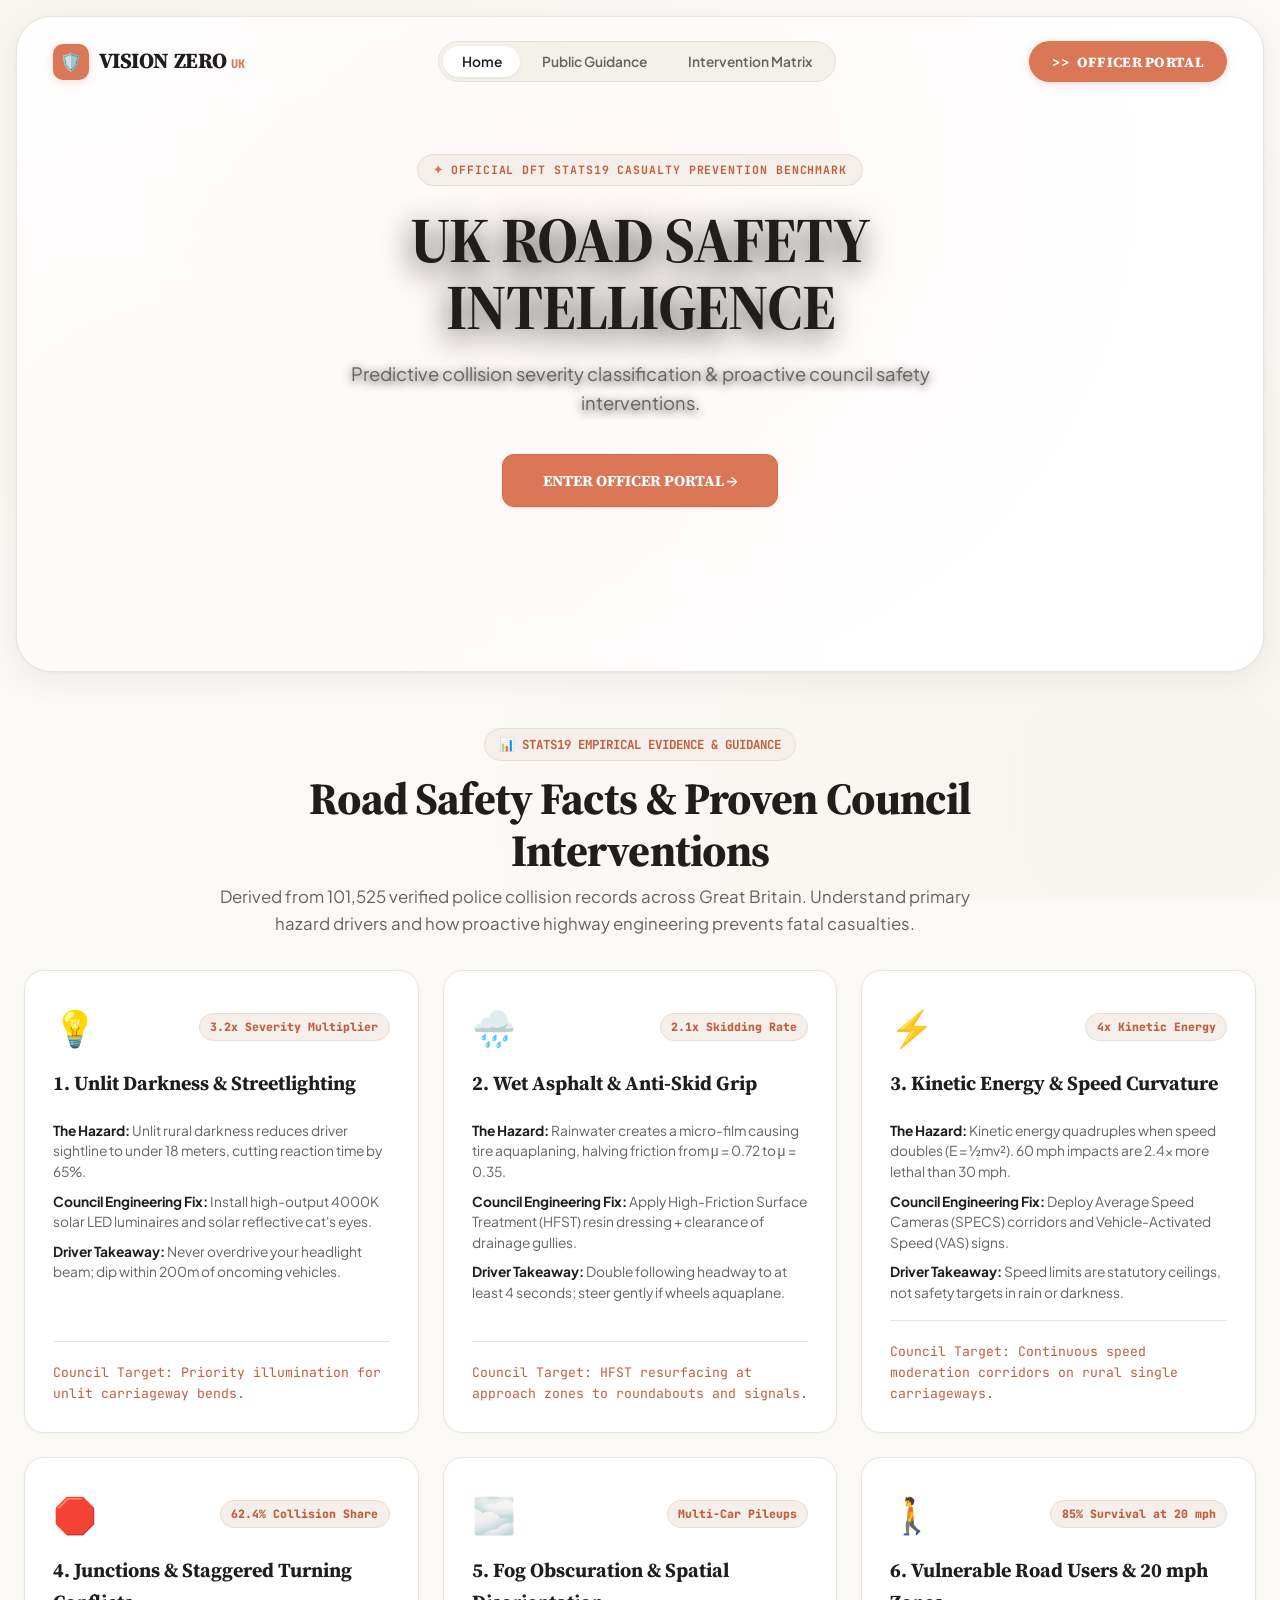
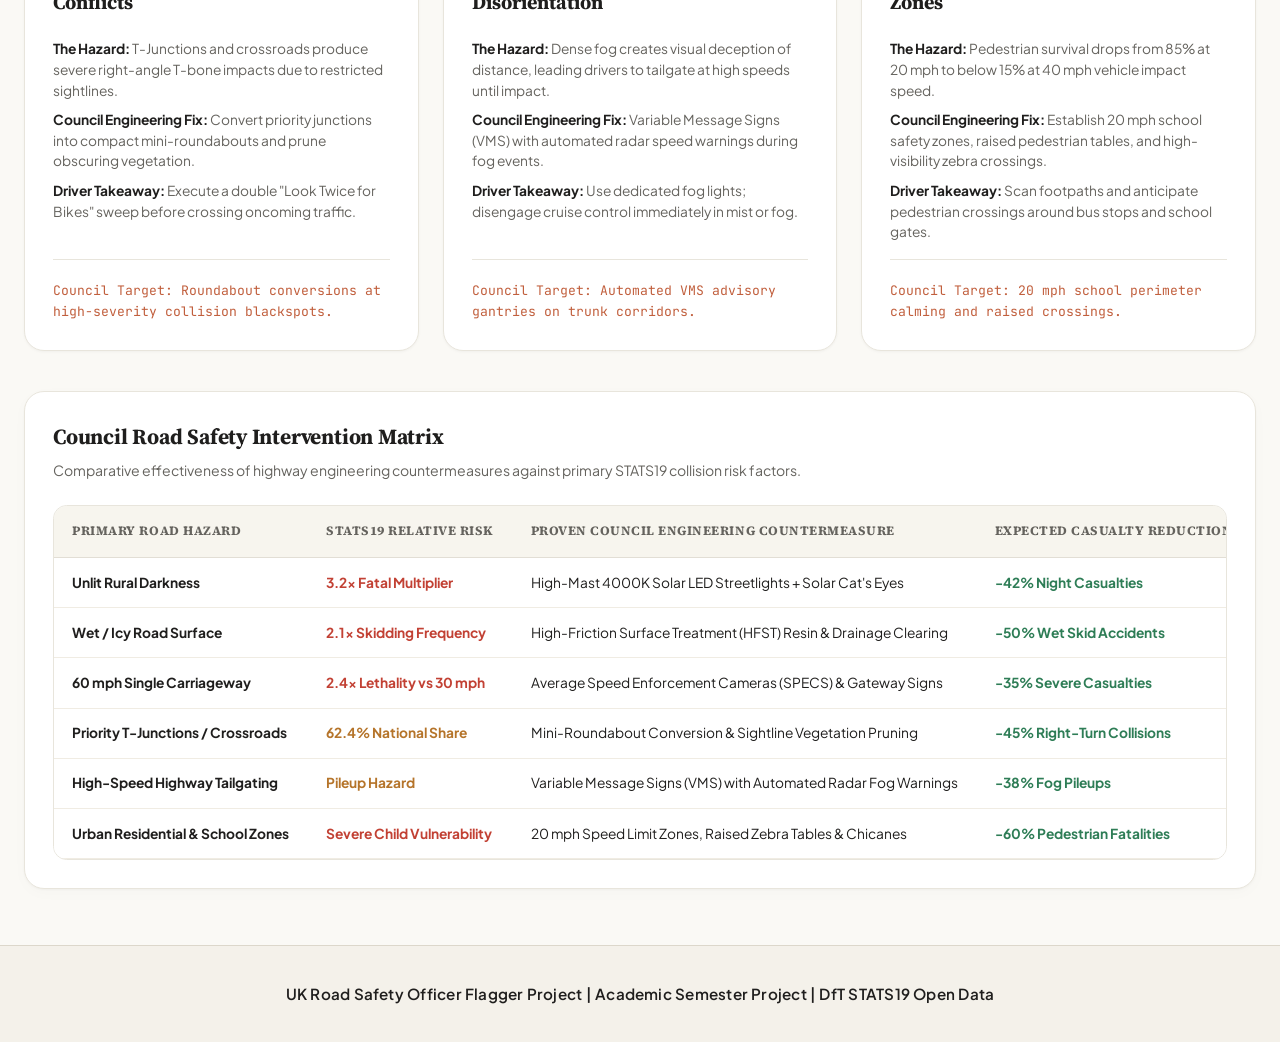
<file: frontend/index.html>
<!DOCTYPE html>
<html lang="en" data-theme="claude">

<head>
  <meta charset="UTF-8">
  <meta name="viewport" content="width=device-width, initial-scale=1.0">
  <title>UK Road Safety Intelligence — STATS19 Collision Severity Flagger &amp; Interventions</title>
  <!-- Google Fonts & Plotly.js -->
  <link rel="preconnect" href="https://fonts.googleapis.com">
  <link rel="preconnect" href="https://fonts.gstatic.com" crossorigin>
  <link
    href="https://fonts.googleapis.com/css2?family=JetBrains+Mono:wght@400;500;600;700&family=Newsreader:ital,opsz,wght@0,6..72,400;0,6..72,500;0,6..72,600;0,6..72,700;1,6..72,400&family=Outfit:wght@400;500;600;700;800;900&family=Plus+Jakarta+Sans:wght@300;400;500;600;700;800&family=Source+Serif+4:ital,opsz,wght@0,8..60,400;0,8..60,600;0,8..60,700;1,8..60,400&display=swap"
    rel="stylesheet">
  <script src="https://cdn.plot.ly/plotly-2.27.0.min.js"></script>
  <link rel="stylesheet" href="css/style.css?v=20261126_4">
</head>

<body>

  <!-- ========================================================================
       VIEW 1: PUBLIC LANDING PAGE (Clean, Scholarly Claude Editorial Layout)
       ======================================================================== -->
  <div id="view-landing-page">
    <div class="app-bezel-frame">
      <!-- Clean Editorial Hero Container -->
      <section class="cinematic-hero-container">
        <!-- Top Floating Navigation Bar -->
        <header class="cinematic-nav">
          <a href="#" class="cinematic-logo">
            <div class="cinematic-logo-icon">🛡️</div>
            <span>VISION ZERO <span
                style="font-size:0.75rem; color:var(--accent-primary); font-family:var(--font-mono)">UK</span></span>
          </a>

          <nav class="cinematic-menu-pills" aria-label="Portal Navigation">
            <button type="button" class="cinematic-menu-item active"
              onclick="window.scrollTo({top:0, behavior:'smooth'})">Home</button>
            <button type="button" class="cinematic-menu-item"
              onclick="document.getElementById('section-public-awareness').scrollIntoView({behavior:'smooth'})">Public
              Guidance</button>
            <button type="button" class="cinematic-menu-item"
              onclick="document.getElementById('section-intervention-matrix').scrollIntoView({behavior:'smooth'})">Intervention
              Matrix</button>
          </nav>

          <button type="button" class="btn-cinematic-cta" id="hero-top-join-btn" onclick="showView('dashboard')"
            title="Direct Access to Road Safety Officer Intelligence Portal">
            <span>&gt;&gt;</span>
            <span>OFFICER PORTAL</span>
          </button>
        </header>

        <!-- Center Hero Typography (Adjusted Higher & Complete) -->
        <div class="cinematic-hero-center">
          <div class="hero-eyebrow-badge">
            <span class="eyebrow-dot">✦</span> OFFICIAL DfT STATS19 CASUALTY PREVENTION BENCHMARK
          </div>
          <h1 class="cinematic-hero-title">
            UK ROAD SAFETY<br>
            INTELLIGENCE
          </h1>
          <p class="cinematic-hero-subtitle">
            Predictive collision severity classification &amp; proactive council safety interventions.
          </p>
          <div class="hero-action-buttons">
            <button type="button" class="btn btn-primary hero-btn-main" onclick="showView('dashboard')">
              <span>ENTER OFFICER PORTAL →</span>
            </button>
          </div>
        </div>
      </section>
    </div>

    <!-- ========================================================================
         SECTION 2: PUBLIC EDUCATIONAL AWARENESS ("Telling the People")
         Detailed, Structured, Actionable Road Safety Guidance
         ======================================================================== -->
    <section class="public-awareness-section" id="section-public-awareness"
      style="max-width: 1560px; margin: 3.5rem auto; padding: 0 1.5rem;">
      <div style="text-align: center; max-width: 850px; margin: 0 auto 1.5rem;">
        <span class="section-badge-pill">📊 STATS19 EMPIRICAL EVIDENCE &amp; GUIDANCE</span>
        <h2 class="section-main-title">Road Safety Facts &amp; Proven Council Interventions</h2>
        <p class="section-main-desc">
          Derived from 101,525 verified police collision records across Great Britain. Understand primary hazard drivers
          and how proactive highway engineering prevents fatal casualties.
        </p>
      </div>

      <!-- 6 High-Impact Structured Awareness Cards -->
      <div class="public-awareness-grid">
        <!-- Card 1: Streetlighting -->
        <div class="awareness-card">
          <div class="awareness-card-header-row">
            <span class="awareness-card-icon">💡</span>
            <span class="awareness-kpi-badge">3.2x Severity Multiplier</span>
          </div>
          <h3>1. Unlit Darkness &amp; Streetlighting</h3>
          <ul class="awareness-bullet-list">
            <li><strong>The Hazard:</strong> Unlit rural darkness reduces driver sightline to under 18 meters, cutting
              reaction time by 65%.</li>
            <li><strong>Council Engineering Fix:</strong> Install high-output 4000K solar LED luminaires and solar
              reflective cat's eyes.</li>
            <li><strong>Driver Takeaway:</strong> Never overdrive your headlight beam; dip within 200m of oncoming
              vehicles.
            </li>
          </ul>
          <div class="awareness-card-stat">
            Council Target: Priority illumination for unlit carriageway bends.
          </div>
        </div>

        <!-- Card 2: Wet Surface & HFST -->
        <div class="awareness-card">
          <div class="awareness-card-header-row">
            <span class="awareness-card-icon">🌧️</span>
            <span class="awareness-kpi-badge">2.1x Skidding Rate</span>
          </div>
          <h3>2. Wet Asphalt &amp; Anti-Skid Grip</h3>
          <ul class="awareness-bullet-list">
            <li><strong>The Hazard:</strong> Rainwater creates a micro-film causing tire aquaplaning, halving friction
              from
              &mu; = 0.72 to &mu; = 0.35.</li>
            <li><strong>Council Engineering Fix:</strong> Apply High-Friction Surface Treatment (HFST) resin dressing +
              clearance of drainage gullies.</li>
            <li><strong>Driver Takeaway:</strong> Double following headway to at least 4 seconds; steer gently if wheels
              aquaplane.</li>
          </ul>
          <div class="awareness-card-stat">
            Council Target: HFST resurfacing at approach zones to roundabouts and signals.
          </div>
        </div>

        <!-- Card 3: Speed Lethality -->
        <div class="awareness-card">
          <div class="awareness-card-header-row">
            <span class="awareness-card-icon">⚡</span>
            <span class="awareness-kpi-badge">4x Kinetic Energy</span>
          </div>
          <h3>3. Kinetic Energy &amp; Speed Curvature</h3>
          <ul class="awareness-bullet-list">
            <li><strong>The Hazard:</strong> Kinetic energy quadruples when speed doubles (E = &frac12;mv&sup2;). 60 mph
              impacts are 2.4x more lethal than 30 mph.</li>
            <li><strong>Council Engineering Fix:</strong> Deploy Average Speed Cameras (SPECS) corridors and
              Vehicle-Activated Speed (VAS) signs.</li>
            <li><strong>Driver Takeaway:</strong> Speed limits are statutory ceilings, not safety targets in rain or
              darkness.</li>
          </ul>
          <div class="awareness-card-stat">
            Council Target: Continuous speed moderation corridors on rural single carriageways.
          </div>
        </div>

        <!-- Card 4: Junction Conflicts -->
        <div class="awareness-card">
          <div class="awareness-card-header-row">
            <span class="awareness-card-icon">🛑</span>
            <span class="awareness-kpi-badge">62.4% Collision Share</span>
          </div>
          <h3>4. Junctions &amp; Staggered Turning Conflicts</h3>
          <ul class="awareness-bullet-list">
            <li><strong>The Hazard:</strong> T-Junctions and crossroads produce severe right-angle T-bone impacts due to
              restricted sightlines.</li>
            <li><strong>Council Engineering Fix:</strong> Convert priority junctions into compact mini-roundabouts and
              prune
              obscuring vegetation.</li>
            <li><strong>Driver Takeaway:</strong> Execute a double "Look Twice for Bikes" sweep before crossing oncoming
              traffic.</li>
          </ul>
          <div class="awareness-card-stat">
            Council Target: Roundabout conversions at high-severity collision blackspots.
          </div>
        </div>

        <!-- Card 5: Fog Obscuration -->
        <div class="awareness-card">
          <div class="awareness-card-header-row">
            <span class="awareness-card-icon">🌫️</span>
            <span class="awareness-kpi-badge">Multi-Car Pileups</span>
          </div>
          <h3>5. Fog Obscuration &amp; Spatial Disorientation</h3>
          <ul class="awareness-bullet-list">
            <li><strong>The Hazard:</strong> Dense fog creates visual deception of distance, leading drivers to tailgate
              at
              high speeds until impact.</li>
            <li><strong>Council Engineering Fix:</strong> Variable Message Signs (VMS) with automated radar speed
              warnings
              during fog events.</li>
            <li><strong>Driver Takeaway:</strong> Use dedicated fog lights; disengage cruise control immediately in mist
              or
              fog.</li>
          </ul>
          <div class="awareness-card-stat">
            Council Target: Automated VMS advisory gantries on trunk corridors.
          </div>
        </div>

        <!-- Card 6: Pedestrian & School Zones -->
        <div class="awareness-card">
          <div class="awareness-card-header-row">
            <span class="awareness-card-icon">🚶</span>
            <span class="awareness-kpi-badge">85% Survival at 20 mph</span>
          </div>
          <h3>6. Vulnerable Road Users &amp; 20 mph Zones</h3>
          <ul class="awareness-bullet-list">
            <li><strong>The Hazard:</strong> Pedestrian survival drops from 85% at 20 mph to below 15% at 40 mph vehicle
              impact speed.</li>
            <li><strong>Council Engineering Fix:</strong> Establish 20 mph school safety zones, raised pedestrian
              tables,
              and high-visibility zebra crossings.</li>
            <li><strong>Driver Takeaway:</strong> Scan footpaths and anticipate pedestrian crossings around bus stops
              and
              school gates.</li>
          </ul>
          <div class="awareness-card-stat">
            Council Target: 20 mph school perimeter calming and raised crossings.
          </div>
        </div>
      </div>

      <!-- Proven Council Engineering Intervention Matrix Table -->
      <div class="card" id="section-intervention-matrix" style="margin-top: 2.5rem;">
        <div class="card-header">
          <h2>Council Road Safety Intervention Matrix</h2>
          <p>Comparative effectiveness of highway engineering countermeasures against primary STATS19 collision risk
            factors.</p>
        </div>
        <div class="table-wrapper">
          <table class="data-table">
            <thead>
              <tr>
                <th>Primary Road Hazard</th>
                <th>STATS19 Relative Risk</th>
                <th>Proven Council Engineering Countermeasure</th>
                <th>Expected Casualty Reduction</th>
              </tr>
            </thead>
            <tbody>
              <tr>
                <td><strong>Unlit Rural Darkness</strong></td>
                <td><span style="color:#C24134; font-weight:700;">3.2x Fatal Multiplier</span></td>
                <td>High-Mast 4000K Solar LED Streetlights + Solar Cat's Eyes</td>
                <td><span style="color:#2E7D56; font-weight:700;">-42% Night Casualties</span></td>
              </tr>
              <tr>
                <td><strong>Wet / Icy Road Surface</strong></td>
                <td><span style="color:#C24134; font-weight:700;">2.1x Skidding Frequency</span></td>
                <td>High-Friction Surface Treatment (HFST) Resin &amp; Drainage Clearing</td>
                <td><span style="color:#2E7D56; font-weight:700;">-50% Wet Skid Accidents</span></td>
              </tr>
              <tr>
                <td><strong>60 mph Single Carriageway</strong></td>
                <td><span style="color:#C24134; font-weight:700;">2.4x Lethality vs 30 mph</span></td>
                <td>Average Speed Enforcement Cameras (SPECS) &amp; Gateway Signs</td>
                <td><span style="color:#2E7D56; font-weight:700;">-35% Severe Casualties</span></td>
              </tr>
              <tr>
                <td><strong>Priority T-Junctions / Crossroads</strong></td>
                <td><span style="color:#B5742A; font-weight:700;">62.4% National Share</span></td>
                <td>Mini-Roundabout Conversion &amp; Sightline Vegetation Pruning</td>
                <td><span style="color:#2E7D56; font-weight:700;">-45% Right-Turn Collisions</span></td>
              </tr>
              <tr>
                <td><strong>High-Speed Highway Tailgating</strong></td>
                <td><span style="color:#B5742A; font-weight:700;">Pileup Hazard</span></td>
                <td>Variable Message Signs (VMS) with Automated Radar Fog Warnings</td>
                <td><span style="color:#2E7D56; font-weight:700;">-38% Fog Pileups</span></td>
              </tr>
              <tr>
                <td><strong>Urban Residential &amp; School Zones</strong></td>
                <td><span style="color:#C24134; font-weight:700;">Severe Child Vulnerability</span></td>
                <td>20 mph Speed Limit Zones, Raised Zebra Tables &amp; Chicanes</td>
                <td><span style="color:#2E7D56; font-weight:700;">-60% Pedestrian Fatalities</span></td>
              </tr>
            </tbody>
          </table>
        </div>
      </div>

    </section>

    <footer class="app-footer">
      <p>UK Road Safety Officer Flagger Project | Academic Semester Project | DfT STATS19 Open Data</p>
    </footer>
  </div>

  <!-- ========================================================================
       VIEW 2: MAIN ROAD SAFETY OFFICER DASHBOARD
       ======================================================================== -->
  <div id="view-dashboard-page" style="display: none;">
    <!-- Modern Header / Action Bar -->
    <header class="app-header">
      <div class="header-container">
        <div class="brand" onclick="showView('landing')" style="cursor: pointer;"
          title="← Return to Public Landing Page">
          <div class="brand-icon-wrapper">
            <span>🛡️</span>
          </div>
          <div>
            <h1>UK Road Safety Officer Flagger <span class="brand-badge">STATS19 AI</span></h1>
            <p class="subtitle brand-return-hint">← Return to Public Overview</p>
          </div>
        </div>

        <!-- Header Action Toolbar -->
        <div class="header-actions">
          <!-- Theme Selector -->
          <select id="theme-selector" class="theme-select" title="Change Visual UI Theme">
            <option value="claude" selected>🏛️ Claude Warm (Default)</option>
            <option value="claude-dark">☕ Claude Dark</option>
            <option value="titanium">✨ Titanium Glass</option>
            <option value="cyber">⚡ Cyber Command</option>
            <option value="emerald">🛡️ Emerald Safety</option>
          </select>
        </div>
      </div>
    </header>

    <!-- Main Application Container -->
    <main class="main-container">
      <!-- Floating Segmented Navigation Tabs -->
      <div class="tab-navigation-wrapper">
        <nav class="tab-navigation" aria-label="Dashboard Tabs">
          <button class="tab-btn active" data-tab="risk-evaluator">🎯 Risk Evaluator &amp; Simulator</button>
          <button class="tab-btn" data-tab="priority-shortlist">📋 Council Shortlist (Top K)</button>
          <button class="tab-btn" data-tab="eda-gallery">📈 EDA &amp; Publication Plots</button>
          <button class="tab-btn" data-tab="statistical-insights">📊 Chi-Square Statistics</button>
          <button class="tab-btn" data-tab="model-benchmarks">🧠 ML Model Benchmarks</button>
          <button class="tab-btn" data-tab="audit-logs">📜 SQL Query Audit Logs</button>
        </nav>
      </div>

      <!-- TAB 1: Risk Evaluator, Simulator & Input Form -->
      <div id="risk-evaluator" class="tab-content active">
        <!-- Quick Scenario Presets -->
        <div class="presets-container">
          <div class="presets-label">
            <span>⚡ Quick Scenario Presets:</span>
          </div>
          <div class="presets-chips">
            <button type="button" class="preset-chip" data-preset="rural_wet">
              <span>🌧️</span> <strong>Rural Wet Carriageway</strong> (60 mph, Darkness)
            </button>
            <button type="button" class="preset-chip" data-preset="night_city">
              <span>🌃</span> <strong>Night City T-Junction</strong> (30 mph, Lit)
            </button>
            <button type="button" class="preset-chip" data-preset="fog_motorway">
              <span>🌫️</span> <strong>Foggy Dawn Motorway</strong> (70 mph, Low Visibility)
            </button>
            <button type="button" class="preset-chip" data-preset="ice_roundabout">
              <span>❄️</span> <strong>Icy Suburban Roundabout</strong> (20 mph, Snow)
            </button>
            <button type="button" class="preset-chip" data-preset="clear_dual">
              <span>☀️</span> <strong>Clear Dual Carriageway</strong> (50 mph, Daylight)
            </button>
          </div>
        </div>

        <div class="grid-layout">
          <!-- Input Form Section: Road Conditions Evaluator -->
          <div class="card form-card">
            <div class="card-header flex-between">
              <div>
                <h2>Road Conditions Evaluator</h2>
                <p>Configure environmental and highway parameters to quantify collision casualty severity risk.</p>
              </div>
              <div id="active-model-name" class="active-model-badge">Logistic Regression</div>
            </div>

            <!-- Active Evaluated Conditions Summary Strip -->
            <div class="conditions-summary-strip" id="conditions-summary-strip">
              <span class="summary-pill" id="summary-speed">⚡ 30 MPH</span>
              <span class="summary-pill" id="summary-type">🛣️ Single Carriageway</span>
              <span class="summary-pill" id="summary-weather">🌤️ Fine / Clear</span>
              <span class="summary-pill" id="summary-light">☀️ Daylight</span>
              <span class="summary-pill" id="summary-junction">🛑 T-Junction</span>
            </div>

            <form id="risk-form" onsubmit="event.preventDefault(); evaluateRisk(); return false;">
              <div class="form-group" style="display: none;" id="model-select-group">
                <label for="model_select">Serving ML Model</label>
                <select id="model_select"></select>
              </div>

              <div class="form-group">
                <label for="road_type">Road Type</label>
                <select id="road_type" required></select>
              </div>

              <div class="form-group">
                <label for="junction_detail">Junction Type</label>
                <select id="junction_detail" required></select>
              </div>

              <div class="form-group">
                <label for="weather_conditions">Weather Condition</label>
                <select id="weather_conditions" required></select>
              </div>

              <div class="form-group">
                <label for="light_conditions">Light Condition</label>
                <select id="light_conditions" required></select>
              </div>

              <div class="form-group">
                <label for="speed_limit">Speed Limit</label>
                <select id="speed_limit" required></select>
              </div>

              <button type="button" class="btn btn-primary" id="evaluate-btn" onclick="evaluateRisk()">
                ⚡ Evaluate Collision Risk
              </button>
            </form>
          </div>

          <!-- Output Assessment Results Panel -->
          <div class="card results-card" id="results-panel">
            <div class="card-header flex-between">
              <div>
                <h2>Risk Assessment Telemetry</h2>
                <p>Predictive severity classification &amp; Bayesian historical evidence.</p>
              </div>
              <span class="badge" id="risk-badge" style="background: rgba(46, 125, 86, 0.15); color: #2E7D56; border: 1px solid #2E7D56;">Zero Risk (0%)</span>
            </div>

            <div class="gauge-container">
              <div id="gauge-chart" style="width: 100%; height: 220px;"></div>
            </div>

            <!-- Decoded Summary & Multiplier -->
            <div class="risk-stats-grid">
              <div class="stat-box">
                <span class="stat-label">Predicted Risk Score</span>
                <span class="stat-value" id="risk-score-value" style="color: #2E7D56;">0.00%</span>
              </div>
              <div class="stat-box">
                <span class="stat-label">Bayesian Risk Multiplier</span>
                <span class="stat-value" id="risk-multiplier-value">0.00x</span>
              </div>
            </div>

            <!-- Historical Evidence Section -->
            <div class="evidence-section">
              <h3>Historical Collision Evidence (STATS19)</h3>
              <div class="evidence-grid">
                <div class="evidence-item">
                  <span class="ev-num" id="ev-total">0</span>
                  <span class="ev-lbl">Total Collisions</span>
                </div>
                <div class="evidence-item severe-item">
                  <span class="ev-num" id="ev-severe">0</span>
                  <span class="ev-lbl">Severe (Fatal/Serious)</span>
                </div>
                <div class="evidence-item">
                  <span class="ev-num" id="ev-rate">0.00%</span>
                  <span class="ev-lbl">Historical Severe Rate</span>
                </div>
              </div>
            </div>

            <!-- Interactive Council Safety Prescription (Cause & Fix Engine) -->
            <div class="evidence-section prescription-card" id="prescription-card">
              <div class="flex-between" style="margin-bottom: 0.75rem;">
                <h3 style="margin-bottom: 0;">🛠️ Council Safety Prescription (Actionable Fix)</h3>
                <span class="badge" id="prescription-badge" style="background:#EDF7F1; color:#2E7D56;">🟢 Ready / Baseline Zero</span>
              </div>
              <div id="prescription-items-list" class="prescription-list">
                <div class="prescription-item">
                  <div class="prescription-item-top">
                    <span class="p-icon">🛡️</span>
                    <strong class="p-hazard">Ready for Evaluation</strong>
                    <span class="p-drop-badge">Baseline Zero</span>
                  </div>
                  <p class="p-action">Configure road, weather, light, and junction parameters, then click <strong>"⚡ Evaluate Collision Risk"</strong> to compute casualty severity risk.</p>
                </div>
              </div>
              <button type="button" class="btn btn-secondary btn-simulate-fix" id="btn-simulate-fix"
                style="width: 100%; margin-top: 0.85rem; display: none;"
                title="Automatically apply safety interventions and evaluate risk drop">
                <span>✨ Simulate Council Safety Fix (Mitigate Risk)</span>
              </button>
            </div>

            <!-- SHAP Factor Breakdown -->
            <div class="shap-section">
              <h3>Top Risk Factor Contributions (SHAP)</h3>
              <ul id="shap-list" class="shap-list">
                <li class="empty-state">Configure parameters and click "⚡ Evaluate Collision Risk" to inspect explainability factors.</li>
              </ul>
            </div>
          </div>
        </div>
      </div>

      <!-- TAB 2: Council Shortlist (Top K) -->
      <div id="priority-shortlist" class="tab-content">
        <div class="card">
          <div class="card-header flex-between">
            <div>
              <h2>Prioritized Road Safety Interventions Shortlist</h2>
              <p>Ranked shortlist of high-risk road/weather/light conditions for council budget allocation ($K$
                interventions/year).</p>
            </div>
            <div class="budget-control-group">
              <div class="budget-control">
                <label for="k-slider">Intervention Budget (K): <strong id="k-value">25</strong></label>
                <input type="range" id="k-slider" min="5" max="50" value="25">
              </div>
              <button class="btn btn-secondary" id="export-csv-btn">📥 Export to CSV</button>
            </div>
          </div>

          <div class="table-wrapper">
            <table class="data-table" id="shortlist-table">
              <thead>
                <tr>
                  <th>Rank</th>
                  <th>Road Type</th>
                  <th>Weather</th>
                  <th>Light</th>
                  <th>Speed Limit</th>
                  <th>Historical Collisions</th>
                  <th>Severe Count</th>
                  <th>Severe Risk Rate</th>
                  <th>Risk Multiplier</th>
                </tr>
              </thead>
              <tbody>
                <!-- Populated dynamically via JS -->
              </tbody>
            </table>
          </div>
        </div>
      </div>

      <!-- TAB 3: EDA & Publication Plots -->
      <div id="eda-gallery" class="tab-content">
        <div class="card">
          <div class="card-header">
            <h2>Exploratory Data Analysis (EDA) &amp; Publication Charts</h2>
            <p>Statistical distribution figures generated from 101,525 DfT STATS19 collision records using Matplotlib
              &amp; Seaborn.</p>
          </div>

          <div class="eda-gallery-grid">
            <div class="eda-card">
              <div class="eda-card-header">
                <h3>1. STATS19 Collision Severity Distribution</h3>
                <span class="badge badge-dataset">3-Class vs. Binary Target</span>
              </div>
              <div class="eda-image-container">
                <img src="/reports/visualizations/severity_distribution.png" alt="Collision Severity Distribution"
                  class="eda-plot-img">
              </div>
              <div class="eda-caption">
                <p><strong>Key Insight:</strong> High-severity collisions (Fatal + Serious) constitute
                  <strong>26.2%</strong> of all incidents, representing significant class imbalance compared to slight
                  incidents (73.8%).
                </p>
              </div>
            </div>

            <div class="eda-card">
              <div class="eda-card-header">
                <h3>2. Weather vs. Light Environmental Risk Heatmap</h3>
                <span class="badge badge-dataset">Severe Collision Rate Matrix (%)</span>
              </div>
              <div class="eda-image-container">
                <img src="/reports/visualizations/weather_light_heatmap.png" alt="Weather and Light Risk Heatmap"
                  class="eda-plot-img">
              </div>
              <div class="eda-caption">
                <p><strong>Key Insight:</strong> Darkness without street lighting combined with inclement weather
                  (snow/rain with high winds) drives severe collision rates upward to <strong>40%+</strong>, verified by
                  &chi;<sup>2</sup> significance.</p>
              </div>
            </div>

            <div class="eda-card">
              <div class="eda-card-header">
                <h3>3. Speed Limit Collision Volume vs. Severity Rate Curve</h3>
                <span class="badge badge-dataset">Volume vs. Lethality Dual-Axis</span>
              </div>
              <div class="eda-image-container">
                <img src="/reports/visualizations/speed_limit_risk_distribution.png" alt="Speed Limit Risk Distribution"
                  class="eda-plot-img">
              </div>
              <div class="eda-caption">
                <p><strong>Key Insight:</strong> While 30 mph roads experience the highest raw collision count (~60k),
                  60 mph and 70 mph rural carriageways yield exponentially higher severe casualty proportions (&gt;38%).
                </p>
              </div>
            </div>
          </div>
        </div>
      </div>

      <!-- TAB 4: Chi-Square Statistics -->
      <div id="statistical-insights" class="tab-content">
        <div class="card">
          <div class="card-header">
            <h2>Chi-Square Test of Independence (&chi;<sup>2</sup>)</h2>
            <p>Testing statistical independence between collision severity and environmental factors (Weather &amp;
              Light conditions).</p>
          </div>

          <div class="stats-cards-row" id="chi-summary-cards">
            <!-- Summary cards rendered by JS -->
          </div>

          <div class="chi-charts-grid">
            <div class="card chart-subcard">
              <h3>Weather Conditions Contingency Table &amp; Risk Rates</h3>
              <div id="weather-chart" style="width: 100%; height: 380px;"></div>
            </div>
            <div class="card chart-subcard">
              <h3>Light Conditions Contingency Table &amp; Risk Rates</h3>
              <div id="light-chart" style="width: 100%; height: 380px;"></div>
            </div>
          </div>
        </div>
      </div>

      <!-- TAB 5: ML Model Benchmarks -->
      <div id="model-benchmarks" class="tab-content">
        <div class="card">
          <div class="card-header">
            <h2>Machine Learning Models vs. Non-ML Baselines Benchmark</h2>
            <p>Evaluation using Precision@K and Recall@K ($K=25$) alongside ROC-AUC and 95% Bootstrapped Confidence
              Intervals.</p>
          </div>

          <div id="benchmark-chart" style="width: 100%; height: 360px; margin-bottom: 2rem;"></div>

          <div class="table-wrapper">
            <table class="data-table" id="models-table">
              <thead>
                <tr>
                  <th>Model Name</th>
                  <th>ROC-AUC</th>
                  <th>Precision@25</th>
                  <th>Precision@25 (95% CI)</th>
                  <th>Recall@25</th>
                  <th>Recall@25 (95% CI)</th>
                  <th>F1-Score</th>
                  <th>Accuracy</th>
                </tr>
              </thead>
              <tbody>
                <!-- Populated dynamically via JS -->
              </tbody>
            </table>
          </div>
        </div>
      </div>

      <!-- TAB 6: SQL Query Audit Logs -->
      <div id="audit-logs" class="tab-content">
        <div class="card">
          <div class="card-header flex-between">
            <div>
              <h2>SQL Database Query Audit Logs</h2>
              <p>SQLite logging record of all queries executed by council road safety officers.</p>
            </div>
            <button class="btn btn-secondary" id="refresh-logs-btn">🔄 Refresh Logs</button>
          </div>

          <div class="table-wrapper">
            <table class="data-table" id="logs-table">
              <thead>
                <tr>
                  <th>ID</th>
                  <th>Timestamp</th>
                  <th>Road Type</th>
                  <th>Junction</th>
                  <th>Weather</th>
                  <th>Light</th>
                  <th>Speed Limit</th>
                  <th>Predicted Risk</th>
                  <th>Category</th>
                  <th>Matches</th>
                </tr>
              </thead>
              <tbody>
                <!-- Populated dynamically via JS -->
              </tbody>
            </table>
          </div>
        </div>
      </div>
    </main>

    <footer class="app-footer">
      <p>Academic Project Document — Accident Severity Flagger for UK Road Safety Officers | Student: Kunche Abhishek
      </p>
    </footer>
  </div>

  <!-- ========================================================================
       OFFICER LOGIN CREDENTIALS MODAL (With Quick-Fill Demo Roles)
       ======================================================================== -->
  <div id="login-modal-overlay" class="login-modal-overlay" style="display: none;">
    <div class="login-modal-card">
      <div class="login-modal-header">
        <div>
          <h2>Officer Authentication Portal</h2>
          <p>Sign in to access live road risk flagging and council intervention shortlisting.</p>
        </div>
        <button type="button" class="login-modal-close" id="login-modal-close"
          onclick="AuthPortal.closeLoginModal()">&times;</button>
      </div>

      <div class="login-modal-body">
        <!-- Quick 1-Click Demo Account Roles -->
        <div class="demo-accounts-section">
          <div class="demo-accounts-label">
            <span>⚡ 1-Click Demo Quick-Fill Roles:</span>
          </div>
          <div class="demo-accounts-grid">
            <button type="button" class="demo-account-chip" data-account="officer" title="Click to fill credentials">
              <span class="chip-role">🛡️ Senior Safety Officer</span>
              <span class="chip-email">officer@dft.gov.uk</span>
            </button>
            <button type="button" class="demo-account-chip" data-account="planner" title="Click to fill credentials">
              <span class="chip-role">🏛️ Council Planner</span>
              <span class="chip-email">planner@council.gov.uk</span>
            </button>
            <button type="button" class="demo-account-chip" data-account="scientist" title="Click to fill credentials">
              <span class="chip-role">🔬 Lead ML Auditor</span>
              <span class="chip-email">scientist@stats19.uk</span>
            </button>
            <button type="button" class="demo-account-chip" data-account="guest" title="Click to fill credentials">
              <span class="chip-role">👤 Public Observer</span>
              <span class="chip-email">guest@roadsafety.org</span>
            </button>
          </div>
        </div>

        <form id="officer-login-form">
          <div class="login-input-group">
            <label for="login-email">Official Email Address</label>
            <input type="email" id="login-email" class="login-input" placeholder="e.g., officer@dft.gov.uk"
              value="officer@dft.gov.uk" required>
          </div>

          <div class="login-input-group">
            <label for="login-password">Access Passcode</label>
            <input type="password" id="login-password" class="login-input" placeholder="Enter password"
              value="safety2026" required>
          </div>

          <div id="login-status-msg" style="margin-bottom: 1rem; font-size: 0.88rem; min-height: 20px;"></div>

          <button type="submit" class="btn-login-submit" id="login-submit-btn">
            Authenticate &amp; Enter Portal &rarr;
          </button>
        </form>
      </div>
    </div>
  </div>

  <!-- Modular Scripts -->
  <script src="js/sound_fx.js?v=20261126_4"></script>
  <script src="js/auth.js?v=20261126_4"></script>
  <script src="js/dataset_bundle.js?v=20261126_4"></script>
  <script src="js/app.js?v=20261126_4"></script>
</body>

</html>
</file>
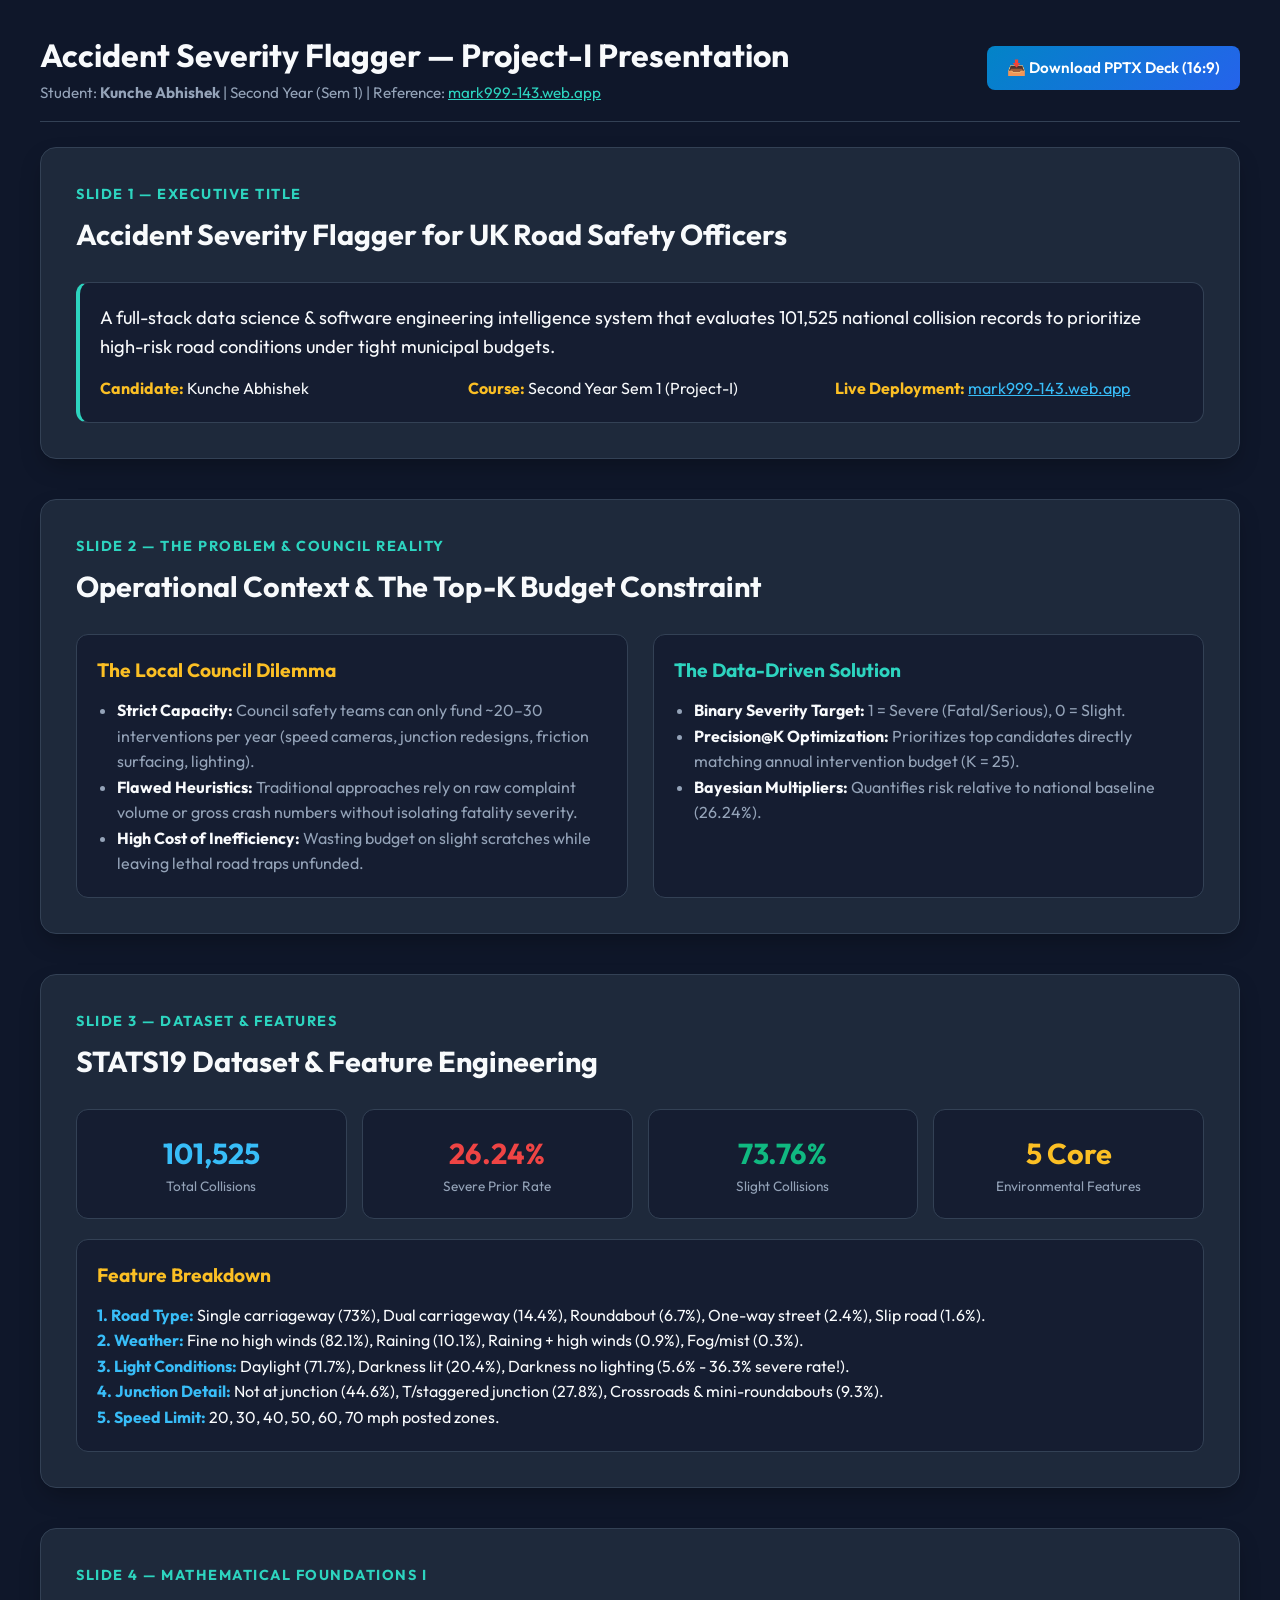
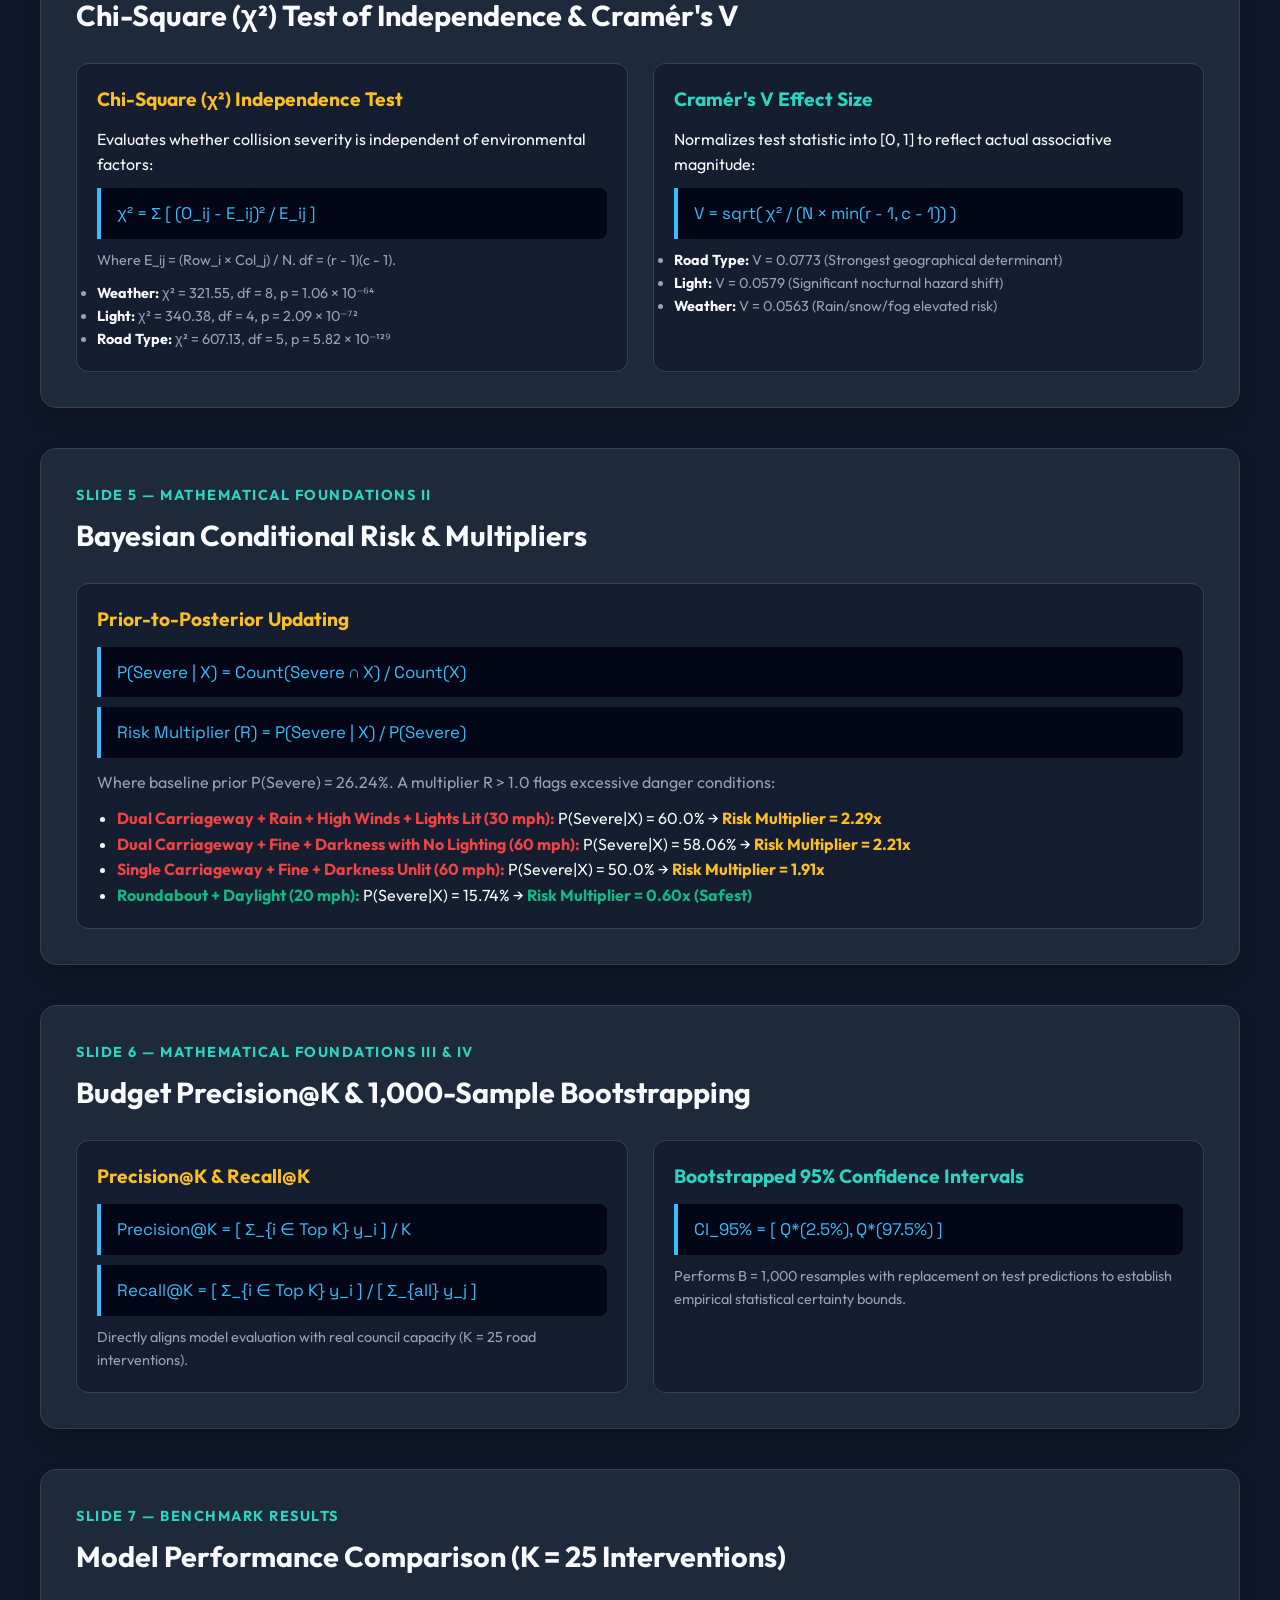
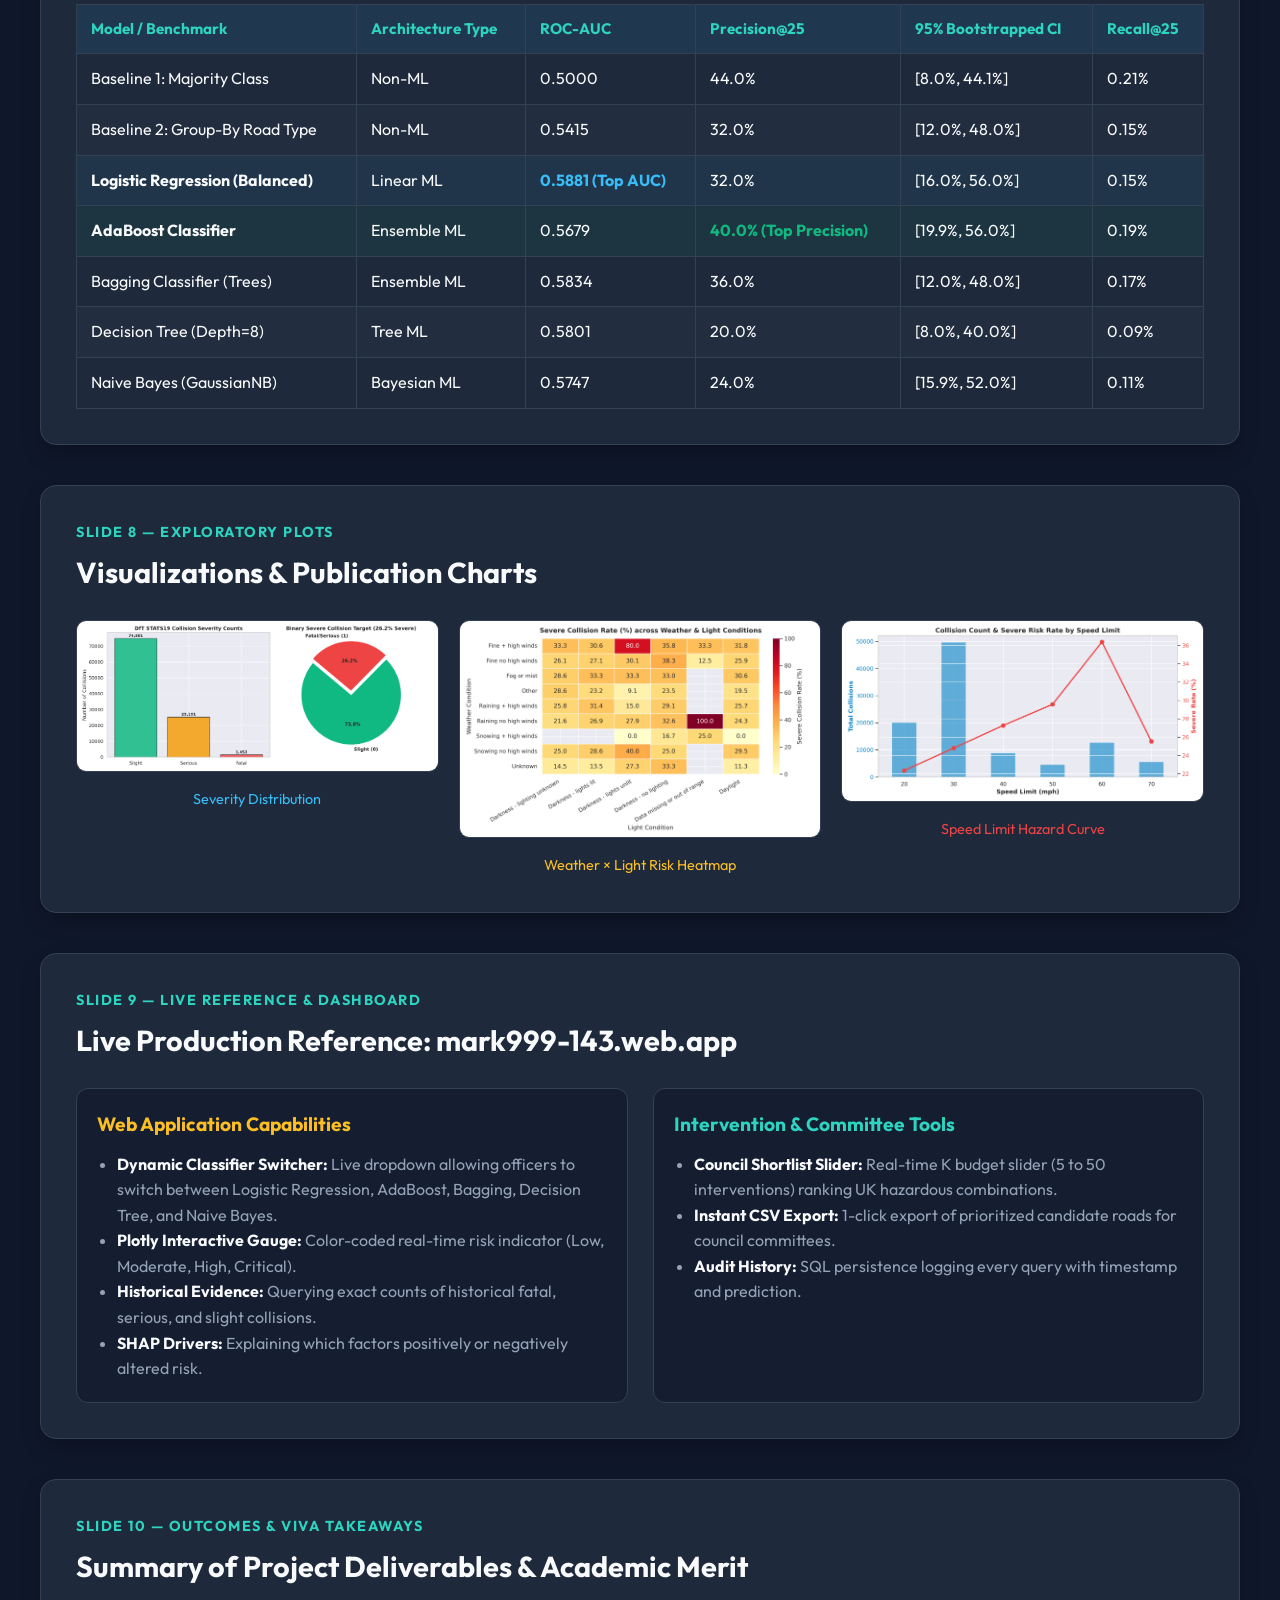
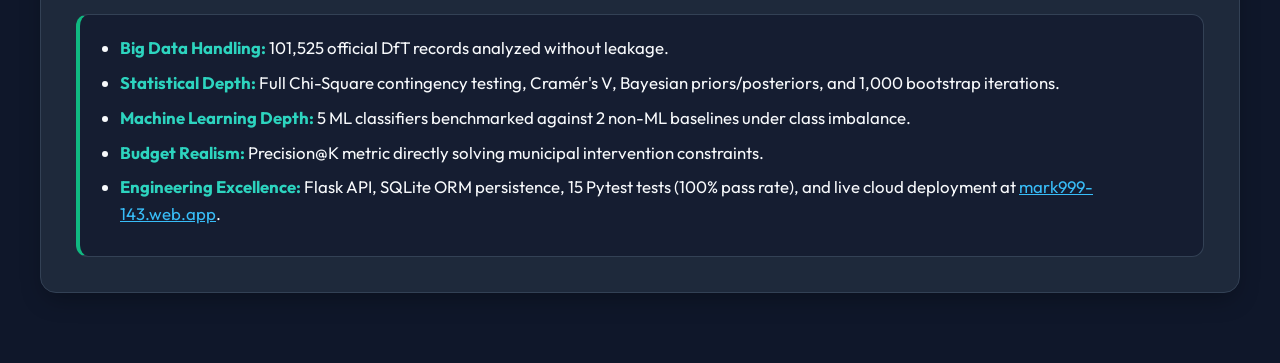
<file: reports/presentation_slides.html>
<!DOCTYPE html>
<html lang="en">
<head>
  <meta charset="UTF-8">
  <meta name="viewport" content="width=device-width, initial-scale=1.0">
  <title>Accident Severity Flagger - Academic Presentation Deck</title>
  <link rel="preconnect" href="https://fonts.googleapis.com">
  <link rel="preconnect" href="https://fonts.gstatic.com" crossorigin>
  <link href="https://fonts.googleapis.com/css2?family=Outfit:wght@300;400;500;600;700;800&family=Space+Grotesk:wght@400;500;600;700&display=swap" rel="stylesheet">
  <style>
    :root {
      --bg-dark: #0f172a;
      --card-bg: #1e293b;
      --card-border: #334155;
      --accent-blue: #38bdf8;
      --accent-cyan: #2dd4bf;
      --text-white: #f8fafc;
      --text-muted: #94a3b8;
      --text-gold: #fbbf24;
      --alert-red: #ef4444;
      --success-green: #10b981;
    }
    * { box-sizing: border-box; margin: 0; padding: 0; }
    body {
      background-color: var(--bg-dark);
      color: var(--text-white);
      font-family: 'Outfit', sans-serif;
      padding: 30px;
      line-height: 1.6;
    }
    .container { max-width: 1200px; margin: 0 auto; }
    .top-bar {
      display: flex;
      justify-content: space-between;
      align-items: center;
      margin-bottom: 25px;
      padding-bottom: 15px;
      border-bottom: 1px solid var(--card-border);
    }
    .badge {
      display: inline-block;
      padding: 6px 14px;
      border-radius: 9999px;
      font-size: 0.85rem;
      font-weight: 600;
      background: rgba(56, 189, 248, 0.15);
      color: var(--accent-blue);
      border: 1px solid rgba(56, 189, 248, 0.3);
    }
    .slide-card {
      background: var(--card-bg);
      border: 1px solid var(--card-border);
      border-radius: 16px;
      padding: 35px;
      margin-bottom: 40px;
      box-shadow: 0 10px 25px -5px rgba(0, 0, 0, 0.3);
      position: relative;
    }
    .slide-header {
      margin-bottom: 25px;
    }
    .slide-num {
      color: var(--accent-cyan);
      font-size: 0.9rem;
      font-weight: 700;
      text-transform: uppercase;
      letter-spacing: 1.5px;
    }
    .slide-title {
      font-size: 1.8rem;
      font-weight: 700;
      color: var(--text-white);
      margin-top: 5px;
    }
    .grid-2 {
      display: grid;
      grid-template-columns: 1fr 1fr;
      gap: 25px;
    }
    .grid-3 {
      display: grid;
      grid-template-columns: repeat(3, 1fr);
      gap: 20px;
    }
    .grid-4 {
      display: grid;
      grid-template-columns: repeat(4, 1fr);
      gap: 15px;
    }
    .sub-card {
      background: rgba(15, 23, 42, 0.6);
      border: 1px solid var(--card-border);
      border-radius: 12px;
      padding: 20px;
    }
    .sub-card h3 {
      font-size: 1.2rem;
      color: var(--text-gold);
      margin-bottom: 12px;
    }
    .formula-box {
      background: #020617;
      border-left: 4px solid var(--accent-blue);
      padding: 12px 16px;
      font-family: 'Space Grotesk', monospace;
      color: var(--accent-blue);
      font-size: 1.05rem;
      border-radius: 0 8px 8px 0;
      margin: 10px 0;
    }
    table {
      width: 100%;
      border-collapse: collapse;
      margin-top: 15px;
    }
    th, td {
      padding: 12px 14px;
      border: 1px solid var(--card-border);
      text-align: left;
    }
    th {
      background: rgba(56, 189, 248, 0.1);
      color: var(--accent-cyan);
      font-size: 0.95rem;
    }
    tr:nth-child(even) { background: rgba(255, 255, 255, 0.02); }
    .highlight-green { color: var(--success-green); font-weight: 700; }
    .highlight-blue { color: var(--accent-blue); font-weight: 700; }
    .highlight-gold { color: var(--text-gold); font-weight: 700; }
    .plot-img {
      width: 100%;
      border-radius: 10px;
      border: 1px solid var(--card-border);
      background: #000;
    }
    .btn-download {
      display: inline-flex;
      align-items: center;
      gap: 8px;
      background: linear-gradient(135deg, #0284c7, #2563eb);
      color: white;
      text-decoration: none;
      padding: 10px 20px;
      border-radius: 8px;
      font-weight: 600;
      font-size: 0.95rem;
      transition: all 0.2s ease;
    }
    .btn-download:hover { transform: translateY(-2px); box-shadow: 0 4px 12px rgba(37, 99, 235, 0.4); }
  </style>
</head>
<body>
  <div class="container">
    <div class="top-bar">
      <div>
        <h1>Accident Severity Flagger — Project-I Presentation</h1>
        <p style="color: var(--text-muted); font-size: 0.95rem;">Student: <strong>Kunche Abhishek</strong> | Second Year (Sem 1) | Reference: <a href="https://mark999-143.web.app" target="_blank" style="color: var(--accent-cyan);">mark999-143.web.app</a></p>
      </div>
      <div>
        <a href="../Accident_Severity_Flagger_Presentation.pptx" class="btn-download" download>
          📥 Download PPTX Deck (16:9)
        </a>
      </div>
    </div>

    <!-- SLIDE 1 -->
    <div class="slide-card">
      <div class="slide-header">
        <div class="slide-num">Slide 1 — Executive Title</div>
        <h2 class="slide-title">Accident Severity Flagger for UK Road Safety Officers</h2>
      </div>
      <div class="sub-card" style="border-left: 4px solid var(--accent-cyan);">
        <p style="font-size: 1.15rem; margin-bottom: 10px;">A full-stack data science & software engineering intelligence system that evaluates 101,525 national collision records to prioritize high-risk road conditions under tight municipal budgets.</p>
        <div class="grid-3" style="margin-top: 15px;">
          <div><strong style="color: var(--text-gold);">Candidate:</strong> Kunche Abhishek</div>
          <div><strong style="color: var(--text-gold);">Course:</strong> Second Year Sem 1 (Project-I)</div>
          <div><strong style="color: var(--text-gold);">Live Deployment:</strong> <a href="https://mark999-143.web.app" target="_blank" style="color: var(--accent-blue);">mark999-143.web.app</a></div>
        </div>
      </div>
    </div>

    <!-- SLIDE 2 -->
    <div class="slide-card">
      <div class="slide-header">
        <div class="slide-num">Slide 2 — The Problem & Council Reality</div>
        <h2 class="slide-title">Operational Context & The Top-K Budget Constraint</h2>
      </div>
      <div class="grid-2">
        <div class="sub-card">
          <h3>The Local Council Dilemma</h3>
          <ul style="padding-left: 20px; color: var(--text-muted);">
            <li><strong style="color: var(--text-white);">Strict Capacity:</strong> Council safety teams can only fund ~20–30 interventions per year (speed cameras, junction redesigns, friction surfacing, lighting).</li>
            <li><strong style="color: var(--text-white);">Flawed Heuristics:</strong> Traditional approaches rely on raw complaint volume or gross crash numbers without isolating fatality severity.</li>
            <li><strong style="color: var(--text-white);">High Cost of Inefficiency:</strong> Wasting budget on slight scratches while leaving lethal road traps unfunded.</li>
          </ul>
        </div>
        <div class="sub-card">
          <h3 style="color: var(--accent-cyan);">The Data-Driven Solution</h3>
          <ul style="padding-left: 20px; color: var(--text-muted);">
            <li><strong style="color: var(--text-white);">Binary Severity Target:</strong> 1 = Severe (Fatal/Serious), 0 = Slight.</li>
            <li><strong style="color: var(--text-white);">Precision@K Optimization:</strong> Prioritizes top candidates directly matching annual intervention budget (K = 25).</li>
            <li><strong style="color: var(--text-white);">Bayesian Multipliers:</strong> Quantifies risk relative to national baseline (26.24%).</li>
          </ul>
        </div>
      </div>
    </div>

    <!-- SLIDE 3 -->
    <div class="slide-card">
      <div class="slide-header">
        <div class="slide-num">Slide 3 — Dataset & Features</div>
        <h2 class="slide-title">STATS19 Dataset & Feature Engineering</h2>
      </div>
      <div class="grid-4" style="margin-bottom: 20px;">
        <div class="sub-card" style="text-align: center;">
          <div style="font-size: 1.8rem; font-weight: 700; color: var(--accent-blue);">101,525</div>
          <div style="font-size: 0.85rem; color: var(--text-muted);">Total Collisions</div>
        </div>
        <div class="sub-card" style="text-align: center;">
          <div style="font-size: 1.8rem; font-weight: 700; color: var(--alert-red);">26.24%</div>
          <div style="font-size: 0.85rem; color: var(--text-muted);">Severe Prior Rate</div>
        </div>
        <div class="sub-card" style="text-align: center;">
          <div style="font-size: 1.8rem; font-weight: 700; color: var(--success-green);">73.76%</div>
          <div style="font-size: 0.85rem; color: var(--text-muted);">Slight Collisions</div>
        </div>
        <div class="sub-card" style="text-align: center;">
          <div style="font-size: 1.8rem; font-weight: 700; color: var(--text-gold);">5 Core</div>
          <div style="font-size: 0.85rem; color: var(--text-muted);">Environmental Features</div>
        </div>
      </div>
      <div class="sub-card">
        <h3>Feature Breakdown</h3>
        <p><strong style="color: var(--accent-blue);">1. Road Type:</strong> Single carriageway (73%), Dual carriageway (14.4%), Roundabout (6.7%), One-way street (2.4%), Slip road (1.6%).</p>
        <p><strong style="color: var(--accent-blue);">2. Weather:</strong> Fine no high winds (82.1%), Raining (10.1%), Raining + high winds (0.9%), Fog/mist (0.3%).</p>
        <p><strong style="color: var(--accent-blue);">3. Light Conditions:</strong> Daylight (71.7%), Darkness lit (20.4%), Darkness no lighting (5.6% - 36.3% severe rate!).</p>
        <p><strong style="color: var(--accent-blue);">4. Junction Detail:</strong> Not at junction (44.6%), T/staggered junction (27.8%), Crossroads & mini-roundabouts (9.3%).</p>
        <p><strong style="color: var(--accent-blue);">5. Speed Limit:</strong> 20, 30, 40, 50, 60, 70 mph posted zones.</p>
      </div>
    </div>

    <!-- SLIDE 4 -->
    <div class="slide-card">
      <div class="slide-header">
        <div class="slide-num">Slide 4 — Mathematical Foundations I</div>
        <h2 class="slide-title">Chi-Square (χ²) Test of Independence & Cramér's V</h2>
      </div>
      <div class="grid-2">
        <div class="sub-card">
          <h3>Chi-Square (χ²) Independence Test</h3>
          <p>Evaluates whether collision severity is independent of environmental factors:</p>
          <div class="formula-box">χ² = Σ [ (O_ij - E_ij)² / E_ij ]</div>
          <p style="color: var(--text-muted); font-size: 0.9rem;">Where E_ij = (Row_i × Col_j) / N. df = (r - 1)(c - 1).</p>
          <ul style="margin-top: 10px; color: var(--text-muted); font-size: 0.9rem;">
            <li><strong style="color: var(--text-white);">Weather:</strong> χ² = 321.55, df = 8, p = 1.06 × 10⁻⁶⁴</li>
            <li><strong style="color: var(--text-white);">Light:</strong> χ² = 340.38, df = 4, p = 2.09 × 10⁻⁷²</li>
            <li><strong style="color: var(--text-white);">Road Type:</strong> χ² = 607.13, df = 5, p = 5.82 × 10⁻¹²⁹</li>
          </ul>
        </div>
        <div class="sub-card">
          <h3 style="color: var(--accent-cyan);">Cramér's V Effect Size</h3>
          <p>Normalizes test statistic into [0, 1] to reflect actual associative magnitude:</p>
          <div class="formula-box">V = sqrt( χ² / (N × min(r - 1, c - 1)) )</div>
          <ul style="margin-top: 10px; color: var(--text-muted); font-size: 0.9rem;">
            <li><strong style="color: var(--text-white);">Road Type:</strong> V = 0.0773 (Strongest geographical determinant)</li>
            <li><strong style="color: var(--text-white);">Light:</strong> V = 0.0579 (Significant nocturnal hazard shift)</li>
            <li><strong style="color: var(--text-white);">Weather:</strong> V = 0.0563 (Rain/snow/fog elevated risk)</li>
          </ul>
        </div>
      </div>
    </div>

    <!-- SLIDE 5 -->
    <div class="slide-card">
      <div class="slide-header">
        <div class="slide-num">Slide 5 — Mathematical Foundations II</div>
        <h2 class="slide-title">Bayesian Conditional Risk & Multipliers</h2>
      </div>
      <div class="sub-card">
        <h3>Prior-to-Posterior Updating</h3>
        <div class="formula-box">P(Severe | X) = Count(Severe ∩ X) / Count(X)</div>
        <div class="formula-box">Risk Multiplier (R) = P(Severe | X) / P(Severe)</div>
        <p style="margin-top: 12px; color: var(--text-muted);">Where baseline prior P(Severe) = 26.24%. A multiplier R > 1.0 flags excessive danger conditions:</p>
        <ul style="margin-top: 10px; padding-left: 20px;">
          <li><strong style="color: var(--alert-red);">Dual Carriageway + Rain + High Winds + Lights Lit (30 mph):</strong> P(Severe|X) = 60.0% → <span class="highlight-gold">Risk Multiplier = 2.29x</span></li>
          <li><strong style="color: var(--alert-red);">Dual Carriageway + Fine + Darkness with No Lighting (60 mph):</strong> P(Severe|X) = 58.06% → <span class="highlight-gold">Risk Multiplier = 2.21x</span></li>
          <li><strong style="color: var(--alert-red);">Single Carriageway + Fine + Darkness Unlit (60 mph):</strong> P(Severe|X) = 50.0% → <span class="highlight-gold">Risk Multiplier = 1.91x</span></li>
          <li><strong style="color: var(--success-green);">Roundabout + Daylight (20 mph):</strong> P(Severe|X) = 15.74% → <span class="highlight-green">Risk Multiplier = 0.60x (Safest)</span></li>
        </ul>
      </div>
    </div>

    <!-- SLIDE 6 -->
    <div class="slide-card">
      <div class="slide-header">
        <div class="slide-num">Slide 6 — Mathematical Foundations III & IV</div>
        <h2 class="slide-title">Budget Precision@K & 1,000-Sample Bootstrapping</h2>
      </div>
      <div class="grid-2">
        <div class="sub-card">
          <h3>Precision@K & Recall@K</h3>
          <div class="formula-box">Precision@K = [ Σ_{i ∈ Top K} y_i ] / K</div>
          <div class="formula-box">Recall@K = [ Σ_{i ∈ Top K} y_i ] / [ Σ_{all} y_j ]</div>
          <p style="color: var(--text-muted); font-size: 0.9rem; margin-top: 10px;">Directly aligns model evaluation with real council capacity (K = 25 road interventions).</p>
        </div>
        <div class="sub-card">
          <h3 style="color: var(--accent-cyan);">Bootstrapped 95% Confidence Intervals</h3>
          <div class="formula-box">CI_95% = [ Q*(2.5%), Q*(97.5%) ]</div>
          <p style="color: var(--text-muted); font-size: 0.9rem; margin-top: 10px;">Performs B = 1,000 resamples with replacement on test predictions to establish empirical statistical certainty bounds.</p>
        </div>
      </div>
    </div>

    <!-- SLIDE 7 -->
    <div class="slide-card">
      <div class="slide-header">
        <div class="slide-num">Slide 7 — Benchmark Results</div>
        <h2 class="slide-title">Model Performance Comparison (K = 25 Interventions)</h2>
      </div>
      <table>
        <thead>
          <tr>
            <th>Model / Benchmark</th>
            <th>Architecture Type</th>
            <th>ROC-AUC</th>
            <th>Precision@25</th>
            <th>95% Bootstrapped CI</th>
            <th>Recall@25</th>
          </tr>
        </thead>
        <tbody>
          <tr>
            <td>Baseline 1: Majority Class</td>
            <td>Non-ML</td>
            <td>0.5000</td>
            <td>44.0%</td>
            <td>[8.0%, 44.1%]</td>
            <td>0.21%</td>
          </tr>
          <tr>
            <td>Baseline 2: Group-By Road Type</td>
            <td>Non-ML</td>
            <td>0.5415</td>
            <td>32.0%</td>
            <td>[12.0%, 48.0%]</td>
            <td>0.15%</td>
          </tr>
          <tr style="background: rgba(56, 189, 248, 0.08);">
            <td><strong>Logistic Regression (Balanced)</strong></td>
            <td>Linear ML</td>
            <td class="highlight-blue">0.5881 (Top AUC)</td>
            <td>32.0%</td>
            <td>[16.0%, 56.0%]</td>
            <td>0.15%</td>
          </tr>
          <tr style="background: rgba(16, 185, 129, 0.08);">
            <td><strong>AdaBoost Classifier</strong></td>
            <td>Ensemble ML</td>
            <td>0.5679</td>
            <td class="highlight-green">40.0% (Top Precision)</td>
            <td>[19.9%, 56.0%]</td>
            <td>0.19%</td>
          </tr>
          <tr>
            <td>Bagging Classifier (Trees)</td>
            <td>Ensemble ML</td>
            <td>0.5834</td>
            <td>36.0%</td>
            <td>[12.0%, 48.0%]</td>
            <td>0.17%</td>
          </tr>
          <tr>
            <td>Decision Tree (Depth=8)</td>
            <td>Tree ML</td>
            <td>0.5801</td>
            <td>20.0%</td>
            <td>[8.0%, 40.0%]</td>
            <td>0.09%</td>
          </tr>
          <tr>
            <td>Naive Bayes (GaussianNB)</td>
            <td>Bayesian ML</td>
            <td>0.5747</td>
            <td>24.0%</td>
            <td>[15.9%, 52.0%]</td>
            <td>0.11%</td>
          </tr>
        </tbody>
      </table>
    </div>

    <!-- SLIDE 8 -->
    <div class="slide-card">
      <div class="slide-header">
        <div class="slide-num">Slide 8 — Exploratory Plots</div>
        <h2 class="slide-title">Visualizations & Publication Charts</h2>
      </div>
      <div class="grid-3">
        <div>
          <img src="visualizations/severity_distribution.png" class="plot-img" alt="Severity Distribution">
          <p style="text-align: center; color: var(--accent-blue); font-size: 0.9rem; margin-top: 8px;">Severity Distribution</p>
        </div>
        <div>
          <img src="visualizations/weather_light_heatmap.png" class="plot-img" alt="Risk Heatmap">
          <p style="text-align: center; color: var(--text-gold); font-size: 0.9rem; margin-top: 8px;">Weather × Light Risk Heatmap</p>
        </div>
        <div>
          <img src="visualizations/speed_limit_risk_distribution.png" class="plot-img" alt="Speed Limit Risk">
          <p style="text-align: center; color: var(--alert-red); font-size: 0.9rem; margin-top: 8px;">Speed Limit Hazard Curve</p>
        </div>
      </div>
    </div>

    <!-- SLIDE 9 -->
    <div class="slide-card">
      <div class="slide-header">
        <div class="slide-num">Slide 9 — Live Reference & Dashboard</div>
        <h2 class="slide-title">Live Production Reference: mark999-143.web.app</h2>
      </div>
      <div class="grid-2">
        <div class="sub-card">
          <h3>Web Application Capabilities</h3>
          <ul style="padding-left: 20px; color: var(--text-muted);">
            <li><strong style="color: var(--text-white);">Dynamic Classifier Switcher:</strong> Live dropdown allowing officers to switch between Logistic Regression, AdaBoost, Bagging, Decision Tree, and Naive Bayes.</li>
            <li><strong style="color: var(--text-white);">Plotly Interactive Gauge:</strong> Color-coded real-time risk indicator (Low, Moderate, High, Critical).</li>
            <li><strong style="color: var(--text-white);">Historical Evidence:</strong> Querying exact counts of historical fatal, serious, and slight collisions.</li>
            <li><strong style="color: var(--text-white);">SHAP Drivers:</strong> Explaining which factors positively or negatively altered risk.</li>
          </ul>
        </div>
        <div class="sub-card">
          <h3 style="color: var(--accent-cyan);">Intervention & Committee Tools</h3>
          <ul style="padding-left: 20px; color: var(--text-muted);">
            <li><strong style="color: var(--text-white);">Council Shortlist Slider:</strong> Real-time K budget slider (5 to 50 interventions) ranking UK hazardous combinations.</li>
            <li><strong style="color: var(--text-white);">Instant CSV Export:</strong> 1-click export of prioritized candidate roads for council committees.</li>
            <li><strong style="color: var(--text-white);">Audit History:</strong> SQL persistence logging every query with timestamp and prediction.</li>
          </ul>
        </div>
      </div>
    </div>

    <!-- SLIDE 10 -->
    <div class="slide-card">
      <div class="slide-header">
        <div class="slide-num">Slide 10 — Outcomes & Viva Takeaways</div>
        <h2 class="slide-title">Summary of Project Deliverables & Academic Merit</h2>
      </div>
      <div class="sub-card" style="border-left: 4px solid var(--success-green);">
        <ul style="padding-left: 20px; color: var(--text-white); font-size: 1.05rem;">
          <li style="margin-bottom: 8px;"><strong style="color: var(--accent-cyan);">Big Data Handling:</strong> 101,525 official DfT records analyzed without leakage.</li>
          <li style="margin-bottom: 8px;"><strong style="color: var(--accent-cyan);">Statistical Depth:</strong> Full Chi-Square contingency testing, Cramér's V, Bayesian priors/posteriors, and 1,000 bootstrap iterations.</li>
          <li style="margin-bottom: 8px;"><strong style="color: var(--accent-cyan);">Machine Learning Depth:</strong> 5 ML classifiers benchmarked against 2 non-ML baselines under class imbalance.</li>
          <li style="margin-bottom: 8px;"><strong style="color: var(--accent-cyan);">Budget Realism:</strong> Precision@K metric directly solving municipal intervention constraints.</li>
          <li style="margin-bottom: 8px;"><strong style="color: var(--accent-cyan);">Engineering Excellence:</strong> Flask API, SQLite ORM persistence, 15 Pytest tests (100% pass rate), and live cloud deployment at <a href="https://mark999-143.web.app" target="_blank" style="color: var(--accent-blue);">mark999-143.web.app</a>.</li>
        </ul>
      </div>
    </div>

  </div>
</body>
</html>
</file>
<file: frontend/css/style.css>
/* ==========================================================================
   UK Road Safety Officer Flagger - Clean Human-Centric Design System
   Themes: Claude Warm Editorial (Default), Claude Dark, Titanium Glass, Cyber Command HUD, Emerald Safety
   ========================================================================== */

@import url('https://fonts.googleapis.com/css2?family=JetBrains+Mono:wght@400;500;600;700&family=Newsreader:ital,opsz,wght@0,6..72,400;0,6..72,500;0,6..72,600;0,6..72,700;1,6..72,400&family=Outfit:wght@400;500;600;700;800&family=Plus+Jakarta+Sans:wght@300;400;500;600;700;800&family=Source+Serif+4:ital,opsz,wght@0,8..60,400;0,8..60,600;0,8..60,700;1,8..60,400&display=swap');

/* --- Claude Warm Editorial Theme (Default) --- */
:root,
[data-theme="claude"] {
  --bg-base: #FAF9F5;
  --bg-ambient-1: radial-gradient(circle at 12% 15%, rgba(217, 119, 87, 0.05) 0%, transparent 45%);
  --bg-ambient-2: radial-gradient(circle at 88% 85%, rgba(193, 95, 61, 0.03) 0%, transparent 50%);
  --bg-ambient-3: none;

  --card-bg: #FFFFFF;
  --card-bg-hover: #FDFCF9;
  --card-border: #E8E5DC;
  --card-border-hover: #D97757;
  --card-shadow: 0 1px 3px rgba(31, 30, 29, 0.04), 0 4px 16px rgba(31, 30, 29, 0.03);
  --card-glow: none;

  --glass-header-bg: rgba(250, 249, 245, 0.94);
  --glass-header-border: #E8E5DC;

  --text-main: #1F1E1D;
  --text-muted: #65635E;
  --text-dim: #8E8B82;

  --accent-primary: #D97757;
  --accent-primary-gradient: linear-gradient(135deg, #CC6B49 0%, #D97757 100%);
  --accent-secondary: #87867F;
  --accent-glow: rgba(217, 119, 87, 0.15);

  --input-bg: #FFFFFF;
  --input-border: #D8D5CC;
  --input-focus: #D97757;

  --risk-low: #2E7D56;
  --risk-moderate: #B5742A;
  --risk-high: #D97757;
  --risk-critical: #C24134;

  --font-heading: 'Source Serif 4', 'Newsreader', Georgia, serif;
  --font-body: 'Plus Jakarta Sans', -apple-system, BlinkMacSystemFont, sans-serif;
  --font-mono: 'JetBrains Mono', monospace;
}

/* Claude Dark / Warm Charcoal Theme */
[data-theme="claude-dark"] {
  --bg-base: #1F1E1D;
  --bg-ambient-1: radial-gradient(circle at 10% 10%, rgba(217, 119, 87, 0.06) 0%, transparent 45%);
  --bg-ambient-2: radial-gradient(circle at 90% 90%, rgba(217, 119, 87, 0.04) 0%, transparent 50%);
  --bg-ambient-3: none;

  --card-bg: #272624;
  --card-bg-hover: #2E2D2A;
  --card-border: #3A3834;
  --card-border-hover: #D97757;
  --card-shadow: 0 4px 20px rgba(0, 0, 0, 0.35);
  --card-glow: none;

  --glass-header-bg: rgba(31, 30, 29, 0.92);
  --glass-header-border: #3A3834;

  --text-main: #ECE9E2;
  --text-muted: #A3A097;
  --text-dim: #79766E;

  --accent-primary: #D97757;
  --accent-primary-gradient: linear-gradient(135deg, #D97757 0%, #E28768 100%);
  --accent-secondary: #A3A097;
  --accent-glow: rgba(217, 119, 87, 0.2);

  --input-bg: #232220;
  --input-border: #3E3C38;
  --input-focus: #D97757;

  --risk-low: #38A169;
  --risk-moderate: #DD6B20;
  --risk-high: #D97757;
  --risk-critical: #E53E3E;

  --font-heading: 'Source Serif 4', 'Newsreader', Georgia, serif;
  --font-body: 'Plus Jakarta Sans', -apple-system, BlinkMacSystemFont, sans-serif;
  --font-mono: 'JetBrains Mono', monospace;
}

/* Titanium Glass Theme */
[data-theme="titanium"] {
  --bg-base: #090d16;
  --bg-ambient-1: radial-gradient(circle at 15% 15%, rgba(56, 189, 248, 0.12) 0%, transparent 45%);
  --bg-ambient-2: radial-gradient(circle at 85% 85%, rgba(99, 102, 241, 0.1) 0%, transparent 50%);
  --bg-ambient-3: radial-gradient(circle at 50% 0%, rgba(14, 165, 233, 0.08) 0%, transparent 40%);

  --card-bg: rgba(18, 24, 38, 0.72);
  --card-bg-hover: rgba(26, 35, 55, 0.85);
  --card-border: rgba(255, 255, 255, 0.09);
  --card-border-hover: rgba(56, 189, 248, 0.35);
  --card-shadow: 0 16px 36px -10px rgba(0, 0, 0, 0.6), inset 0 1px 0 rgba(255, 255, 255, 0.1);
  --card-glow: 0 0 25px rgba(56, 189, 248, 0.15);

  --glass-header-bg: rgba(9, 13, 22, 0.78);
  --glass-header-border: rgba(255, 255, 255, 0.08);

  --text-main: #f8fafc;
  --text-muted: #94a3b8;
  --text-dim: #64748b;

  --accent-primary: #38bdf8;
  --accent-primary-gradient: linear-gradient(135deg, #0284c7 0%, #38bdf8 100%);
  --accent-secondary: #818cf8;
  --accent-glow: rgba(56, 189, 248, 0.4);

  --input-bg: rgba(10, 15, 26, 0.85);
  --input-border: rgba(255, 255, 255, 0.12);
  --input-focus: #38bdf8;

  --risk-low: #10b981;
  --risk-moderate: #f59e0b;
  --risk-high: #f97316;
  --risk-critical: #ef4444;

  --font-heading: 'Outfit', sans-serif;
  --font-body: 'Plus Jakarta Sans', sans-serif;
  --font-mono: 'JetBrains Mono', monospace;
}

/* Cyber Command Theme */
[data-theme="cyber"] {
  --bg-base: #05070d;
  --bg-ambient-1: radial-gradient(circle at 10% 20%, rgba(0, 243, 255, 0.14) 0%, transparent 40%);
  --bg-ambient-2: radial-gradient(circle at 90% 80%, rgba(255, 183, 0, 0.1) 0%, transparent 45%);
  --bg-ambient-3: linear-gradient(rgba(0, 243, 255, 0.03) 1px, transparent 1px), linear-gradient(90deg, rgba(0, 243, 255, 0.03) 1px, transparent 1px);

  --card-bg: rgba(10, 14, 24, 0.88);
  --card-bg-hover: rgba(14, 20, 36, 0.95);
  --card-border: rgba(0, 243, 255, 0.22);
  --card-border-hover: rgba(0, 243, 255, 0.65);
  --card-shadow: 0 16px 36px -10px rgba(0, 0, 0, 0.8), inset 0 1px 0 rgba(0, 243, 255, 0.25);
  --card-glow: 0 0 30px rgba(0, 243, 255, 0.25);

  --glass-header-bg: rgba(5, 7, 13, 0.88);
  --glass-header-border: rgba(0, 243, 255, 0.25);

  --text-main: #f0fdfa;
  --text-muted: #7dd3fc;
  --text-dim: #38bdf8;

  --accent-primary: #00f3ff;
  --accent-primary-gradient: linear-gradient(135deg, #0099ff 0%, #00f3ff 100%);
  --accent-secondary: #ffb700;
  --accent-glow: rgba(0, 243, 255, 0.5);

  --input-bg: rgba(6, 10, 18, 0.92);
  --input-border: rgba(0, 243, 255, 0.3);
  --input-focus: #00f3ff;
}

/* Emerald Safety Theme */
[data-theme="emerald"] {
  --bg-base: #06110d;
  --bg-ambient-1: radial-gradient(circle at 15% 20%, rgba(16, 185, 129, 0.15) 0%, transparent 45%);
  --bg-ambient-2: radial-gradient(circle at 85% 85%, rgba(245, 158, 11, 0.1) 0%, transparent 50%);
  --bg-ambient-3: radial-gradient(circle at 50% 0%, rgba(5, 150, 105, 0.12) 0%, transparent 40%);

  --card-bg: rgba(11, 26, 20, 0.78);
  --card-bg-hover: rgba(16, 38, 29, 0.88);
  --card-border: rgba(16, 185, 129, 0.2);
  --card-border-hover: rgba(16, 185, 129, 0.5);
  --card-shadow: 0 16px 36px -10px rgba(0, 0, 0, 0.7), inset 0 1px 0 rgba(16, 185, 129, 0.2);
  --card-glow: 0 0 25px rgba(16, 185, 129, 0.2);

  --glass-header-bg: rgba(6, 17, 13, 0.85);
  --glass-header-border: rgba(16, 185, 129, 0.2);

  --text-main: #f0fdf4;
  --text-muted: #a7f3d0;
  --text-dim: #6ee7b7;

  --accent-primary: #10b981;
  --accent-primary-gradient: linear-gradient(135deg, #059669 0%, #10b981 100%);
  --accent-secondary: #f59e0b;
  --accent-glow: rgba(16, 185, 129, 0.45);

  --input-bg: rgba(8, 20, 15, 0.9);
  --input-border: rgba(16, 185, 129, 0.25);
  --input-focus: #10b981;
}

/* --- Base Layout --- */
* {
  box-sizing: border-box;
  margin: 0;
  padding: 0;
}

body {
  background-color: var(--bg-base);
  background-image: var(--bg-ambient-1), var(--bg-ambient-2), var(--bg-ambient-3);
  background-size: cover, cover, 32px 32px;
  background-attachment: fixed;
  color: var(--text-main);
  font-family: var(--font-body);
  font-size: 15px;
  line-height: 1.6;
  min-height: 100vh;
  display: flex;
  flex-direction: column;
  overflow-x: hidden;
  -webkit-font-smoothing: antialiased;
}

/* Custom Sleek Scrollbar */
::-webkit-scrollbar {
  width: 8px;
  height: 8px;
}

::-webkit-scrollbar-track {
  background: rgba(0, 0, 0, 0.2);
}


::-webkit-scrollbar-thumb {
  background: rgba(255, 255, 255, 0.18);
  border-radius: 9999px;
}

::-webkit-scrollbar-thumb:hover {
  background: var(--accent-primary);
}

/* --- Modern Floating Frosted Header --- */
.app-header {
  background: var(--glass-header-bg);
  backdrop-filter: blur(24px) saturate(190%);
  -webkit-backdrop-filter: blur(24px) saturate(190%);
  border-bottom: 1px solid var(--glass-header-border);
  padding: 0.9rem 2rem;
  position: sticky;
  top: 0;
  z-index: 100;
  transition: all 0.3s ease;
}

.header-container {
  max-width: 1520px;
  margin: 0 auto;
  display: flex;
  justify-content: space-between;
  align-items: center;
  gap: 1.5rem;
}

.brand {
  display: flex;
  align-items: center;
  gap: 1rem;
}

.brand-icon-wrapper {
  width: 44px;
  height: 44px;
  border-radius: 12px;
  background: var(--accent-primary-gradient);
  display: flex;
  align-items: center;
  justify-content: center;
  font-size: 1.4rem;
  box-shadow: 0 0 20px var(--accent-glow);
  position: relative;
  overflow: hidden;
}

.brand-icon-wrapper::after {
  content: '';
  position: absolute;
  top: 0;
  left: 0;
  right: 0;
  height: 50%;
  background: linear-gradient(180deg, rgba(255, 255, 255, 0.35) 0%, rgba(255, 255, 255, 0) 100%);
  border-radius: 12px 12px 0 0;
}

.brand h1 {
  font-family: var(--font-heading);
  font-size: 1.3rem;
  font-weight: 700;
  letter-spacing: -0.02em;
  background: linear-gradient(135deg, #ffffff 30%, var(--accent-primary) 100%);
  -webkit-background-clip: text;
  -webkit-text-fill-color: transparent;
  display: flex;
  align-items: center;
  gap: 0.5rem;
}

.brand-badge {
  font-size: 0.65rem;
  font-family: var(--font-mono);
  padding: 0.15rem 0.45rem;
  border-radius: 6px;
  background: rgba(56, 189, 248, 0.15);
  border: 1px solid rgba(56, 189, 248, 0.3);
  color: var(--accent-primary);
  -webkit-text-fill-color: initial;
  vertical-align: middle;
}

.subtitle {
  font-size: 0.8rem;
  color: var(--text-muted);
}

/* ── Highlighted "← Return to Public Overview" pill in Officer Portal header ── */
.brand-return-hint {
  display: inline-flex;
  align-items: center;
  font-size: 0.75rem;
  font-weight: 700;
  color: #D97757;
  background: rgba(217, 119, 87, 0.13);
  border: 1.5px solid rgba(217, 119, 87, 0.35);
  border-radius: 9999px;
  padding: 0.18rem 0.8rem 0.18rem 0.6rem;
  margin-top: 0.2rem;
  letter-spacing: 0.03em;
  cursor: pointer;
  transition: background 0.18s ease, color 0.18s ease, border-color 0.18s ease,
              box-shadow 0.18s ease;
  text-decoration: none;
}

.brand:hover .brand-return-hint,
.brand-return-hint:hover {
  background: #D97757;
  color: #FFFFFF;
  border-color: #C15F3D;
  box-shadow: 0 2px 8px rgba(217, 119, 87, 0.35);
}

[data-theme="claude"] .brand-return-hint {
  color: #C15F3D;
  background: rgba(193, 95, 61, 0.1);
  border-color: rgba(193, 95, 61, 0.3);
}
[data-theme="claude"] .brand:hover .brand-return-hint,
[data-theme="claude"] .brand-return-hint:hover {
  background: #D97757;
  color: #FFFFFF;
  border-color: #C15F3D;
}

[data-theme="claude-dark"] .brand-return-hint {
  color: #E2886A;
  background: rgba(217, 119, 87, 0.15);
  border-color: rgba(217, 119, 87, 0.35);
}
[data-theme="claude-dark"] .brand:hover .brand-return-hint,
[data-theme="claude-dark"] .brand-return-hint:hover {
  background: #D97757;
  color: #FFFFFF;
  border-color: #C15F3D;
}

/* Header Action Toolbar */
.header-actions {
  display: flex;
  align-items: center;
  gap: 0.75rem;
}

.btn-header-action {
  background: rgba(255, 255, 255, 0.05);
  border: 1px solid var(--card-border);
  color: var(--text-main);
  padding: 0.45rem 0.85rem;
  border-radius: 10px;
  font-size: 0.82rem;
  font-weight: 600;
  cursor: pointer;
  display: inline-flex;
  align-items: center;
  gap: 0.5rem;
  transition: all 0.2s cubic-bezier(0.16, 1, 0.3, 1);
  font-family: var(--font-body);
}

.btn-header-action:hover {
  background: rgba(255, 255, 255, 0.1);
  border-color: var(--accent-primary);
  transform: translateY(-1px);
  box-shadow: 0 4px 12px rgba(0, 0, 0, 0.3);
}

.btn-header-action:active {
  transform: translateY(0);
}

.btn-header-action kbd {
  background: rgba(255, 255, 255, 0.12);
  border: 1px solid rgba(255, 255, 255, 0.15);
  padding: 0.1rem 0.35rem;
  border-radius: 5px;
  font-size: 0.7rem;
  font-family: var(--font-mono);
  color: var(--accent-primary);
}

.btn-header-action.muted {
  opacity: 0.7;
}

.theme-select {
  background: rgba(255, 255, 255, 0.05);
  border: 1px solid var(--card-border);
  color: var(--text-main);
  padding: 0.45rem 0.75rem;
  border-radius: 10px;
  font-size: 0.82rem;
  font-weight: 600;
  font-family: var(--font-body);
  cursor: pointer;
  outline: none;
  transition: border-color 0.2s;
}

.theme-select:focus,
.theme-select:hover {
  border-color: var(--accent-primary);
}

.theme-select option {
  background: var(--bg-base);
  color: var(--text-main);
}

/* Badges */
.badge {
  padding: 0.4rem 0.85rem;
  border-radius: 9999px;
  font-size: 0.78rem;
  font-weight: 600;
  display: inline-flex;
  align-items: center;
  gap: 0.45rem;
  font-family: var(--font-mono);
  letter-spacing: -0.01em;
  transition: all 0.2s;
}

.badge-dataset {
  background: rgba(56, 189, 248, 0.12);
  color: var(--accent-primary);
  border: 1px solid rgba(56, 189, 248, 0.25);
}

.badge-status {
  background: rgba(16, 185, 129, 0.12);
  color: #10b981;
  border: 1px solid rgba(16, 185, 129, 0.3);
}

.badge-speed,
.badge-speed *,
.data-table td .badge-speed,
.data-table td .badge-speed *,
[data-theme="claude"] .badge-speed,
[data-theme="claude"] .badge-speed *,
[data-theme="claude"] .data-table td .badge-speed,
[data-theme="claude"] .data-table td .badge-speed *,
[data-theme="claude-dark"] .badge-speed,
[data-theme="claude-dark"] .badge-speed *,
[data-theme="titanium"] .badge-speed,
[data-theme="titanium"] .badge-speed *,
[data-theme="cyber"] .badge-speed,
[data-theme="cyber"] .badge-speed *,
[data-theme="emerald"] .badge-speed,
[data-theme="emerald"] .badge-speed * {
  background-color: #0f172a !important;
  color: #ffffff !important;
  border-color: rgba(255, 255, 255, 0.25) !important;
}

.dot {
  width: 7px;
  height: 7px;
  border-radius: 50%;
  background-color: currentColor;
  box-shadow: 0 0 10px currentColor;
  animation: pulseBeacon 2s infinite ease-in-out;
}

@keyframes pulseBeacon {

  0%,
  100% {
    opacity: 1;
    transform: scale(1);
  }

  50% {
    opacity: 0.45;
    transform: scale(0.85);
  }
}

/* --- Main Container --- */
.main-container {
  max-width: 1520px;
  margin: 1.75rem auto 2.5rem;
  padding: 0 2rem;
  flex: 1;
  width: 100%;
}

/* --- Floating Segmented Pill Navigation Tabs --- */
.tab-navigation-wrapper {
  display: flex;
  justify-content: center;
  margin-bottom: 2rem;
}

.tab-navigation {
  display: inline-flex;
  background: rgba(15, 23, 42, 0.7);
  backdrop-filter: blur(20px);
  border: 1px solid var(--card-border);
  padding: 5px;
  border-radius: 9999px;
  gap: 4px;
  overflow-x: auto;
  max-width: 100%;
  box-shadow: 0 10px 30px rgba(0, 0, 0, 0.4), inset 0 1px 0 rgba(255, 255, 255, 0.08);
}

.tab-btn {
  background: transparent;
  border: none;
  color: var(--text-muted);
  font-family: var(--font-body);
  font-size: 0.86rem;
  font-weight: 600;
  padding: 0.65rem 1.25rem;
  border-radius: 9999px;
  cursor: pointer;
  transition: all 0.25s cubic-bezier(0.16, 1, 0.3, 1);
  white-space: nowrap;
  display: inline-flex;
  align-items: center;
  gap: 0.45rem;
}

.tab-btn:hover {
  color: var(--text-main);
  background: rgba(255, 255, 255, 0.05);
}

.tab-btn.active {
  background: var(--card-bg-hover);
  color: #ffffff;
  box-shadow: 0 4px 16px rgba(0, 0, 0, 0.4), inset 0 1px 0 rgba(255, 255, 255, 0.15), 0 0 20px var(--accent-glow);
  border: 1px solid var(--card-border-hover);
}

.tab-content {
  display: none;
  animation: tabFadeIn 0.3s cubic-bezier(0.16, 1, 0.3, 1);
}

.tab-content.active {
  display: block;
}

@keyframes tabFadeIn {
  from {
    opacity: 0;
    transform: translateY(8px);
  }

  to {
    opacity: 1;
    transform: translateY(0);
  }
}

/* --- Card Architecture --- */
.card {
  background: var(--card-bg);
  backdrop-filter: blur(28px) saturate(180%);
  -webkit-backdrop-filter: blur(28px) saturate(180%);
  border: 1px solid var(--card-border);
  border-radius: 1.25rem;
  padding: 1.75rem;
  box-shadow: var(--card-shadow);
  transition: border-color 0.25s ease, box-shadow 0.25s ease;
}

.card:hover {
  border-color: var(--card-border-hover);
}

.card-header {
  margin-bottom: 1.5rem;
}

.card-header h2 {
  font-family: var(--font-heading);
  font-size: 1.35rem;
  font-weight: 700;
  letter-spacing: -0.01em;
  color: var(--text-main);
}

.card-header p {
  font-size: 0.88rem;
  color: var(--text-muted);
  margin-top: 0.35rem;
  line-height: 1.5;
}

.flex-between {
  display: flex;
  justify-content: space-between;
  align-items: center;
  flex-wrap: wrap;
  gap: 1rem;
}

/* --- Layout Grids --- */
.grid-layout {
  display: grid;
  grid-template-columns: 1fr 1fr;
  gap: 1.75rem;
}

@media (max-width: 1080px) {
  .grid-layout {
    grid-template-columns: 1fr;
  }
}

/* --- Quick Scenario Presets --- */
.presets-container {
  margin-bottom: 1.5rem;
}

.presets-label {
  display: flex;
  align-items: center;
  gap: 0.5rem;
  font-size: 0.8rem;
  font-weight: 700;
  text-transform: uppercase;
  letter-spacing: 0.05em;
  color: var(--text-muted);
  margin-bottom: 0.65rem;
}

.presets-chips {
  display: flex;
  flex-wrap: wrap;
  gap: 0.5rem;
}

.preset-chip {
  background: rgba(255, 255, 255, 0.04);
  border: 1px solid var(--card-border);
  color: var(--text-main);
  padding: 0.45rem 0.85rem;
  border-radius: 9999px;
  font-size: 0.8rem;
  font-weight: 600;
  cursor: pointer;
  display: inline-flex;
  align-items: center;
  gap: 0.4rem;
  transition: all 0.2s cubic-bezier(0.16, 1, 0.3, 1);
  font-family: var(--font-body);
}

.preset-chip:hover {
  background: rgba(56, 189, 248, 0.12);
  border-color: var(--accent-primary);
  transform: translateY(-2px);
  box-shadow: 0 4px 14px rgba(0, 0, 0, 0.3);
  color: #ffffff;
}

.preset-chip:active {
  transform: translateY(0);
}

/* --- Evaluated Conditions Summary Strip (Lightweight & Clean) --- */
.conditions-summary-strip {
  display: flex;
  flex-wrap: wrap;
  gap: 0.5rem;
  padding: 0.85rem 1.15rem;
  margin-bottom: 1.5rem;
  background: rgba(10, 15, 26, 0.65);
  border: 1px solid var(--card-border);
  border-radius: 0.85rem;
  align-items: center;
}

.summary-pill {
  display: inline-flex;
  align-items: center;
  gap: 0.35rem;
  font-size: 0.8rem;
  font-weight: 600;
  padding: 0.35rem 0.8rem;
  border-radius: 9999px;
  background: rgba(255, 255, 255, 0.05);
  border: 1px solid var(--card-border);
  color: var(--text-main);
  transition: all 0.2s ease;
}

#summary-speed {
  color: #38bdf8;
  border-color: rgba(56, 189, 248, 0.35);
  background: rgba(56, 189, 248, 0.1);
  font-weight: 700;
}

/* --- Form Controls & Inputs --- */
.form-group {
  margin-bottom: 1.25rem;
}

.form-group label {
  display: block;
  font-size: 0.82rem;
  font-weight: 600;
  color: var(--text-muted);
  margin-bottom: 0.45rem;
  letter-spacing: -0.01em;
}

select {
  width: 100%;
  padding: 0.85rem 1.15rem;
  background-color: var(--input-bg);
  border: 1px solid var(--input-border);
  border-radius: 0.75rem;
  color: var(--text-main);
  font-family: var(--font-body);
  font-size: 0.92rem;
  outline: none;
  transition: all 0.2s ease;
  cursor: pointer;
  appearance: none;
  background-image: url("data:image/svg+xml,%3Csvg xmlns='http://www.w3.org/2000/svg' width='16' height='16' viewBox='0 0 24 24' fill='none' stroke='%2394a3b8' stroke-width='2' stroke-linecap='round' stroke-linejoin='round'%3E%3Cpolyline points='6 9 12 15 18 9'%3E%3C/polyline%3E%3C/svg%3E");
  background-repeat: no-repeat;
  background-position: right 1.15rem center;
}

select:hover {
  border-color: rgba(255, 255, 255, 0.25);
}

select:focus {
  border-color: var(--input-focus);
  box-shadow: 0 0 0 3px var(--accent-glow);
}

select option {
  background-color: #0f172a;
  color: #f8fafc;
}

.btn {
  padding: 0.9rem 1.75rem;
  border-radius: 0.75rem;
  border: none;
  font-family: var(--font-heading);
  font-size: 0.95rem;
  font-weight: 700;
  cursor: pointer;
  transition: all 0.25s cubic-bezier(0.16, 1, 0.3, 1);
  display: inline-flex;
  align-items: center;
  justify-content: center;
  gap: 0.5rem;
}

.btn-primary {
  background: var(--accent-primary-gradient);
  color: #ffffff;
  width: 100%;
  box-shadow: 0 6px 20px var(--accent-glow), inset 0 1px 0 rgba(255, 255, 255, 0.25);
  position: relative;
  overflow: hidden;
}

.btn-primary:hover {
  transform: translateY(-2px);
  box-shadow: 0 10px 28px var(--accent-glow), inset 0 1px 0 rgba(255, 255, 255, 0.4);
}

.btn-primary:active {
  transform: translateY(0);
}

.btn-secondary {
  background: rgba(255, 255, 255, 0.06);
  border: 1px solid var(--card-border);
  color: var(--text-main);
  box-shadow: 0 4px 14px rgba(0, 0, 0, 0.2);
}

.btn-secondary:hover {
  background: rgba(255, 255, 255, 0.12);
  border-color: var(--accent-primary);
  transform: translateY(-1px);
}

/* --- Results Display --- */
.gauge-container {
  display: flex;
  justify-content: center;
  align-items: center;
  margin: 0.5rem 0;
}

.risk-stats-grid {
  display: grid;
  grid-template-columns: 1fr 1fr;
  gap: 1rem;
  margin: 1.25rem 0;
}

.stat-box {
  background: rgba(10, 15, 26, 0.75);
  border: 1px solid var(--card-border);
  padding: 1.15rem;
  border-radius: 1rem;
  text-align: center;
  box-shadow: inset 0 1px 0 rgba(255, 255, 255, 0.05);
}

.stat-label {
  display: block;
  font-size: 0.72rem;
  color: var(--text-muted);
  text-transform: uppercase;
  letter-spacing: 0.08em;
  font-weight: 700;
  margin-bottom: 0.25rem;
}

.stat-value {
  font-size: 1.9rem;
  font-weight: 800;
  font-family: var(--font-mono);
  color: var(--accent-primary);
  letter-spacing: -0.02em;
}

/* Evidence Section */
.evidence-section {
  background: rgba(10, 15, 26, 0.75);
  border: 1px solid var(--card-border);
  padding: 1.15rem;
  border-radius: 1rem;
  margin-top: 1.25rem;
}

.evidence-section h3,
.shap-section h3 {
  font-size: 0.85rem;
  font-weight: 700;
  margin-bottom: 0.85rem;
  color: var(--text-muted);
  text-transform: uppercase;
  letter-spacing: 0.05em;
}

.evidence-grid {
  display: grid;
  grid-template-columns: 1fr 1fr 1fr;
  gap: 0.75rem;
  text-align: center;
}

.evidence-item {
  background: rgba(255, 255, 255, 0.03);
  border: 1px solid rgba(255, 255, 255, 0.06);
  padding: 0.85rem 0.5rem;
  border-radius: 0.75rem;
}

.ev-num {
  display: block;
  font-size: 1.25rem;
  font-weight: 700;
  font-family: var(--font-mono);
}

.ev-lbl {
  font-size: 0.68rem;
  color: var(--text-muted);
  margin-top: 0.2rem;
}

.severe-item .ev-num {
  color: #ef4444;
}

/* SHAP Explainability */
.shap-section {
  margin-top: 1.25rem;
}

.shap-list {
  list-style: none;
}

.shap-item {
  display: flex;
  justify-content: space-between;
  align-items: center;
  background: rgba(10, 15, 26, 0.75);
  border: 1px solid var(--card-border);
  padding: 0.7rem 1rem;
  border-radius: 0.6rem;
  margin-bottom: 0.5rem;
  font-size: 0.84rem;
  transition: border-color 0.2s;
}

.shap-positive {
  border-left: 4px solid #ef4444;
}

.shap-negative {
  border-left: 4px solid #10b981;
}

.empty-state {
  text-align: center;
  padding: 1.5rem;
  color: var(--text-dim);
  font-size: 0.88rem;
}

/* --- Tables & Data Grids --- */
.table-wrapper {
  overflow-x: auto;
  margin-top: 1.25rem;
  border-radius: 0.85rem;
  border: 1px solid var(--card-border);
  background: rgba(10, 15, 26, 0.6);
}

.data-table {
  width: 100%;
  border-collapse: collapse;
  text-align: left;
  font-size: 0.86rem;
}

.data-table th {
  background: rgba(15, 23, 42, 0.95);
  color: var(--text-muted);
  font-family: var(--font-heading);
  font-weight: 700;
  font-size: 0.8rem;
  letter-spacing: 0.04em;
  text-transform: uppercase;
  padding: 0.95rem 1.15rem;
  border-bottom: 1px solid var(--card-border);
  white-space: nowrap;
}

.data-table td {
  padding: 0.85rem 1.15rem;
  border-bottom: 1px solid rgba(255, 255, 255, 0.05);
  white-space: nowrap;
}

.data-table tbody tr {
  transition: background-color 0.15s ease;
}

.data-table tbody tr:hover {
  background-color: var(--card-bg-hover);
}

/* Budget Control Slider */
.budget-control {
  display: flex;
  align-items: center;
  gap: 1rem;
  background: rgba(10, 15, 26, 0.8);
  padding: 0.5rem 1.15rem;
  border-radius: 9999px;
  border: 1px solid var(--card-border);
}

.budget-control label {
  font-size: 0.84rem;
  color: var(--text-muted);
  white-space: nowrap;
}

.budget-control label strong {
  color: var(--accent-primary);
  font-family: var(--font-mono);
}

.budget-control-group {
  display: flex;
  align-items: center;
  gap: 1rem;
  flex-wrap: wrap;
}

input[type="range"] {
  accent-color: var(--accent-primary);
  cursor: pointer;
}

/* Active Model Badge */
.active-model-badge {
  display: inline-block;
  font-size: 0.75rem;
  font-family: var(--font-mono);
  font-weight: 600;
  color: var(--accent-primary);
  background: rgba(56, 189, 248, 0.12);
  border: 1px solid rgba(56, 189, 248, 0.3);
  border-radius: 9999px;
  padding: 0.25rem 0.75rem;
  margin-top: 0.35rem;
}

/* Statistical Insight Cards */
.stats-cards-row {
  display: grid;
  grid-template-columns: 1fr 1fr;
  gap: 1.5rem;
  margin-bottom: 1.75rem;
}

@media (max-width: 900px) {
  .stats-cards-row {
    grid-template-columns: 1fr;
  }
}

.chi-card {
  background: rgba(10, 15, 26, 0.75);
  border: 1px solid var(--card-border);
  border-radius: 1rem;
  padding: 1.5rem;
}

.chi-card h4 {
  font-size: 1.15rem;
  font-family: var(--font-heading);
  color: var(--accent-primary);
  margin-bottom: 0.5rem;
}

.chi-metrics {
  display: grid;
  grid-template-columns: repeat(4, 1fr);
  gap: 0.6rem;
  margin: 1.25rem 0;
  text-align: center;
}

.chi-metric-box {
  background: rgba(255, 255, 255, 0.03);
  border: 1px solid rgba(255, 255, 255, 0.07);
  padding: 0.65rem 0.4rem;
  border-radius: 0.6rem;
}

.chi-val {
  font-weight: 700;
  font-family: var(--font-mono);
  font-size: 1.1rem;
  display: block;
}

.chi-lbl {
  font-size: 0.68rem;
  color: var(--text-muted);
}

.chi-charts-grid {
  display: grid;
  grid-template-columns: 1fr 1fr;
  gap: 1.75rem;
}

@media (max-width: 900px) {
  .chi-charts-grid {
    grid-template-columns: 1fr;
  }
}

.chart-subcard {
  background: rgba(10, 15, 26, 0.65);
}

.chart-subcard h3 {
  font-size: 1rem;
  font-weight: 600;
  color: var(--text-main);
  margin-bottom: 1rem;
}

/* EDA & Publication Plots Gallery */
.eda-gallery-grid {
  display: flex;
  flex-direction: column;
  gap: 2rem;
  margin-top: 1.25rem;
}

.eda-card {
  background: rgba(10, 15, 26, 0.65);
  border: 1px solid var(--card-border);
  border-radius: 1.25rem;
  padding: 1.75rem;
  transition: transform 0.25s ease, border-color 0.25s ease;
}

.eda-card:hover {
  border-color: var(--card-border-hover);
  transform: translateY(-3px);
  box-shadow: 0 12px 32px rgba(0, 0, 0, 0.5);
}

.eda-card-header {
  display: flex;
  justify-content: space-between;
  align-items: center;
  margin-bottom: 1.25rem;
  flex-wrap: wrap;
  gap: 0.5rem;
}

.eda-card-header h3 {
  font-size: 1.2rem;
  font-family: var(--font-heading);
  font-weight: 700;
  color: var(--text-main);
}

.eda-image-container {
  width: 100%;
  display: flex;
  justify-content: center;
  background: #000000;
  border-radius: 0.85rem;
  padding: 1.25rem;
  border: 1px solid rgba(255, 255, 255, 0.06);
  margin-bottom: 1.25rem;
}

.eda-plot-img {
  max-width: 100%;
  height: auto;
  border-radius: 0.5rem;
  box-shadow: 0 6px 24px rgba(0, 0, 0, 0.6);
}

.eda-caption {
  background: rgba(255, 255, 255, 0.03);
  border-left: 4px solid var(--accent-primary);
  padding: 1rem 1.4rem;
  border-radius: 0 0.75rem 0.75rem 0;
  font-size: 0.92rem;
  color: var(--text-muted);
}

.eda-caption strong {
  color: var(--text-main);
}

/* --- Spotlight Command Palette (Ctrl+K) Styles --- */
.palette-overlay {
  position: fixed;
  inset: 0;
  background: rgba(4, 7, 13, 0.8);
  backdrop-filter: blur(20px);
  -webkit-backdrop-filter: blur(20px);
  z-index: 2000;
  display: flex;
  align-items: flex-start;
  justify-content: center;
  padding: 5rem 1.5rem 1.5rem;
  animation: paletteFadeIn 0.2s ease-out;
}

@keyframes paletteFadeIn {
  from {
    opacity: 0;
    transform: scale(0.98);
  }

  to {
    opacity: 1;
    transform: scale(1);
  }
}

.palette-card {
  background: var(--card-bg);
  backdrop-filter: blur(32px);
  border: 1px solid var(--card-border-hover);
  border-radius: 1.25rem;
  width: 100%;
  max-width: 640px;
  box-shadow: 0 25px 60px -15px rgba(0, 0, 0, 0.9), 0 0 30px var(--accent-glow);
  overflow: hidden;
}

.palette-search-box {
  display: flex;
  align-items: center;
  padding: 1.15rem 1.4rem;
  border-bottom: 1px solid var(--card-border);
  gap: 0.85rem;
}

.palette-icon {
  font-size: 1.2rem;
  color: var(--text-muted);
}

#palette-input {
  flex: 1;
  background: transparent;
  border: none;
  outline: none;
  font-family: var(--font-body);
  font-size: 1.1rem;
  color: var(--text-main);
}

#palette-input::placeholder {
  color: var(--text-dim);
}

.palette-esc-kbd {
  font-family: var(--font-mono);
  font-size: 0.75rem;
  background: rgba(255, 255, 255, 0.08);
  border: 1px solid rgba(255, 255, 255, 0.15);
  color: var(--text-muted);
  padding: 0.2rem 0.5rem;
  border-radius: 6px;
}

.palette-results {
  max-height: 380px;
  overflow-y: auto;
  padding: 0.6rem;
}

.palette-category-label {
  font-size: 0.7rem;
  font-weight: 700;
  text-transform: uppercase;
  letter-spacing: 0.08em;
  color: var(--text-dim);
  padding: 0.6rem 0.85rem 0.35rem;
}

.palette-item {
  display: flex;
  align-items: center;
  justify-content: space-between;
  padding: 0.75rem 0.95rem;
  border-radius: 0.75rem;
  cursor: pointer;
  transition: all 0.15s ease;
  gap: 0.75rem;
}

.palette-item:hover,
.palette-item.active {
  background: rgba(56, 189, 248, 0.15);
  color: #ffffff;
}

.palette-item-icon {
  font-size: 1.1rem;
}

.palette-item-title {
  flex: 1;
  font-size: 0.92rem;
  font-weight: 500;
}

.palette-item-badge {
  font-size: 0.7rem;
  font-family: var(--font-mono);
  background: rgba(255, 255, 255, 0.08);
  padding: 0.15rem 0.45rem;
  border-radius: 4px;
  color: var(--text-muted);
}

.palette-empty {
  text-align: center;
  padding: 2.5rem 1rem;
  color: var(--text-dim);
  font-size: 0.92rem;
}

.palette-footer {
  display: flex;
  justify-content: space-between;
  padding: 0.75rem 1.4rem;
  background: rgba(0, 0, 0, 0.3);
  border-top: 1px solid var(--card-border);
  font-size: 0.75rem;
  color: var(--text-dim);
}

.palette-footer kbd {
  background: rgba(255, 255, 255, 0.08);
  border: 1px solid rgba(255, 255, 255, 0.12);
  padding: 0.1rem 0.35rem;
  border-radius: 4px;
  color: var(--text-muted);
  font-family: var(--font-mono);
}

/* --- API Config Modal --- */
.modal-overlay {
  position: fixed;
  inset: 0;
  background: rgba(4, 7, 13, 0.8);
  backdrop-filter: blur(16px);
  -webkit-backdrop-filter: blur(16px);
  z-index: 1500;
  display: flex;
  align-items: center;
  justify-content: center;
  padding: 1.5rem;
}

.modal-card {
  background: var(--card-bg);
  backdrop-filter: blur(32px);
  border: 1px solid var(--card-border);
  border-radius: 1.25rem;
  width: 100%;
  max-width: 540px;
  box-shadow: 0 30px 60px -15px rgba(0, 0, 0, 0.85);
  overflow: hidden;
  animation: modalFadeIn 0.25s ease-out;
}

.modal-header {
  display: flex;
  justify-content: space-between;
  align-items: center;
  padding: 1.4rem 1.75rem;
  border-bottom: 1px solid var(--card-border);
}

.modal-header h3 {
  font-size: 1.2rem;
  font-family: var(--font-heading);
  font-weight: 700;
  color: var(--text-main);
}

.modal-close-btn {
  background: transparent;
  border: none;
  color: var(--text-muted);
  font-size: 1.5rem;
  cursor: pointer;
  transition: color 0.15s;
}

.modal-close-btn:hover {
  color: #fff;
}

.modal-body {
  padding: 1.75rem;
}

/* --- Footer --- */
.app-footer {
  text-align: center;
  padding: 2.25rem 1.5rem;
  color: #1F1E1D;
  font-size: 0.92rem;
  font-weight: 600;
  letter-spacing: 0.01em;
  border-top: 1px solid var(--card-border);
  margin-top: auto;
  background: var(--card-bg);
}

/* ==========================================================================
   FUTURISTIC CINEMATIC PORTAL TEMPLATE (Matching User Reference Image)
   ========================================================================== */

/* Outer App Bezel Container */
.app-bezel-frame {
  max-width: 1560px;
  margin: 1rem auto 2.5rem;
  padding: 0 1rem;
}

.cinematic-hero-container {
  position: relative;
  min-height: auto;
  border-radius: 2.2rem;
  overflow: hidden;
  border: 1px solid rgba(255, 255, 255, 0.12);
  background-color: #03060d;
  background-image:
    radial-gradient(circle at 50% 50%, rgba(9, 13, 22, 0.15) 0%, rgba(4, 7, 13, 0.82) 70%, #030509 100%),
    url('../assets/hero_bg.jpg');
  background-size: cover;
  background-position: center;
  box-shadow: 0 30px 80px -15px rgba(0, 0, 0, 0.95), inset 0 1px 0 rgba(255, 255, 255, 0.2);
  display: flex;
  flex-direction: column;
  justify-content: flex-start;
  padding: 1.5rem 2.25rem 2.75rem;
}

/* Ambient Subtle Vignette & Tunnel Depth */
.cinematic-hero-container::before {
  content: '';
  position: absolute;
  inset: 0;
  background: radial-gradient(circle at 50% 50%, transparent 35%, rgba(2, 4, 8, 0.65) 75%, rgba(0, 0, 0, 0.9) 100%);
  pointer-events: none;
  z-index: 1;
}

/* Floating Top Navigation matching Reference */
.cinematic-nav {
  position: relative;
  z-index: 10;
  display: flex;
  justify-content: space-between;
  align-items: center;
  width: 100%;
}

.cinematic-logo {
  display: flex;
  align-items: center;
  gap: 0.6rem;
  font-family: var(--font-heading);
  font-weight: 800;
  font-size: 1.35rem;
  color: #ffffff;
  letter-spacing: -0.02em;
  text-decoration: none;
}

.cinematic-logo-icon {
  width: 36px;
  height: 36px;
  border-radius: 10px;
  background: linear-gradient(135deg, #00dfa2 0%, #00f3ff 100%);
  display: flex;
  align-items: center;
  justify-content: center;
  font-size: 1.1rem;
  box-shadow: 0 0 18px rgba(0, 223, 162, 0.5);
}

.cinematic-menu-pills {
  display: flex;
  background: rgba(15, 23, 42, 0.55);
  backdrop-filter: blur(20px);
  -webkit-backdrop-filter: blur(20px);
  border: 1px solid rgba(255, 255, 255, 0.12);
  padding: 4px;
  border-radius: 9999px;
  gap: 4px;
}

.cinematic-menu-item {
  color: #94a3b8;
  font-family: var(--font-body);
  font-size: 0.86rem;
  font-weight: 600;
  padding: 0.45rem 1.15rem;
  border-radius: 9999px;
  text-decoration: none;
  transition: all 0.2s ease;
  cursor: pointer;
  background: transparent;
  border: none;
}

.cinematic-menu-item:hover,
.cinematic-menu-item.active {
  color: #ffffff;
  background: rgba(255, 255, 255, 0.1);
}

/* Neon Gradient CTA Button matching Reference */
.btn-cinematic-cta {
  background: linear-gradient(135deg, #00dfa2 0%, #38bdf8 100%);
  color: #03080e;
  border: none;
  padding: 0.65rem 1.45rem;
  border-radius: 9999px;
  font-family: var(--font-heading);
  font-size: 0.88rem;
  font-weight: 800;
  letter-spacing: 0.02em;
  cursor: pointer;
  display: inline-flex;
  align-items: center;
  gap: 0.5rem;
  box-shadow: 0 0 25px rgba(0, 223, 162, 0.45);
  transition: all 0.25s cubic-bezier(0.16, 1, 0.3, 1);
  text-decoration: none;
}

.btn-cinematic-cta:hover {
  transform: translateY(-2px) scale(1.02);
  box-shadow: 0 0 35px rgba(0, 223, 162, 0.7);
}

/* Hero Center Display Typography */
.cinematic-hero-center {
  position: relative;
  z-index: 10;
  text-align: center;
  max-width: 860px;
  margin: 3.5rem auto 3rem;
  padding: 1rem 1rem 2rem;
}

.hero-eyebrow-badge {
  display: inline-flex;
  align-items: center;
  gap: 0.45rem;
  font-size: 0.72rem;
  font-family: var(--font-mono);
  font-weight: 700;
  letter-spacing: 0.08em;
  text-transform: uppercase;
  padding: 0.35rem 0.95rem;
  border-radius: 9999px;
  background: rgba(255, 255, 255, 0.08);
  border: 1px solid rgba(255, 255, 255, 0.15);
  color: #cbd5e1;
  margin-bottom: 1.25rem;
}

.hero-eyebrow-badge .eyebrow-dot {
  color: var(--accent-primary);
}

.cinematic-hero-title {
  font-family: var(--font-heading);
  font-size: clamp(2.6rem, 5vw, 4.2rem);
  font-weight: 900;
  line-height: 1.05;
  letter-spacing: -0.03em;
  text-transform: uppercase;
  color: #ffffff;
  margin-bottom: 1.15rem;
  text-shadow: 0 8px 30px rgba(0, 0, 0, 0.8);
}

.cinematic-hero-subtitle {
  font-size: 1.15rem;
  color: #cbd5e1;
  max-width: 620px;
  margin: 0 auto;
  line-height: 1.6;
  font-weight: 400;
  text-shadow: 0 2px 10px rgba(0, 0, 0, 0.8);
}

/* Center Action Buttons */
.hero-action-buttons {
  display: flex;
  justify-content: center;
  align-items: center;
  gap: 1.25rem;
  margin: 2.25rem auto 2.5rem;
  flex-wrap: wrap;
}

.hero-btn-main {
  width: auto !important;
  padding: 0.95rem 2.5rem !important;
  font-size: 0.95rem !important;
  box-shadow: 0 4px 14px rgba(217, 119, 87, 0.3);
}

.hero-btn-sub {
  width: auto !important;
  padding: 0.95rem 2.25rem !important;
  font-size: 0.95rem !important;
}

/* Hero Stats Ribbon */
.hero-stats-ribbon {
  display: flex;
  align-items: center;
  justify-content: center;
  gap: 2rem;
  margin: 2.75rem auto 1.5rem;
  padding: 1.15rem 2.25rem;
  background: rgba(15, 23, 42, 0.55);
  backdrop-filter: blur(16px);
  border: 1px solid rgba(255, 255, 255, 0.1);
  border-radius: 1.2rem;
  flex-wrap: wrap;
}

.hero-stat-item {
  display: flex;
  flex-direction: column;
  align-items: center;
  padding: 0 0.5rem;
}

.hero-stat-number {
  font-family: var(--font-heading);
  font-size: 1.45rem;
  font-weight: 800;
  color: #ffffff;
  line-height: 1.1;
}

.hero-stat-desc {
  font-size: 0.72rem;
  color: #94a3b8;
  text-transform: uppercase;
  letter-spacing: 0.05em;
  font-weight: 600;
  margin-top: 0.25rem;
}

.hero-stat-divider {
  width: 1px;
  height: 32px;
  background: rgba(255, 255, 255, 0.12);
}

/* Hero 3-Pillar Capability Grid */
.hero-pillars-grid {
  display: grid;
  grid-template-columns: repeat(3, 1fr);
  gap: 1.5rem;
  margin: 3rem auto 2rem;
}

@media (max-width: 860px) {
  .hero-pillars-grid {
    grid-template-columns: 1fr;
  }
}

.hero-pillar-card {
  background: rgba(15, 23, 42, 0.65);
  border: 1px solid rgba(255, 255, 255, 0.1);
  border-radius: 1.25rem;
  padding: 1.5rem;
  transition: transform 0.2s, border-color 0.2s;
}

.hero-pillar-card:hover {
  transform: translateY(-3px);
  border-color: rgba(217, 119, 87, 0.4);
}

.pillar-icon {
  font-size: 1.8rem;
  margin-bottom: 0.75rem;
}

.hero-pillar-card h3 {
  font-family: var(--font-heading);
  font-size: 1.05rem;
  font-weight: 700;
  color: #ffffff;
  margin-bottom: 0.45rem;
}

.hero-pillar-card p {
  font-size: 0.85rem;
  color: var(--text-muted);
  line-height: 1.55;
  margin: 0;
}

/* Floating Vertical Guide Line with Star on Left */
.floating-guide-line {
  position: absolute;
  left: 2.25rem;
  top: 6rem;
  bottom: 8rem;
  width: 1px;
  background: linear-gradient(180deg, rgba(255, 255, 255, 0.4) 0%, rgba(255, 255, 255, 0.05) 100%);
  z-index: 5;
  display: flex;
  flex-direction: column;
  align-items: center;
}

.floating-star {
  font-size: 0.95rem;
  color: #ffffff;
  margin-top: 2rem;
  filter: drop-shadow(0 0 8px #ffffff);
  animation: starTwinkle 3s infinite ease-in-out;
}

@keyframes starTwinkle {

  0%,
  100% {
    opacity: 0.6;
    transform: scale(1);
  }

  50% {
    opacity: 1;
    transform: scale(1.3);
  }
}

/* Floating Carousel Navigation Arrows (<, >) */
.carousel-nav-btn {
  position: absolute;
  top: 50%;
  transform: translateY(-50%);
  width: 44px;
  height: 44px;
  border-radius: 50%;
  background: rgba(255, 255, 255, 0.85);
  color: #0f172a;
  border: none;
  font-size: 1.3rem;
  font-weight: 700;
  display: flex;
  align-items: center;
  justify-content: center;
  cursor: pointer;
  z-index: 15;
  transition: all 0.2s cubic-bezier(0.16, 1, 0.3, 1);
  box-shadow: 0 8px 24px rgba(0, 0, 0, 0.5);
}

.carousel-nav-btn:hover {
  background: #ffffff;
  transform: translateY(-50%) scale(1.1);
  box-shadow: 0 10px 30px rgba(0, 0, 0, 0.7);
}

.carousel-nav-left {
  left: 1.5rem;
}

.carousel-nav-right {
  right: 1.5rem;
}

/* Left Bottom Circle Action Buttons (✕, 🛡️) */
.left-circle-actions {
  position: absolute;
  left: 2rem;
  bottom: 6.5rem;
  display: flex;
  flex-direction: column;
  gap: 0.6rem;
  z-index: 10;
}

.circle-action-btn {
  width: 38px;
  height: 38px;
  border-radius: 50%;
  background: rgba(15, 23, 42, 0.65);
  backdrop-filter: blur(12px);
  border: 1px solid rgba(255, 255, 255, 0.15);
  color: #ffffff;
  display: flex;
  align-items: center;
  justify-content: center;
  font-size: 0.95rem;
  cursor: pointer;
  transition: all 0.2s;
}

.circle-action-btn:hover {
  background: rgba(255, 255, 255, 0.15);
  border-color: #00dfa2;
}

/* Bottom Floating Bar with Three Pillars */
.cinematic-bottom-bar {
  position: relative;
  z-index: 10;
  display: flex;
  justify-content: space-between;
  align-items: flex-end;
  width: 100%;
  gap: 1.5rem;
}

/* Bottom Left Pill Widget */
.bottom-left-pill {
  display: flex;
  align-items: center;
  gap: 1rem;
  background: rgba(15, 23, 42, 0.7);
  backdrop-filter: blur(20px);
  -webkit-backdrop-filter: blur(20px);
  border: 1px solid rgba(255, 255, 255, 0.12);
  padding: 0.65rem 0.85rem 0.65rem 1.4rem;
  border-radius: 9999px;
  max-width: 340px;
  box-shadow: 0 12px 32px rgba(0, 0, 0, 0.4);
}

.bottom-left-pill-text {
  font-size: 0.8rem;
  line-height: 1.35;
  color: #cbd5e1;
}

.bottom-left-pill-text strong {
  color: #ffffff;
  display: block;
}

.pill-arrow-btn {
  width: 38px;
  height: 38px;
  border-radius: 50%;
  background: #ffffff;
  color: #0f172a;
  border: none;
  display: flex;
  align-items: center;
  justify-content: center;
  font-size: 1.1rem;
  font-weight: 800;
  cursor: pointer;
  transition: transform 0.2s;
  flex-shrink: 0;
}

.pill-arrow-btn:hover {
  transform: scale(1.1);
}

/* Bottom Center Pills */
.bottom-center-pills {
  display: flex;
  align-items: center;
  gap: 0.5rem;
  background: rgba(15, 23, 42, 0.55);
  backdrop-filter: blur(20px);
  border: 1px solid rgba(255, 255, 255, 0.12);
  padding: 5px;
  border-radius: 9999px;
}

.center-pill-btn {
  background: transparent;
  border: none;
  color: #94a3b8;
  font-family: var(--font-body);
  font-size: 0.78rem;
  font-weight: 700;
  text-transform: uppercase;
  letter-spacing: 0.05em;
  padding: 0.45rem 1.15rem;
  border-radius: 9999px;
  cursor: pointer;
  transition: all 0.2s;
}

.center-pill-btn:hover {
  color: #ffffff;
  background: rgba(255, 255, 255, 0.08);
}

.center-pill-plus {
  width: 28px;
  height: 28px;
  border-radius: 50%;
  background: rgba(255, 255, 255, 0.1);
  display: flex;
  align-items: center;
  justify-content: center;
  font-size: 1rem;
  color: #ffffff;
  border: none;
  cursor: pointer;
}

/* Bottom Right Floating Card matching Reference */
.bottom-right-card {
  background: rgba(15, 23, 42, 0.75);
  backdrop-filter: blur(28px) saturate(180%);
  -webkit-backdrop-filter: blur(28px) saturate(180%);
  border: 1px solid rgba(255, 255, 255, 0.15);
  border-radius: 1.4rem;
  padding: 1.25rem 1.4rem;
  width: 280px;
  box-shadow: 0 20px 45px rgba(0, 0, 0, 0.6), inset 0 1px 0 rgba(255, 255, 255, 0.15);
}

.card-top-row {
  display: flex;
  justify-content: space-between;
  align-items: center;
  margin-bottom: 0.85rem;
}

.card-top-title {
  font-size: 0.82rem;
  font-weight: 700;
  color: #ffffff;
}

.officer-avatar-thumb {
  width: 30px;
  height: 30px;
  border-radius: 50%;
  border: 1.5px solid #00dfa2;
  object-fit: cover;
  background: #00dfa2;
  display: flex;
  align-items: center;
  justify-content: center;
  font-size: 0.9rem;
}

/* Circular Progress Meter */
.card-radial-progress {
  display: flex;
  align-items: center;
  justify-content: center;
  margin: 0.85rem 0;
  position: relative;
}

.progress-circle-svg {
  width: 110px;
  height: 110px;
  transform: rotate(-90deg);
}

.progress-circle-bg {
  fill: none;
  stroke: rgba(255, 255, 255, 0.1);
  stroke-width: 6;
}

.progress-circle-val {
  fill: none;
  stroke: #00dfa2;
  stroke-width: 6;
  stroke-linecap: round;
  stroke-dasharray: 283;
  stroke-dashoffset: 42;
  filter: drop-shadow(0 0 8px rgba(0, 223, 162, 0.6));
}

.progress-number-text {
  position: absolute;
  font-family: var(--font-heading);
  font-size: 1.7rem;
  font-weight: 800;
  color: #ffffff;
}

.card-bottom-row {
  display: flex;
  justify-content: space-between;
  align-items: center;
  margin-top: 0.5rem;
}

.card-bottom-info {
  font-size: 0.72rem;
  color: #94a3b8;
  line-height: 1.3;
}

.card-bottom-info strong {
  color: #ffffff;
  display: block;
}

.btn-card-login {
  background: rgba(255, 255, 255, 0.12);
  border: 1px solid rgba(255, 255, 255, 0.2);
  color: #ffffff;
  padding: 0.45rem 1rem;
  border-radius: 9999px;
  font-family: var(--font-body);
  font-size: 0.8rem;
  font-weight: 700;
  cursor: pointer;
  transition: all 0.2s;
}

.btn-card-login:hover {
  background: #00dfa2;
  color: #000000;
  border-color: #00dfa2;
  box-shadow: 0 0 16px rgba(0, 223, 162, 0.5);
}

/* ==========================================================================
   3D ACCIDENT & PREVENTION SIMULATOR SHOWCASE SECTION
   ========================================================================== */
.sim-3d-section {
  max-width: 1560px;
  margin: 3.5rem auto;
  padding: 0 1.5rem;
}

.section-badge-pill {
  display: inline-flex;
  align-items: center;
  gap: 0.4rem;
  background: rgba(0, 223, 162, 0.12);
  border: 1px solid rgba(0, 223, 162, 0.3);
  color: #00dfa2;
  padding: 0.35rem 0.85rem;
  border-radius: 9999px;
  font-size: 0.78rem;
  font-family: var(--font-mono);
  font-weight: 700;
  margin-bottom: 0.75rem;
}

.section-main-title {
  font-family: var(--font-heading);
  font-size: clamp(2rem, 3.5vw, 2.8rem);
  font-weight: 800;
  letter-spacing: -0.02em;
  color: #ffffff;
  line-height: 1.15;
}

.section-main-desc {
  font-size: 1.05rem;
  color: var(--text-muted);
  max-width: 760px;
  margin-top: 0.5rem;
}

.sim-container-card {
  margin-top: 2rem;
  background: rgba(10, 15, 26, 0.85);
  backdrop-filter: blur(32px);
  border: 1px solid rgba(255, 255, 255, 0.12);
  border-radius: 1.75rem;
  padding: 1.75rem;
  box-shadow: 0 25px 60px rgba(0, 0, 0, 0.8);
}

.sim-toolbar-row {
  display: flex;
  justify-content: space-between;
  align-items: center;
  flex-wrap: wrap;
  gap: 1rem;
  margin-bottom: 1.25rem;
  padding-bottom: 1.25rem;
  border-bottom: 1px solid rgba(255, 255, 255, 0.08);
}

/* Mitigated vs Unmitigated Segmented Toggle */
.sim-mode-toggle-group {
  display: inline-flex;
  background: rgba(0, 0, 0, 0.5);
  border: 1px solid rgba(255, 255, 255, 0.1);
  padding: 4px;
  border-radius: 9999px;
}

.sim-mode-btn {
  background: transparent;
  border: none;
  color: #94a3b8;
  padding: 0.55rem 1.25rem;
  border-radius: 9999px;
  font-size: 0.85rem;
  font-weight: 700;
  cursor: pointer;
  transition: all 0.2s;
  display: inline-flex;
  align-items: center;
  gap: 0.4rem;
}

.sim-mode-btn.active.unmitigated-btn {
  background: #ef4444;
  color: #ffffff;
  box-shadow: 0 0 18px rgba(239, 68, 68, 0.5);
}

.sim-mode-btn.active.mitigated-btn {
  background: #10b981;
  color: #ffffff;
  box-shadow: 0 0 18px rgba(16, 185, 129, 0.5);
}

.sim-scenario-pills {
  display: flex;
  gap: 0.5rem;
  flex-wrap: wrap;
}

.sim-scenario-btn {
  background: rgba(255, 255, 255, 0.05);
  border: 1px solid rgba(255, 255, 255, 0.1);
  color: #cbd5e1;
  padding: 0.45rem 0.95rem;
  border-radius: 9999px;
  font-size: 0.8rem;
  font-weight: 600;
  cursor: pointer;
  transition: all 0.2s;
}

.sim-scenario-btn:hover,
.sim-scenario-btn.active {
  background: rgba(56, 189, 248, 0.15);
  border-color: #38bdf8;
  color: #ffffff;
}

/* 3D Canvas Box */
.sim-canvas-viewport {
  position: relative;
  width: 100%;
  height: 440px;
  border-radius: 1.25rem;
  overflow: hidden;
  background: #020409;
  border: 1px solid rgba(255, 255, 255, 0.08);
  box-shadow: inset 0 0 50px rgba(0, 0, 0, 0.8);
}

#accident-3d-canvas {
  width: 100%;
  height: 100%;
  display: block;
}

/* --- Live Council Officer Diagnostic & Solution Panel --- */
.sim-diagnostic-card {
  margin-top: 1.25rem;
  background: rgba(15, 23, 42, 0.75);
  border: 1px solid rgba(255, 255, 255, 0.1);
  border-radius: 1.15rem;
  padding: 1.25rem 1.5rem;
  box-shadow: 0 10px 25px rgba(0, 0, 0, 0.35);
}

.sim-diagnostic-header {
  display: flex;
  justify-content: space-between;
  align-items: center;
  flex-wrap: wrap;
  gap: 0.75rem;
  padding-bottom: 0.85rem;
  border-bottom: 1px solid rgba(255, 255, 255, 0.08);
}

.diagnostic-header-left {
  display: flex;
  align-items: center;
  gap: 0.75rem;
  flex-wrap: wrap;
}

.diagnostic-badge {
  font-size: 0.72rem;
  font-weight: 800;
  font-family: var(--font-mono);
  letter-spacing: 0.05em;
  padding: 0.25rem 0.65rem;
  border-radius: 9999px;
  background: rgba(239, 68, 68, 0.15);
  color: #ef4444;
  border: 1px solid rgba(239, 68, 68, 0.3);
}

.diagnostic-scenario-name {
  font-size: 0.95rem;
  font-weight: 700;
  color: #ffffff;
}

.diagnostic-status-pill {
  font-size: 0.75rem;
  font-weight: 700;
  padding: 0.3rem 0.85rem;
  border-radius: 9999px;
  background: #ef4444;
  color: #ffffff;
  box-shadow: 0 0 12px rgba(239, 68, 68, 0.4);
  transition: all 0.3s ease;
}

.diagnostic-status-pill.mitigated {
  background: #10b981;
  box-shadow: 0 0 12px rgba(16, 185, 129, 0.4);
}

.sim-diagnostic-content {
  display: flex;
  align-items: stretch;
  gap: 1.25rem;
  margin: 1.15rem 0;
}

@media (max-width: 820px) {
  .sim-diagnostic-content {
    flex-direction: column;
  }

  .diagnostic-arrow {
    transform: rotate(90deg);
    align-self: center;
  }
}

.diagnostic-col {
  flex: 1;
  background: rgba(10, 15, 26, 0.65);
  border: 1px solid rgba(255, 255, 255, 0.06);
  border-radius: 0.85rem;
  padding: 1rem 1.15rem;
}

.diagnostic-col.hazard-col {
  border-left: 3px solid #ef4444;
}

.diagnostic-col.fix-col {
  border-left: 3px solid #10b981;
}

.col-label {
  display: block;
  font-size: 0.72rem;
  font-weight: 800;
  text-transform: uppercase;
  letter-spacing: 0.06em;
  margin-bottom: 0.4rem;
}

.hazard-col .col-label {
  color: #ef4444;
}

.fix-col .col-label {
  color: #10b981;
}

.diagnostic-col p {
  font-size: 0.88rem;
  line-height: 1.55;
  color: #cbd5e1;
  margin: 0;
}

.diagnostic-arrow {
  display: flex;
  align-items: center;
  justify-content: center;
  font-size: 1.6rem;
  color: #64748b;
  font-weight: 800;
}

.sim-diagnostic-footer {
  display: flex;
  justify-content: space-between;
  align-items: center;
  flex-wrap: wrap;
  gap: 0.85rem;
  padding-top: 0.95rem;
  border-top: 1px solid rgba(255, 255, 255, 0.08);
}

.btn-sim-action {
  background: #10b981;
  color: #ffffff;
  border: none;
  font-family: var(--font-body);
  font-size: 0.86rem;
  font-weight: 700;
  padding: 0.6rem 1.35rem;
  border-radius: 9999px;
  cursor: pointer;
  display: inline-flex;
  align-items: center;
  gap: 0.5rem;
  transition: all 0.2s;
  box-shadow: 0 4px 14px rgba(16, 185, 129, 0.35);
}

.btn-sim-action:hover {
  transform: translateY(-1px);
  box-shadow: 0 6px 18px rgba(16, 185, 129, 0.5);
}

.sim-fix-quick-toggles {
  display: flex;
  gap: 0.5rem;
  flex-wrap: wrap;
}

.quick-fix-btn {
  background: rgba(255, 255, 255, 0.06);
  border: 1px solid rgba(255, 255, 255, 0.12);
  color: #cbd5e1;
  font-family: var(--font-body);
  font-size: 0.78rem;
  font-weight: 600;
  padding: 0.4rem 0.85rem;
  border-radius: 9999px;
  cursor: pointer;
  transition: all 0.2s;
}

.quick-fix-btn:hover {
  background: rgba(56, 189, 248, 0.15);
  border-color: #38bdf8;
  color: #ffffff;
}

/* Telemetry Dashboard Row */
.sim-telemetry-grid {
  display: grid;
  grid-template-columns: repeat(4, 1fr);
  gap: 1rem;
  margin-top: 1.5rem;
}

@media (max-width: 900px) {
  .sim-telemetry-grid {
    grid-template-columns: 1fr 1fr;
  }
}

.telemetry-card {
  background: rgba(15, 23, 42, 0.65);
  border: 1px solid rgba(255, 255, 255, 0.08);
  border-radius: 1rem;
  padding: 1.15rem;
  text-align: center;
}

.telemetry-card-label {
  font-size: 0.72rem;
  text-transform: uppercase;
  color: #94a3b8;
  font-weight: 700;
  letter-spacing: 0.06em;
  margin-bottom: 0.35rem;
}

.telemetry-card-val {
  font-family: var(--font-mono);
  font-size: 1.45rem;
  font-weight: 800;
  color: #ffffff;
}

/* ==========================================================================
   PUBLIC EDUCATIONAL AWARENESS SECTION ("Telling the People")
   ========================================================================== */
.public-awareness-grid {
  display: grid;
  grid-template-columns: repeat(3, 1fr);
  gap: 1.5rem;
  margin-top: 2rem;
}

@media (max-width: 960px) {
  .public-awareness-grid {
    grid-template-columns: 1fr;
  }
}

.awareness-card {
  background: rgba(15, 23, 42, 0.65);
  backdrop-filter: blur(20px);
  border: 1px solid rgba(255, 255, 255, 0.1);
  border-radius: 1.25rem;
  padding: 1.75rem;
  display: flex;
  flex-direction: column;
  transition: transform 0.25s, border-color 0.25s;
}

.awareness-card:hover {
  transform: translateY(-4px);
  border-color: rgba(0, 223, 162, 0.4);
}

.awareness-card-header-row {
  display: flex;
  justify-content: space-between;
  align-items: center;
  margin-bottom: 0.75rem;
}

.awareness-card-icon {
  font-size: 2.2rem;
}

.awareness-kpi-badge {
  font-size: 0.72rem;
  font-weight: 800;
  font-family: var(--font-mono);
  padding: 0.25rem 0.65rem;
  border-radius: 9999px;
  background: rgba(239, 68, 68, 0.15);
  color: #ef4444;
  border: 1px solid rgba(239, 68, 68, 0.3);
}

.awareness-card h3 {
  font-family: var(--font-heading);
  font-size: 1.25rem;
  font-weight: 700;
  color: #ffffff;
  margin-bottom: 0.6rem;
}

.awareness-bullet-list {
  list-style: none;
  padding: 0;
  margin: 0.75rem 0 1rem;
  display: flex;
  flex-direction: column;
  gap: 0.55rem;
}

.awareness-bullet-list li {
  font-size: 0.86rem;
  line-height: 1.5;
  color: #cbd5e1;
}

.awareness-bullet-list strong {
  color: #ffffff;
}

.awareness-card p {
  font-size: 0.9rem;
  color: var(--text-muted);
  line-height: 1.6;
}

.awareness-card-stat {
  margin-top: auto;
  padding-top: 1.25rem;
  border-top: 1px solid rgba(255, 255, 255, 0.06);
  font-family: var(--font-mono);
  font-size: 0.82rem;
  color: #00dfa2;
}

/* --- Interactive Council Safety Prescription Card --- */
.prescription-card {
  margin-top: 1.25rem;
}

.prescription-list {
  display: flex;
  flex-direction: column;
  gap: 0.65rem;
  margin-top: 0.85rem;
}

.prescription-item {
  background: rgba(10, 15, 26, 0.75);
  border: 1px solid var(--card-border);
  border-left: 3px solid #f59e0b;
  border-radius: 0.75rem;
  padding: 0.85rem 1rem;
  display: flex;
  flex-direction: column;
  gap: 0.35rem;
}

.prescription-item-top {
  display: flex;
  justify-content: space-between;
  align-items: center;
}

.p-hazard {
  font-size: 0.86rem;
  font-weight: 700;
  color: #ffffff;
}

.p-drop-badge {
  font-size: 0.72rem;
  font-weight: 800;
  font-family: var(--font-mono);
  background: rgba(16, 185, 129, 0.15);
  color: #10b981;
  padding: 0.2rem 0.55rem;
  border-radius: 9999px;
  border: 1px solid rgba(16, 185, 129, 0.3);
}

.p-action {
  font-size: 0.82rem;
  color: #94a3b8;
  line-height: 1.45;
}

.btn-simulate-fix {
  background: rgba(0, 223, 162, 0.12);
  border: 1px solid rgba(0, 223, 162, 0.35);
  color: #00dfa2;
  font-family: var(--font-body);
  font-weight: 700;
  font-size: 0.88rem;
  padding: 0.75rem 1.2rem;
  border-radius: 0.75rem;
  cursor: pointer;
  transition: all 0.2s;
}

.btn-simulate-fix:hover {
  background: #00dfa2;
  color: #03080e;
  border-color: #00dfa2;
  box-shadow: 0 4px 16px rgba(0, 223, 162, 0.4);
}

/* ==========================================================================
   OFFICER LOGIN CREDENTIALS MODAL
   ========================================================================== */
.login-modal-overlay {
  position: fixed;
  inset: 0;
  background: rgba(3, 6, 12, 0.85);
  backdrop-filter: blur(24px);
  -webkit-backdrop-filter: blur(24px);
  z-index: 2500;
  display: flex;
  align-items: center;
  justify-content: center;
  padding: 1.5rem;
  animation: modalFadeIn 0.25s ease-out;
}

.login-modal-card {
  background: rgba(15, 23, 42, 0.95);
  backdrop-filter: blur(36px);
  border: 1px solid rgba(255, 255, 255, 0.15);
  border-radius: 1.75rem;
  width: 100%;
  max-width: 580px;
  box-shadow: 0 35px 80px -20px rgba(0, 0, 0, 0.95), 0 0 30px rgba(0, 223, 162, 0.2);
  overflow: hidden;
}

.login-modal-header {
  padding: 1.75rem 2rem 1.25rem;
  border-bottom: 1px solid rgba(255, 255, 255, 0.08);
  display: flex;
  justify-content: space-between;
  align-items: flex-start;
}

.login-modal-header h2 {
  font-family: var(--font-heading);
  font-size: 1.45rem;
  font-weight: 800;
  color: #ffffff;
}

.login-modal-header p {
  font-size: 0.86rem;
  color: var(--text-muted);
  margin-top: 0.25rem;
}

.login-modal-close {
  background: transparent;
  border: none;
  color: var(--text-muted);
  font-size: 1.6rem;
  cursor: pointer;
  line-height: 1;
}

.login-modal-body {
  padding: 1.75rem 2rem 2rem;
}

.demo-accounts-section {
  margin-bottom: 1.75rem;
}

.demo-accounts-label {
  font-size: 0.76rem;
  font-weight: 700;
  text-transform: uppercase;
  letter-spacing: 0.06em;
  color: var(--text-muted);
  margin-bottom: 0.75rem;
  display: flex;
  align-items: center;
  gap: 0.4rem;
}

.demo-accounts-grid {
  display: grid;
  grid-template-columns: 1fr 1fr;
  gap: 0.65rem;
}

.demo-account-chip {
  background: rgba(255, 255, 255, 0.04);
  border: 1px solid rgba(255, 255, 255, 0.1);
  padding: 0.65rem 0.85rem;
  border-radius: 0.75rem;
  cursor: pointer;
  text-align: left;
  transition: all 0.2s;
  display: flex;
  flex-direction: column;
}

.demo-account-chip:hover {
  background: rgba(0, 223, 162, 0.12);
  border-color: #00dfa2;
  transform: translateY(-2px);
}

.chip-role {
  font-size: 0.8rem;
  font-weight: 700;
  color: #ffffff;
}

.chip-email {
  font-size: 0.7rem;
  color: #94a3b8;
  font-family: var(--font-mono);
  margin-top: 0.15rem;
}

.login-input-group {
  margin-bottom: 1.25rem;
}

.login-input-group label {
  display: block;
  font-size: 0.82rem;
  font-weight: 600;
  color: var(--text-muted);
  margin-bottom: 0.45rem;
}

.login-input {
  width: 100%;
  padding: 0.85rem 1.15rem;
  background: rgba(10, 15, 26, 0.85);
  border: 1px solid rgba(255, 255, 255, 0.15);
  border-radius: 0.75rem;
  color: #ffffff;
  font-family: var(--font-body);
  font-size: 0.95rem;
  outline: none;
  transition: all 0.2s;
}

.login-input:focus {
  border-color: #00dfa2;
  box-shadow: 0 0 0 3px rgba(0, 223, 162, 0.25);
}

.btn-login-submit {
  width: 100%;
  background: linear-gradient(135deg, #00dfa2 0%, #38bdf8 100%);
  color: #03080e;
  border: none;
  padding: 0.95rem;
  border-radius: 0.75rem;
  font-family: var(--font-heading);
  font-size: 1rem;
  font-weight: 800;
  cursor: pointer;
  box-shadow: 0 6px 20px rgba(0, 223, 162, 0.4);
  transition: all 0.25s;
}

.btn-login-submit:hover {
  transform: translateY(-2px);
  box-shadow: 0 10px 28px rgba(0, 223, 162, 0.6);
}

/* Officer Logged In Header Indicator (Beside Theme Selector) */
.auth-status-indicator {
  display: inline-flex;
  align-items: center;
  gap: 0.65rem;
  padding: 0.28rem 0.65rem 0.28rem 0.35rem;
  border-radius: 9999px;
  cursor: pointer;
  user-select: none;
  background: rgba(255, 255, 255, 0.08);
  border: 1px solid rgba(255, 255, 255, 0.15);
  transition: all 0.2s cubic-bezier(0.16, 1, 0.3, 1);
}

.officer-avatar-badge {
  width: 30px;
  height: 30px;
  border-radius: 50%;
  display: flex;
  align-items: center;
  justify-content: center;
  font-family: var(--font-heading);
  font-weight: 800;
  font-size: 0.74rem;
  letter-spacing: -0.02em;
  flex-shrink: 0;
  transition: transform 0.2s ease;
}

.auth-status-indicator:hover .officer-avatar-badge {
  transform: scale(1.06);
}

.officer-meta {
  display: flex;
  flex-direction: column;
  line-height: 1.15;
  text-align: left;
}

.officer-name-row {
  display: flex;
  align-items: center;
  gap: 0.35rem;
}

#logged-officer-name {
  font-size: 0.82rem;
  font-weight: 700;
  letter-spacing: -0.01em;
  white-space: nowrap;
}

.officer-verified-badge {
  font-size: 0.62rem;
  font-weight: 700;
  padding: 0.08rem 0.35rem;
  border-radius: 9999px;
  letter-spacing: 0.02em;
  white-space: nowrap;
}

#logged-officer-role {
  font-size: 0.66rem;
  font-weight: 500;
  white-space: nowrap;
  opacity: 0.85;
}

.officer-action-btn {
  background: transparent;
  border: none;
  font-size: 0.75rem;
  cursor: pointer;
  border-radius: 50%;
  width: 22px;
  height: 22px;
  display: inline-flex;
  align-items: center;
  justify-content: center;
  margin-left: 0.2rem;
  flex-shrink: 0;
  transition: all 0.15s ease;
}

/* ==========================================================================
   OFFICER CREDENTIALS & IDENTITY VERIFICATION BANNER (OFFICERS PORTAL EXCLUSIVE)
   ========================================================================== */
.officer-credentials-banner {
  margin: 0 0 1.5rem 0;
  width: 100%;
}

.credentials-card {
  background: var(--card-bg, #ffffff);
  border: 1px solid var(--card-border, #E2DED5);
  border-left: 4px solid var(--accent-primary, #D97757);
  border-radius: 1.15rem;
  padding: 1.25rem 1.65rem;
  display: flex;
  align-items: center;
  justify-content: space-between;
  gap: 1.5rem;
  box-shadow: 0 2px 10px rgba(0, 0, 0, 0.04);
  transition: all 0.25s ease;
}

.credentials-profile {
  display: flex;
  align-items: center;
  gap: 1.25rem;
  flex: 1;
}

.credentials-avatar {
  width: 52px;
  height: 52px;
  border-radius: 50%;
  display: flex;
  align-items: center;
  justify-content: center;
  font-family: var(--font-heading);
  font-weight: 800;
  font-size: 1.2rem;
  letter-spacing: -0.02em;
  flex-shrink: 0;
  box-shadow: 0 2px 8px rgba(0, 0, 0, 0.1);
}

.credentials-info {
  display: flex;
  flex-direction: column;
  gap: 0.45rem;
  flex: 1;
}

.credentials-header-row {
  display: flex;
  align-items: center;
  gap: 0.65rem;
  flex-wrap: wrap;
}

.credentials-header-row h2 {
  font-size: 1.3rem;
  font-weight: 700;
  margin: 0;
  line-height: 1.2;
}

.badge-verified {
  font-size: 0.72rem;
  font-weight: 700;
  padding: 0.15rem 0.55rem;
  border-radius: 9999px;
  letter-spacing: 0.02em;
  white-space: nowrap;
}

.badge-warrant {
  font-size: 0.72rem;
  font-family: var(--font-mono);
  font-weight: 600;
  padding: 0.15rem 0.55rem;
  border-radius: 9999px;
  white-space: nowrap;
}

.credentials-meta-grid {
  display: grid;
  grid-template-columns: repeat(auto-fit, minmax(210px, 1fr));
  gap: 0.5rem 1.25rem;
}

.meta-item {
  display: flex;
  flex-direction: column;
  gap: 0.1rem;
}

.meta-label {
  font-size: 0.68rem;
  font-weight: 700;
  text-transform: uppercase;
  letter-spacing: 0.04em;
  opacity: 0.75;
}

.meta-val {
  font-size: 0.82rem;
  font-weight: 600;
  line-height: 1.25;
}

.credentials-actions {
  display: flex;
  flex-direction: column;
  align-items: flex-end;
  gap: 0.55rem;
  flex-shrink: 0;
}

.btn-switch-officer {
  display: inline-flex;
  align-items: center;
  gap: 0.45rem;
  padding: 0.55rem 1.05rem;
  border-radius: 10px;
  font-size: 0.82rem;
  font-weight: 700;
  cursor: pointer;
  border: 1px solid transparent;
  transition: all 0.2s cubic-bezier(0.16, 1, 0.3, 1);
  white-space: nowrap;
}

.btn-switch-officer:hover {
  transform: translateY(-2px);
}

.session-status-tag {
  display: inline-flex;
  align-items: center;
  gap: 0.4rem;
  font-size: 0.72rem;
  font-weight: 600;
  opacity: 0.85;
}

.pulse-dot {
  width: 7px;
  height: 7px;
  border-radius: 50%;
  background: #10b981;
  box-shadow: 0 0 0 0 rgba(16, 185, 129, 0.7);
  animation: pulseGreen 1.8s infinite;
}

@keyframes pulseGreen {
  0% { transform: scale(0.95); box-shadow: 0 0 0 0 rgba(16, 185, 129, 0.7); }
  70% { transform: scale(1); box-shadow: 0 0 0 6px rgba(16, 185, 129, 0); }
  100% { transform: scale(0.95); box-shadow: 0 0 0 0 rgba(16, 185, 129, 0); }
}

@media (max-width: 900px) {
  .credentials-card {
    flex-direction: column;
    align-items: flex-start;
  }
  .credentials-actions {
    align-items: flex-start;
    width: 100%;
    flex-direction: row;
    justify-content: space-between;
  }
}

/* Modal Quick-Fill Chip Details */
.chip-header-line {
  display: flex;
  align-items: center;
  justify-content: space-between;
  width: 100%;
  gap: 0.4rem;
}

.chip-verify-tag {
  font-size: 0.62rem;
  font-weight: 700;
  padding: 0.08rem 0.35rem;
  border-radius: 9999px;
  white-space: nowrap;
}

.chip-officer-name {
  font-size: 0.84rem;
  font-weight: 700;
  margin-top: 0.2rem;
  letter-spacing: -0.01em;
}

.chip-meta-line {
  font-size: 0.68rem;
  opacity: 0.8;
  margin: 0.05rem 0 0.2rem 0;
  line-height: 1.2;
}

.btn-nav-switch {
  background: rgba(255, 255, 255, 0.08);
  border: 1px solid rgba(255, 255, 255, 0.15);
  color: #ffffff;
  padding: 0.45rem 0.95rem;
  border-radius: 10px;
  font-size: 0.82rem;
  font-weight: 700;
  cursor: pointer;
  display: inline-flex;
  align-items: center;
  gap: 0.45rem;
  transition: all 0.2s;
}

.btn-nav-switch:hover {
  background: rgba(255, 255, 255, 0.15);
  border-color: #00dfa2;
}

/* ==========================================================================
   ANTHROPIC CLAUDE EDITORIAL TEMPLATE SYSTEM (Warm & Dark)
   Clean, human-centric, calm, and scholarly aesthetic
   ========================================================================== */

/* --- Claude Light / Warm Theme Overrides --- */
[data-theme="claude"] {
  color-scheme: light;
}

[data-theme="claude"] body {
  background-color: #FAF9F5;
  background-image:
    radial-gradient(circle at 10% 12%, rgba(217, 119, 87, 0.04) 0%, transparent 45%),
    radial-gradient(circle at 90% 88%, rgba(204, 107, 73, 0.03) 0%, transparent 50%);
  color: #1F1E1D;
}

/* Dashboard Header & Brand */
[data-theme="claude"] .app-header {
  background: rgba(250, 249, 245, 0.94);
  backdrop-filter: blur(20px);
  border-bottom: 1px solid #E8E5DC;
}

[data-theme="claude"] .brand-icon-wrapper {
  background: linear-gradient(135deg, #CC6B49 0%, #D97757 100%);
  box-shadow: 0 2px 10px rgba(217, 119, 87, 0.25);
}

[data-theme="claude"] .brand-icon-wrapper::after {
  display: none;
}

[data-theme="claude"] .brand h1 {
  background: none;
  -webkit-text-fill-color: initial;
  color: #1F1E1D;
  font-family: 'Source Serif 4', 'Newsreader', Georgia, serif;
  font-weight: 700;
  letter-spacing: -0.01em;
}

[data-theme="claude"] .brand-subtitle {
  color: #65635E;
}

[data-theme="claude"] .brand-badge {
  background: #F4EDE4;
  color: #C15F3D;
  border: 1px solid #EADBCE;
}

[data-theme="claude"] .btn-header-action,
[data-theme="claude"] .theme-select {
  background: #FFFFFF;
  border: 1px solid #E2DED5;
  color: #1F1E1D;
  box-shadow: 0 1px 3px rgba(31, 30, 29, 0.04);
}

[data-theme="claude"] .btn-header-action:hover,
[data-theme="claude"] .theme-select:hover {
  background: #FDFCF9;
  border-color: #D97757;
}

[data-theme="claude"] .btn-header-action kbd {
  background: #F4F1EA;
  border: 1px solid #E2DED5;
  color: #65635E;
}

[data-theme="claude"] .badge-dataset {
  background: #F5EFEB;
  color: #C15F3D;
  border: 1px solid #EADCD2;
}

[data-theme="claude"] .badge-status {
  background: #EDF7F1;
  color: #2E7D56;
  border: 1px solid #D1EADE;
}

[data-theme="claude"] .btn-nav-switch {
  background: #FFFFFF;
  border: 1px solid #E2DED5;
  color: #1F1E1D;
  box-shadow: 0 1px 3px rgba(31, 30, 29, 0.04);
}

[data-theme="claude"] .btn-nav-switch:hover {
  background: #FAF8F3;
  border-color: #D97757;
  color: #C15F3D;
}

/* Claude Warm Officer Header Indicator (Beside Theme Selector) */
[data-theme="claude"] .auth-status-indicator {
  background: #FFFFFF;
  border: 1px solid #E2DED5;
  box-shadow: 0 1px 3px rgba(31, 30, 29, 0.05);
}

[data-theme="claude"] .auth-status-indicator:hover {
  background: #FAF8F3;
  border-color: #D97757;
  box-shadow: 0 3px 10px rgba(217, 119, 87, 0.12);
}

[data-theme="claude"] .officer-avatar-badge {
  background: linear-gradient(135deg, #F5EFEB 0%, #EADCD2 100%);
  border: 1.5px solid #D97757;
  color: #C15F3D;
  box-shadow: 0 1px 4px rgba(217, 119, 87, 0.15);
}

[data-theme="claude"] #logged-officer-name {
  color: #1F1E1D;
  font-family: var(--font-heading);
}

[data-theme="claude"] #logged-officer-role {
  color: #65635E;
}

[data-theme="claude"] .officer-verified-badge {
  background: #EDF7F1;
  color: #2E7D56;
  border: 1px solid #D1EADE;
}

[data-theme="claude"] .officer-action-btn {
  background: #F4F1EA;
  border: 1px solid #E2DED5;
  color: #65635E;
}

[data-theme="claude"] .officer-action-btn:hover {
  background: #F5EFEB;
  border-color: #D97757;
  color: #C15F3D;
  transform: rotate(90deg);
}

/* Claude Warm Officer Login Modal */
[data-theme="claude"] .login-modal-overlay {
  background: rgba(31, 30, 29, 0.55);
  backdrop-filter: blur(12px);
  -webkit-backdrop-filter: blur(12px);
}

[data-theme="claude"] .login-modal-card {
  background: #FAF9F5;
  border: 1px solid #E2DED5;
  box-shadow: 0 25px 60px rgba(31, 30, 29, 0.18), 0 0 0 1px rgba(217, 119, 87, 0.1);
  border-radius: 1.5rem;
}

[data-theme="claude"] .login-modal-header {
  border-bottom: 1px solid #E8E5DC;
}

[data-theme="claude"] .login-modal-header h2 {
  color: #1F1E1D;
  font-family: 'Source Serif 4', 'Newsreader', Georgia, serif;
}

[data-theme="claude"] .login-modal-header p {
  color: #65635E;
}

[data-theme="claude"] .login-modal-close {
  color: #65635E;
}

[data-theme="claude"] .login-modal-close:hover {
  color: #1F1E1D;
}

[data-theme="claude"] .demo-accounts-label {
  color: #65635E;
}

[data-theme="claude"] .demo-account-chip {
  background: #FFFFFF;
  border: 1px solid #E2DED5;
  box-shadow: 0 1px 3px rgba(31, 30, 29, 0.04);
}

[data-theme="claude"] .demo-account-chip:hover {
  background: #F5EFEB;
  border-color: #D97757;
  box-shadow: 0 3px 10px rgba(217, 119, 87, 0.12);
}

[data-theme="claude"] .demo-account-chip .chip-role {
  color: #1F1E1D;
  font-weight: 700;
}

[data-theme="claude"] .demo-account-chip .chip-email {
  color: #65635E;
  font-family: var(--font-mono);
  font-size: 0.72rem;
}

[data-theme="claude"] .chip-verify-tag {
  background: #EDF7F1;
  color: #2E7D56;
  border: 1px solid #D1EADE;
}

[data-theme="claude"] .chip-officer-name {
  color: #C15F3D;
}

[data-theme="claude"] .chip-meta-line {
  color: #65635E;
}

/* Claude Warm Credentials Banner Overrides */
[data-theme="claude"] .credentials-card {
  background: #FFFFFF;
  border: 1px solid #E2DED5;
  border-left: 4px solid #D97757;
  box-shadow: 0 2px 10px rgba(31, 30, 29, 0.04);
}

[data-theme="claude"] .credentials-avatar {
  background: linear-gradient(135deg, #F5EFEB 0%, #EADCD2 100%);
  border: 2px solid #D97757;
  color: #C15F3D;
}

[data-theme="claude"] .credentials-header-row h2 {
  color: #1F1E1D;
  font-family: 'Source Serif 4', 'Newsreader', Georgia, serif;
}

[data-theme="claude"] .badge-verified {
  background: #EDF7F1;
  color: #2E7D56;
  border: 1px solid #D1EADE;
}

[data-theme="claude"] .badge-warrant {
  background: #F4EDE4;
  color: #C15F3D;
  border: 1px solid #EADBCE;
}

[data-theme="claude"] .meta-label {
  color: #65635E;
}

[data-theme="claude"] .meta-val {
  color: #1F1E1D;
}

[data-theme="claude"] .btn-switch-officer {
  background: #F5EFEB;
  border: 1px solid #EADCD2;
  color: #C15F3D;
}

[data-theme="claude"] .btn-switch-officer:hover {
  background: #D97757;
  color: #FFFFFF;
  border-color: #D97757;
  box-shadow: 0 4px 14px rgba(217, 119, 87, 0.3);
}

[data-theme="claude"] .session-status-tag {
  color: #65635E;
}

[data-theme="claude"] .login-input-group label {
  color: #1F1E1D;
  font-weight: 600;
}

[data-theme="claude"] .login-input {
  background: #FFFFFF;
  border: 1px solid #E2DED5;
  color: #1F1E1D;
}

[data-theme="claude"] .login-input:focus {
  border-color: #D97757;
  box-shadow: 0 0 0 3px rgba(217, 119, 87, 0.15);
}

[data-theme="claude"] .btn-login-submit {
  background: #D97757;
  color: #FFFFFF;
  border: none;
  box-shadow: 0 4px 14px rgba(217, 119, 87, 0.3);
}

[data-theme="claude"] .btn-login-submit:hover {
  background: #C15F3D;
  box-shadow: 0 6px 18px rgba(217, 119, 87, 0.4);
}

/* Tab Navigation */
[data-theme="claude"] .tab-navigation {
  background: #EAE6DC;
  border: 1px solid #DAD5C7;
  box-shadow: 0 1px 4px rgba(31, 30, 29, 0.04);
}

[data-theme="claude"] .tab-btn {
  color: #65635E;
}

[data-theme="claude"] .tab-btn:hover {
  color: #1F1E1D;
  background: rgba(255, 255, 255, 0.6);
}

[data-theme="claude"] .tab-btn.active {
  background: #FFFFFF;
  color: #1F1E1D;
  border: 1px solid #D5D0C3;
  box-shadow: 0 2px 8px rgba(31, 30, 29, 0.08);
}

/* Cards & Containers */
[data-theme="claude"] .card {
  background: #FFFFFF;
  border: 1px solid #E8E5DC;
  box-shadow: 0 1px 3px rgba(31, 30, 29, 0.04), 0 4px 16px rgba(31, 30, 29, 0.02);
}

[data-theme="claude"] .card:hover {
  border-color: #D4CEBF;
}

[data-theme="claude"] .card-header h2 {
  font-family: 'Source Serif 4', 'Newsreader', Georgia, serif;
  color: #1F1E1D;
  font-weight: 700;
}

[data-theme="claude"] .card-header p {
  color: #65635E;
}

/* Form Controls & Selects */
[data-theme="claude"] .form-group label {
  color: #65635E;
}

[data-theme="claude"] select {
  background-color: #FFFFFF;
  border: 1px solid #D8D5CC;
  color: #1F1E1D;
  box-shadow: 0 1px 2px rgba(31, 30, 29, 0.03);
  background-image: url("data:image/svg+xml,%3Csvg xmlns='http://www.w3.org/2000/svg' width='16' height='16' viewBox='0 0 24 24' fill='none' stroke='%2365635E' stroke-width='2' stroke-linecap='round' stroke-linejoin='round'%3E%3Cpolyline points='6 9 12 15 18 9'%3E%3C/polyline%3E%3C/svg%3E");
}

[data-theme="claude"] select:hover {
  border-color: #BAAF9B;
}

[data-theme="claude"] select:focus {
  border-color: #D97757;
  box-shadow: 0 0 0 3px rgba(217, 119, 87, 0.15);
}

[data-theme="claude"] select option {
  background-color: #FFFFFF;
  color: #1F1E1D;
}

/* Buttons */
[data-theme="claude"] .btn-primary {
  background: #D97757;
  color: #FFFFFF;
  border: 1px solid #CC6B49;
  box-shadow: 0 1px 3px rgba(217, 119, 87, 0.25);
}

[data-theme="claude"] .btn-primary:hover {
  background: #C15F3D;
  box-shadow: 0 3px 8px rgba(217, 119, 87, 0.35);
  transform: translateY(-1px);
}

[data-theme="claude"] .btn-secondary {
  background: #FFFFFF;
  border: 1px solid #D5D0C3;
  color: #1F1E1D;
  box-shadow: 0 1px 2px rgba(31, 30, 29, 0.04);
}

[data-theme="claude"] .btn-secondary:hover {
  background: #FAF8F3;
  border-color: #BAAF9B;
}

/* Preset Chips */
[data-theme="claude"] .preset-chip {
  background: #F4F1EA;
  border: 1px solid #E2DED5;
  color: #1F1E1D;
}

[data-theme="claude"] .preset-chip:hover {
  background: #F5EBE6;
  border-color: #D97757;
  color: #C15F3D;
  box-shadow: 0 2px 8px rgba(217, 119, 87, 0.15);
}

/* Conditions Summary Strip */
[data-theme="claude"] .conditions-summary-strip {
  background: #FBF9F4;
  border-color: #E8E5DC;
}

[data-theme="claude"] .summary-pill {
  background: #FFFFFF;
  border-color: #E2DED5;
  color: #1F1E1D;
  box-shadow: 0 1px 2px rgba(31, 30, 29, 0.04);
}

[data-theme="claude"] #summary-speed {
  color: #C15F3D;
  border-color: #EADCD2;
  background: #F5EFEB;
}

/* Risk Stats & Evidence */
[data-theme="claude"] .stat-box {
  background: #FBF9F4;
  border: 1px solid #E8E5DC;
  box-shadow: none;
}

[data-theme="claude"] .stat-label {
  color: #65635E;
}

[data-theme="claude"] .stat-value {
  color: #D97757;
}

[data-theme="claude"] .evidence-section {
  background: #FBF9F4;
  border: 1px solid #E8E5DC;
  box-shadow: none;
}

[data-theme="claude"] .evidence-section h3,
[data-theme="claude"] .shap-section h3 {
  color: #65635E;
}

[data-theme="claude"] .evidence-item {
  background: #FFFFFF;
  border: 1px solid #E8E5DC;
}

[data-theme="claude"] .ev-num {
  color: #1F1E1D;
}

[data-theme="claude"] .ev-lbl {
  color: #65635E;
}

[data-theme="claude"] .severe-item .ev-num {
  color: #C24134;
}

/* SHAP Factors */
[data-theme="claude"] .shap-item {
  background: #FFFFFF;
  border: 1px solid #E8E5DC;
  color: #1F1E1D;
}

[data-theme="claude"] .shap-item span {
  color: #1F1E1D;
}

[data-theme="claude"] .shap-positive {
  border-left: 4px solid #C24134;
}

[data-theme="claude"] .shap-negative {
  border-left: 4px solid #2E7D56;
}

/* Tables */
[data-theme="claude"] .table-wrapper {
  background: #FFFFFF;
  border: 1px solid #E8E5DC;
}

[data-theme="claude"] .data-table th {
  background: #F7F5EE;
  color: #65635E;
  border-bottom: 1px solid #E2DED5;
}

[data-theme="claude"] .data-table td {
  border-bottom: 1px solid #F0ECE3;
  color: #1F1E1D;
}

[data-theme="claude"] .data-table tbody tr:hover {
  background-color: #FAF8F3;
}

[data-theme="claude"] .budget-control {
  background: #F7F5EE;
  border: 1px solid #E5E1D6;
}

[data-theme="claude"] .budget-control label {
  color: #65635E;
}

[data-theme="claude"] .budget-control label strong {
  color: #D97757;
}

[data-theme="claude"] .active-model-badge {
  background: #F5EFEB;
  color: #C15F3D;
  border: 1px solid #EADCD2;
}

/* Chi-Square & Statistics */
[data-theme="claude"] .chi-card,
[data-theme="claude"] .chart-subcard,
[data-theme="claude"] .eda-card {
  background: #FFFFFF;
  border: 1px solid #E8E5DC;
  box-shadow: 0 1px 3px rgba(31, 30, 29, 0.04);
}

[data-theme="claude"] .chi-card h4 {
  color: #D97757;
}

[data-theme="claude"] .chi-metric-box {
  background: #FBF9F4;
  border: 1px solid #E8E5DC;
}

[data-theme="claude"] .chi-val {
  color: #1F1E1D;
}

[data-theme="claude"] .chi-lbl {
  color: #65635E;
}

[data-theme="claude"] .chart-subcard h3,
[data-theme="claude"] .eda-card-header h3 {
  color: #1F1E1D;
}

[data-theme="claude"] .eda-image-container {
  background: #FBF9F4;
  border: 1px solid #E8E5DC;
}

[data-theme="claude"] .eda-caption {
  background: #FBF9F4;
  border-left: 4px solid #D97757;
  color: #65635E;
}

[data-theme="claude"] .eda-caption strong {
  color: #1F1E1D;
}

/* Modals & Command Palette */
[data-theme="claude"] .modal-overlay,
[data-theme="claude"] .login-modal-overlay,
[data-theme="claude"] .palette-overlay {
  background: rgba(31, 30, 29, 0.55);
  backdrop-filter: blur(12px);
}

[data-theme="claude"] .modal-card,
[data-theme="claude"] .login-modal-card,
[data-theme="claude"] .palette-card {
  background: #FFFFFF;
  border: 1px solid #E2DED5;
  box-shadow: 0 20px 50px rgba(31, 30, 29, 0.15);
}

[data-theme="claude"] .modal-header,
[data-theme="claude"] .login-modal-header,
[data-theme="claude"] .palette-search-box {
  border-bottom: 1px solid #E8E5DC;
}

[data-theme="claude"] .modal-header h2,
[data-theme="claude"] .login-modal-header h2 {
  color: #1F1E1D;
  font-family: 'Source Serif 4', 'Newsreader', Georgia, serif;
}

[data-theme="claude"] .modal-header p,
[data-theme="claude"] .login-modal-header p {
  color: #65635E;
}

[data-theme="claude"] .login-input,
[data-theme="claude"] .palette-input {
  background: #FFFFFF;
  border: 1px solid #D8D5CC;
  color: #1F1E1D;
}

[data-theme="claude"] .login-input:focus,
[data-theme="claude"] .palette-input:focus {
  border-color: #D97757;
  box-shadow: 0 0 0 3px rgba(217, 119, 87, 0.15);
}

[data-theme="claude"] .account-chip {
  background: #FBF9F4;
  border: 1px solid #E5E1D6;
  color: #1F1E1D;
}

[data-theme="claude"] .account-chip:hover {
  background: #F5EBE6;
  border-color: #D97757;
}

[data-theme="claude"] .account-chip .chip-name {
  color: #1F1E1D;
}

[data-theme="claude"] .account-chip .chip-role {
  color: #C15F3D;
}

[data-theme="claude"] .account-chip .chip-email {
  color: #65635E;
}

[data-theme="claude"] .btn-login-submit {
  background: #D97757;
  color: #FFFFFF;
  box-shadow: 0 2px 8px rgba(217, 119, 87, 0.25);
}

[data-theme="claude"] .btn-login-submit:hover {
  background: #C15F3D;
  box-shadow: 0 4px 14px rgba(217, 119, 87, 0.35);
}

[data-theme="claude"] .palette-result-item:hover,
[data-theme="claude"] .palette-result-item.selected {
  background: #FAF8F3;
}

[data-theme="claude"] .palette-result-item span {
  color: #1F1E1D;
}

[data-theme="claude"] .palette-footer {
  background: #FAF8F3;
  border-top: 1px solid #E8E5DC;
  color: #65635E;
}

/* Landing Page & 3D Section in Claude Style */
[data-theme="claude"] .cinematic-hero-container {
  background-color: #FFFFFF;
  background-image:
    radial-gradient(circle at 50% 25%, rgba(217, 119, 87, 0.05) 0%, transparent 65%),
    radial-gradient(circle at 15% 85%, rgba(204, 107, 73, 0.04) 0%, transparent 55%);
  border: 1px solid #E8E5DC;
  box-shadow: 0 8px 32px rgba(31, 30, 29, 0.06), 0 1px 3px rgba(31, 30, 29, 0.04);
}

[data-theme="claude"] .cinematic-hero-container::before {
  display: none;
}

[data-theme="claude"] .cinematic-logo {
  color: #1F1E1D;
}

[data-theme="claude"] .cinematic-logo-icon {
  background: #D97757;
  box-shadow: 0 2px 8px rgba(217, 119, 87, 0.25);
  color: #FFFFFF;
}

[data-theme="claude"] .cinematic-menu-pills {
  background: #F4F1EA;
  border: 1px solid #E5E1D6;
}

[data-theme="claude"] .cinematic-menu-item {
  color: #65635E;
}

[data-theme="claude"] .cinematic-menu-item:hover,
[data-theme="claude"] .cinematic-menu-item.active {
  color: #1F1E1D;
  background: #FFFFFF;
  box-shadow: 0 1px 3px rgba(31, 30, 29, 0.08);
}

[data-theme="claude"] .btn-cinematic-cta {
  background: #D97757;
  color: #FFFFFF;
  box-shadow: 0 2px 8px rgba(217, 119, 87, 0.25);
}

[data-theme="claude"] .btn-cinematic-cta:hover {
  background: #C15F3D;
  box-shadow: 0 4px 14px rgba(217, 119, 87, 0.35);
  transform: translateY(-2px);
}

[data-theme="claude"] .cinematic-hero-title {
  color: #1F1E1D;
  font-family: 'Source Serif 4', 'Newsreader', Georgia, serif;
  font-weight: 700;
  letter-spacing: -0.02em;
}

[data-theme="claude"] .cinematic-hero-subtitle {
  color: #65635E;
  font-size: 1.15rem;
}

[data-theme="claude"] .hero-eyebrow-badge {
  background: #F5EFEB;
  border-color: #EADCD2;
  color: #C15F3D;
}

[data-theme="claude"] .hero-eyebrow-badge .eyebrow-dot {
  color: #D97757;
}

[data-theme="claude"] .hero-stats-ribbon {
  background: #FFFFFF;
  border-color: #E8E5DC;
  box-shadow: 0 4px 18px rgba(31, 30, 29, 0.04);
}

[data-theme="claude"] .hero-stat-number {
  color: #1F1E1D;
  font-family: 'Source Serif 4', 'Newsreader', Georgia, serif;
}

[data-theme="claude"] .hero-stat-desc {
  color: #65635E;
}

[data-theme="claude"] .hero-stat-divider {
  background: #E8E5DC;
}

[data-theme="claude"] .hero-pillar-card {
  background: #FFFFFF;
  border: 1px solid #E8E5DC;
  box-shadow: 0 2px 10px rgba(31, 30, 29, 0.04);
}

[data-theme="claude"] .hero-pillar-card:hover {
  border-color: #D97757;
  box-shadow: 0 6px 20px rgba(217, 119, 87, 0.12);
}

[data-theme="claude"] .hero-pillar-card h3 {
  color: #1F1E1D;
  font-family: 'Source Serif 4', 'Newsreader', Georgia, serif;
}

[data-theme="claude"] .hero-pillar-card p {
  color: #65635E;
}

[data-theme="claude"] .bottom-left-pill {
  background: #FFFFFF;
  border: 1px solid #E5E1D6;
  color: #1F1E1D;
  box-shadow: 0 2px 10px rgba(31, 30, 29, 0.05);
}

[data-theme="claude"] .bottom-left-pill-text {
  color: #65635E;
}

[data-theme="claude"] .bottom-left-pill-text strong {
  color: #D97757;
}

[data-theme="claude"] .pill-arrow-btn {
  background: #F4F1EA;
  border: 1px solid #E5E1D6;
  color: #1F1E1D;
}

[data-theme="claude"] .pill-arrow-btn:hover {
  background: #D97757;
  color: #FFFFFF;
  border-color: #D97757;
}

[data-theme="claude"] .bottom-center-pills {
  background: #F4F1EA;
  border: 1px solid #E5E1D6;
}

[data-theme="claude"] .center-pill-btn {
  color: #65635E;
}

[data-theme="claude"] .center-pill-btn:hover {
  background: #FFFFFF;
  color: #1F1E1D;
}

[data-theme="claude"] .center-pill-plus {
  background: #D97757;
  color: #FFFFFF;
}

[data-theme="claude"] .bottom-right-card {
  background: #FFFFFF;
  border: 1px solid #E5E1D6;
  box-shadow: 0 4px 18px rgba(31, 30, 29, 0.06);
}

[data-theme="claude"] .card-top-title {
  color: #1F1E1D;
}

[data-theme="claude"] .officer-avatar-thumb {
  background: #F4F1EA;
  border: 1.5px solid #E5E1D6;
}

[data-theme="claude"] .card-radial-progress .progress-circle-bg {
  stroke: #ECE8DE;
}

[data-theme="claude"] .card-radial-progress .progress-circle-val {
  stroke: #D97757;
  filter: none;
}

[data-theme="claude"] .progress-number-text {
  color: #1F1E1D;
  font-family: 'Source Serif 4', 'Newsreader', Georgia, serif;
}

[data-theme="claude"] .card-bottom-info {
  color: #65635E;
}

[data-theme="claude"] .card-bottom-info strong {
  color: #1F1E1D;
}

[data-theme="claude"] .btn-card-login {
  background: #D97757;
  color: #FFFFFF;
  border-color: #D97757;
}

[data-theme="claude"] .btn-card-login:hover {
  background: #C15F3D;
  border-color: #C15F3D;
  color: #FFFFFF;
  box-shadow: 0 2px 8px rgba(217, 119, 87, 0.3);
}

[data-theme="claude"] .floating-guide-line {
  display: none;
}

[data-theme="claude"] .carousel-nav-btn {
  background: #FFFFFF;
  border: 1px solid #E5E1D6;
  color: #65635E;
  box-shadow: 0 2px 6px rgba(31, 30, 29, 0.05);
}

[data-theme="claude"] .carousel-nav-btn:hover {
  background: #F4F1EA;
  color: #1F1E1D;
}

[data-theme="claude"] .circle-action-btn {
  background: #FFFFFF;
  border: 1px solid #E5E1D6;
  color: #65635E;
  box-shadow: 0 2px 6px rgba(31, 30, 29, 0.05);
}

[data-theme="claude"] .section-badge-pill {
  background: #F5EFEB;
  border: 1px solid #EADCD2;
  color: #C15F3D;
}

[data-theme="claude"] .section-main-title {
  color: #1F1E1D;
  font-family: 'Source Serif 4', 'Newsreader', Georgia, serif;
}

[data-theme="claude"] .section-main-desc {
  color: #65635E;
}

[data-theme="claude"] .sim-container-card {
  background: #FFFFFF;
  border: 1px solid #E8E5DC;
  box-shadow: 0 4px 20px rgba(31, 30, 29, 0.05);
}

[data-theme="claude"] .sim-toolbar-row {
  border-bottom: 1px solid #E8E5DC;
}

[data-theme="claude"] .sim-mode-toggle-group {
  background: #F4F1EA;
  border: 1px solid #E5E1D6;
}

[data-theme="claude"] .sim-mode-btn {
  color: #65635E;
}

[data-theme="claude"] .sim-mode-btn.active.unmitigated-btn {
  background: #C24134;
  color: #FFFFFF;
  box-shadow: 0 2px 8px rgba(194, 65, 52, 0.25);
}

[data-theme="claude"] .sim-mode-btn.active.mitigated-btn {
  background: #2E7D56;
  color: #FFFFFF;
  box-shadow: 0 2px 8px rgba(46, 125, 86, 0.25);
}

[data-theme="claude"] .sim-scenario-btn {
  background: #F4F1EA;
  border: 1px solid #E5E1D6;
  color: #65635E;
}

[data-theme="claude"] .sim-scenario-btn:hover,
[data-theme="claude"] .sim-scenario-btn.active {
  background: #FFFFFF;
  border-color: #D97757;
  color: #C15F3D;
  box-shadow: 0 1px 3px rgba(31, 30, 29, 0.08);
}

[data-theme="claude"] .telemetry-card {
  background: #FBF9F4;
  border: 1px solid #E8E5DC;
}

[data-theme="claude"] .telemetry-card-label {
  color: #65635E;
}

[data-theme="claude"] .telemetry-card-val {
  color: #1F1E1D;
}

[data-theme="claude"] .awareness-card {
  background: #FFFFFF;
  border: 1px solid #E8E5DC;
  box-shadow: 0 1px 3px rgba(31, 30, 29, 0.04);
}

[data-theme="claude"] .awareness-card:hover {
  transform: translateY(-3px);
  border-color: #D97757;
  box-shadow: 0 6px 18px rgba(31, 30, 29, 0.06);
}

[data-theme="claude"] .awareness-card h3 {
  color: #1F1E1D;
  font-family: 'Source Serif 4', 'Newsreader', Georgia, serif;
}

[data-theme="claude"] .awareness-card p {
  color: #65635E;
}

[data-theme="claude"] .awareness-card-stat {
  border-top: 1px solid #E8E5DC;
  color: #C15F3D;
}

[data-theme="claude"] .awareness-kpi-badge {
  background: #F5EFEB;
  color: #C15F3D;
  border: 1px solid #EADCD2;
}

[data-theme="claude"] .awareness-bullet-list li {
  color: #65635E;
}

[data-theme="claude"] .awareness-bullet-list strong {
  color: #1F1E1D;
}

/* 3D Diagnostic Panel Claude Warm Theme */
[data-theme="claude"] .sim-diagnostic-card {
  background: #FAF8F3;
  border: 1px solid #E5E1D6;
  box-shadow: 0 4px 16px rgba(31, 30, 29, 0.04);
}

[data-theme="claude"] .sim-diagnostic-header {
  border-bottom: 1px solid #E8E5DC;
}

[data-theme="claude"] .diagnostic-scenario-name {
  color: #1F1E1D;
  font-family: 'Source Serif 4', 'Newsreader', Georgia, serif;
}

[data-theme="claude"] .diagnostic-badge {
  background: #FDF2F0;
  color: #C24134;
  border: 1px solid #F6D6D2;
}

[data-theme="claude"] .diagnostic-status-pill {
  background: #C24134;
  color: #FFFFFF;
  box-shadow: 0 2px 8px rgba(194, 65, 52, 0.25);
}

[data-theme="claude"] .diagnostic-status-pill.mitigated {
  background: #2E7D56;
  box-shadow: 0 2px 8px rgba(46, 125, 86, 0.25);
}

[data-theme="claude"] .diagnostic-col {
  background: #FFFFFF;
  border: 1px solid #E8E5DC;
}

[data-theme="claude"] .diagnostic-col.hazard-col {
  border-left: 3px solid #C24134;
}

[data-theme="claude"] .diagnostic-col.fix-col {
  border-left: 3px solid #2E7D56;
}

[data-theme="claude"] .hazard-col .col-label {
  color: #C24134;
}

[data-theme="claude"] .fix-col .col-label {
  color: #2E7D56;
}

[data-theme="claude"] .diagnostic-col p {
  color: #65635E;
}

[data-theme="claude"] .diagnostic-arrow {
  color: #A3A097;
}

[data-theme="claude"] .sim-diagnostic-footer {
  border-top: 1px solid #E8E5DC;
}

[data-theme="claude"] .btn-sim-action {
  background: #D97757;
  color: #FFFFFF;
  box-shadow: 0 2px 8px rgba(217, 119, 87, 0.25);
}

[data-theme="claude"] .btn-sim-action:hover {
  background: #C15F3D;
  box-shadow: 0 4px 14px rgba(217, 119, 87, 0.35);
}

[data-theme="claude"] .quick-fix-btn {
  background: #FFFFFF;
  border: 1px solid #E2DED5;
  color: #65635E;
}

[data-theme="claude"] .quick-fix-btn:hover {
  background: #F4F1EA;
  border-color: #D97757;
  color: #C15F3D;
}

/* Prescription Card Claude Warm Theme */
[data-theme="claude"] .prescription-card {
  background: #FBF9F4;
  border: 1px solid #E8E5DC;
}

[data-theme="claude"] .prescription-item {
  background: #FFFFFF;
  border: 1px solid #E8E5DC;
  border-left: 3px solid #D97757;
}

[data-theme="claude"] .p-hazard {
  color: #1F1E1D;
}

[data-theme="claude"] .p-drop-badge {
  background: #EDF7F1;
  color: #2E7D56;
  border: 1px solid #D1EADE;
}

[data-theme="claude"] .p-action {
  color: #65635E;
}

[data-theme="claude"] .btn-simulate-fix {
  background: #F5EFEB;
  border: 1px solid #EADCD2;
  color: #C15F3D;
}

[data-theme="claude"] .btn-simulate-fix:hover {
  background: #D97757;
  border-color: #D97757;
  color: #FFFFFF;
  box-shadow: 0 3px 10px rgba(217, 119, 87, 0.3);
}

/* --- Claude Dark / Warm Charcoal Overrides --- */
[data-theme="claude-dark"] {
  color-scheme: dark;
}

[data-theme="claude-dark"] body {
  background-color: #1F1E1D;
  background-image:
    radial-gradient(circle at 10% 12%, rgba(217, 119, 87, 0.06) 0%, transparent 45%),
    radial-gradient(circle at 90% 88%, rgba(217, 119, 87, 0.04) 0%, transparent 50%);
  color: #ECE9E2;
}

[data-theme="claude-dark"] .app-header {
  background: rgba(31, 30, 29, 0.94);
  backdrop-filter: blur(20px);
  border-bottom: 1px solid #363430;
}

[data-theme="claude-dark"] .brand h1 {
  background: none;
  -webkit-text-fill-color: initial;
  color: #ECE9E2;
  font-family: 'Source Serif 4', 'Newsreader', Georgia, serif;
}

[data-theme="claude-dark"] .brand-subtitle {
  color: #A3A097;
}

[data-theme="claude-dark"] .tab-navigation {
  background: #181716;
  border: 1px solid #363430;
}

[data-theme="claude-dark"] .tab-btn {
  color: #9E9B93;
}

[data-theme="claude-dark"] .tab-btn:hover {
  color: #ECE9E2;
  background: rgba(255, 255, 255, 0.05);
}

[data-theme="claude-dark"] .tab-btn.active {
  background: #2D2C29;
  color: #ECE9E2;
  border: 1px solid #48453F;
  box-shadow: 0 2px 8px rgba(0, 0, 0, 0.3);
}

[data-theme="claude-dark"] .card {
  background: #272624;
  border: 1px solid #3A3834;
  box-shadow: 0 4px 18px rgba(0, 0, 0, 0.3);
}

[data-theme="claude-dark"] .card-header h2 {
  font-family: 'Source Serif 4', 'Newsreader', Georgia, serif;
  color: #ECE9E2;
}

[data-theme="claude-dark"] .stat-box,
[data-theme="claude-dark"] .evidence-section {
  background: #1F1E1D;
  border: 1px solid #363430;
  box-shadow: none;
}

[data-theme="claude-dark"] .evidence-item,
[data-theme="claude-dark"] .shap-item {
  background: #272624;
  border: 1px solid #3A3834;
  color: #ECE9E2;
}

[data-theme="claude-dark"] .table-wrapper {
  background: #232220;
  border: 1px solid #3A3834;
}

[data-theme="claude-dark"] .data-table th {
  background: #1A1918;
  color: #A3A097;
  border-bottom: 1px solid #3A3834;
}

[data-theme="claude-dark"] .data-table td {
  border-bottom: 1px solid #2E2D2A;
  color: #ECE9E2;
}

[data-theme="claude-dark"] .data-table tbody tr:hover {
  background-color: #2D2C29;
}

[data-theme="claude-dark"] .budget-control {
  background: #1F1E1D;
  border: 1px solid #3A3834;
}

[data-theme="claude-dark"] .modal-overlay,
[data-theme="claude-dark"] .login-modal-overlay,
[data-theme="claude-dark"] .palette-overlay {
  background: rgba(10, 10, 9, 0.75);
}

[data-theme="claude-dark"] .modal-card,
[data-theme="claude-dark"] .login-modal-card,
[data-theme="claude-dark"] .palette-card {
  background: #272624;
  border: 1px solid #3E3C38;
}

/* Conditions Summary Strip Dark */
[data-theme="claude-dark"] .conditions-summary-strip {
  background: #1C1B19;
  border-color: #363430;
}

[data-theme="claude-dark"] .summary-pill {
  background: #272624;
  border-color: #3E3C38;
  color: #ECE9E2;
}

[data-theme="claude-dark"] #summary-speed {
  color: #E2886A;
  border-color: #4D2D24;
  background: #33211B;
}

[data-theme="claude-dark"] .cinematic-hero-container {
  background-color: #242321;
  border: 1px solid #3A3834;
}

[data-theme="claude-dark"] .cinematic-hero-container::before {
  display: none;
}

[data-theme="claude-dark"] .cinematic-logo {
  color: #ECE9E2;
}

[data-theme="claude-dark"] .cinematic-menu-pills {
  background: #1C1B19;
  border: 1px solid #3A3834;
}

[data-theme="claude-dark"] .cinematic-menu-item {
  color: #A3A097;
}

[data-theme="claude-dark"] .cinematic-menu-item:hover,
[data-theme="claude-dark"] .cinematic-menu-item.active {
  color: #ECE9E2;
  background: #2D2C29;
}

[data-theme="claude-dark"] .cinematic-hero-title {
  color: #ECE9E2;
  font-family: 'Source Serif 4', 'Newsreader', Georgia, serif;
}

[data-theme="claude-dark"] .hero-eyebrow-badge {
  background: #33211B;
  border-color: #4D2D24;
  color: #E2886A;
}

[data-theme="claude-dark"] .hero-stats-ribbon {
  background: #242320;
  border-color: #3A3834;
}

[data-theme="claude-dark"] .hero-stat-number {
  color: #ECE9E2;
}

[data-theme="claude-dark"] .hero-stat-desc {
  color: #A3A097;
}

[data-theme="claude-dark"] .hero-stat-divider {
  background: #363430;
}

[data-theme="claude-dark"] .hero-pillar-card {
  background: #272624;
  border: 1px solid #3A3834;
}

[data-theme="claude-dark"] .hero-pillar-card h3 {
  color: #ECE9E2;
}

[data-theme="claude-dark"] .hero-pillar-card p {
  color: #A3A097;
}

[data-theme="claude-dark"] .bottom-left-pill,
[data-theme="claude-dark"] .bottom-right-card {
  background: #272624;
  border: 1px solid #3E3C38;
  color: #ECE9E2;
}

[data-theme="claude-dark"] .bottom-center-pills {
  background: #1C1B19;
  border: 1px solid #3E3C38;
}

[data-theme="claude-dark"] .center-pill-btn {
  color: #A3A097;
}

[data-theme="claude-dark"] .center-pill-btn:hover {
  background: #272624;
  color: #ECE9E2;
}

[data-theme="claude-dark"] .sim-container-card,
[data-theme="claude-dark"] .awareness-card {
  background: #272624;
  border: 1px solid #3A3834;
}

[data-theme="claude-dark"] .sim-mode-toggle-group,
[data-theme="claude-dark"] .sim-scenario-btn,
[data-theme="claude-dark"] .telemetry-card {
  background: #1F1E1D;
  border: 1px solid #363430;
}

[data-theme="claude-dark"] .awareness-kpi-badge {
  background: #33211B;
  color: #E2886A;
  border: 1px solid #4D2D24;
}

[data-theme="claude-dark"] .awareness-bullet-list li {
  color: #A3A097;
}

[data-theme="claude-dark"] .awareness-bullet-list strong {
  color: #ECE9E2;
}

[data-theme="claude-dark"] .sim-diagnostic-card {
  background: #242320;
  border: 1px solid #3A3834;
}

[data-theme="claude-dark"] .sim-diagnostic-header {
  border-bottom: 1px solid #363430;
}

[data-theme="claude-dark"] .diagnostic-scenario-name {
  color: #ECE9E2;
  font-family: 'Source Serif 4', 'Newsreader', Georgia, serif;
}

[data-theme="claude-dark"] .diagnostic-badge {
  background: #33211B;
  color: #E2886A;
  border: 1px solid #4D2D24;
}

[data-theme="claude-dark"] .diagnostic-status-pill {
  background: #C24134;
  color: #FFFFFF;
}

[data-theme="claude-dark"] .diagnostic-status-pill.mitigated {
  background: #2E7D56;
}

[data-theme="claude-dark"] .diagnostic-col {
  background: #1C1B19;
  border: 1px solid #363430;
}

[data-theme="claude-dark"] .diagnostic-col.hazard-col {
  border-left: 3px solid #C24134;
}

[data-theme="claude-dark"] .diagnostic-col.fix-col {
  border-left: 3px solid #2E7D56;
}

[data-theme="claude-dark"] .hazard-col .col-label {
  color: #E2886A;
}

[data-theme="claude-dark"] .fix-col .col-label {
  color: #48BB78;
}

[data-theme="claude-dark"] .diagnostic-col p {
  color: #A3A097;
}

[data-theme="claude-dark"] .diagnostic-arrow {
  color: #65635E;
}

[data-theme="claude-dark"] .sim-diagnostic-footer {
  border-top: 1px solid #363430;
}

[data-theme="claude-dark"] .btn-sim-action {
  background: #D97757;
  color: #FFFFFF;
}

[data-theme="claude-dark"] .btn-sim-action:hover {
  background: #E2886A;
}

[data-theme="claude-dark"] .quick-fix-btn {
  background: #1C1B19;
  border: 1px solid #363430;
  color: #A3A097;
}

[data-theme="claude-dark"] .quick-fix-btn:hover {
  background: #2A2825;
  border-color: #D97757;
  color: #ECE9E2;
}

[data-theme="claude-dark"] .prescription-card {
  background: #272624;
  border: 1px solid #3A3834;
}

[data-theme="claude-dark"] .prescription-item {
  background: #1F1E1D;
  border: 1px solid #363430;
  border-left: 3px solid #D97757;
}

[data-theme="claude-dark"] .p-hazard {
  color: #ECE9E2;
}

[data-theme="claude-dark"] .p-drop-badge {
  background: #1B2E24;
  color: #48BB78;
  border: 1px solid #234734;
}

[data-theme="claude-dark"] .p-action {
  color: #A3A097;
}

[data-theme="claude-dark"] .btn-simulate-fix {
  background: #33211B;
  border: 1px solid #4D2D24;
  color: #E2886A;
}

[data-theme="claude-dark"] .btn-simulate-fix:hover {
  background: #D97757;
  border-color: #D97757;
  color: #FFFFFF;
}

/* High-Contrast High-Readability Footer Styling */
.app-footer {
  text-align: center;
  padding: 2.25rem 1.5rem;
  border-top: 1px solid var(--card-border);
  margin-top: auto;
}

.app-footer p {
  font-size: 0.95rem !important;
  font-weight: 600 !important;
  letter-spacing: 0.015em;
  line-height: 1.6;
}

[data-theme="claude"] .app-footer {
  background: #F4F1EA;
  border-top: 1px solid #DCD7CB;
}

[data-theme="claude"] .app-footer p {
  color: #1F1E1D !important;
}

[data-theme="claude-dark"] .app-footer {
  background: #181716;
  border-top: 1px solid #363430;
}

[data-theme="claude-dark"] .app-footer p {
  color: #ECE9E2 !important;
}

/* ==========================================================================
   THEME-SPECIFIC OFFICER INDICATOR & MODAL OVERRIDES
   ========================================================================== */

/* --- Claude Dark Theme Overrides: Officer Header & Modal --- */
[data-theme="claude-dark"] .auth-status-indicator {
  background: #252422;
  border: 1px solid #3B3835;
  box-shadow: 0 1px 4px rgba(0, 0, 0, 0.25);
}

[data-theme="claude-dark"] .auth-status-indicator:hover {
  background: #2D2C29;
  border-color: #E07A5F;
  box-shadow: 0 3px 10px rgba(224, 122, 95, 0.15);
}

[data-theme="claude-dark"] .officer-avatar-badge {
  background: #332F2C;
  border: 1.5px solid #E07A5F;
  color: #E07A5F;
}

[data-theme="claude-dark"] #logged-officer-name {
  color: #ECE9E2;
}

[data-theme="claude-dark"] #logged-officer-role {
  color: #9E9B93;
}

[data-theme="claude-dark"] .officer-verified-badge {
  background: rgba(46, 125, 86, 0.2);
  color: #4ade80;
  border: 1px solid rgba(46, 125, 86, 0.4);
}

[data-theme="claude-dark"] .officer-action-btn {
  background: #332F2C;
  border: 1px solid #48453F;
  color: #9E9B93;
}

[data-theme="claude-dark"] .officer-action-btn:hover {
  background: #3E3B37;
  border-color: #E07A5F;
  color: #E07A5F;
  transform: rotate(90deg);
}

[data-theme="claude-dark"] .login-modal-overlay {
  background: rgba(15, 14, 13, 0.75);
  backdrop-filter: blur(12px);
}

[data-theme="claude-dark"] .login-modal-card {
  background: #252422;
  border: 1px solid #3B3835;
  box-shadow: 0 25px 60px rgba(0, 0, 0, 0.5);
}

[data-theme="claude-dark"] .login-modal-header {
  border-bottom: 1px solid #363430;
}

[data-theme="claude-dark"] .login-modal-header h2 {
  color: #ECE9E2;
  font-family: 'Source Serif 4', 'Newsreader', Georgia, serif;
}

[data-theme="claude-dark"] .login-modal-header p {
  color: #9E9B93;
}

[data-theme="claude-dark"] .login-modal-close {
  color: #9E9B93;
}

[data-theme="claude-dark"] .login-modal-close:hover {
  color: #ECE9E2;
}

[data-theme="claude-dark"] .demo-accounts-label {
  color: #9E9B93;
}

[data-theme="claude-dark"] .demo-account-chip {
  background: #1F1E1D;
  border: 1px solid #363430;
}

[data-theme="claude-dark"] .demo-account-chip:hover {
  background: #2D2C29;
  border-color: #E07A5F;
}

[data-theme="claude-dark"] .demo-account-chip .chip-role {
  color: #ECE9E2;
}

[data-theme="claude-dark"] .demo-account-chip .chip-email {
  color: #9E9B93;
}

[data-theme="claude-dark"] .chip-verify-tag {
  background: rgba(46, 125, 86, 0.2);
  color: #4ade80;
  border: 1px solid rgba(46, 125, 86, 0.4);
}

[data-theme="claude-dark"] .chip-officer-name {
  color: #E07A5F;
}

[data-theme="claude-dark"] .chip-meta-line {
  color: #9E9B93;
}

[data-theme="claude-dark"] .credentials-card {
  background: #252422;
  border: 1px solid #3B3835;
  border-left: 4px solid #E07A5F;
  box-shadow: 0 2px 10px rgba(0, 0, 0, 0.3);
}

[data-theme="claude-dark"] .credentials-avatar {
  background: #332F2C;
  border: 2px solid #E07A5F;
  color: #E07A5F;
}

[data-theme="claude-dark"] .credentials-header-row h2 {
  color: #ECE9E2;
  font-family: 'Source Serif 4', 'Newsreader', Georgia, serif;
}

[data-theme="claude-dark"] .badge-verified {
  background: rgba(46, 125, 86, 0.2);
  color: #4ade80;
  border: 1px solid rgba(46, 125, 86, 0.4);
}

[data-theme="claude-dark"] .badge-warrant {
  background: #332F2C;
  color: #E07A5F;
  border: 1px solid #48453F;
}

[data-theme="claude-dark"] .meta-label {
  color: #9E9B93;
}

[data-theme="claude-dark"] .meta-val {
  color: #ECE9E2;
}

[data-theme="claude-dark"] .btn-switch-officer {
  background: #332F2C;
  border: 1px solid #48453F;
  color: #E07A5F;
}

[data-theme="claude-dark"] .btn-switch-officer:hover {
  background: #E07A5F;
  color: #FFFFFF;
}

[data-theme="claude-dark"] .session-status-tag {
  color: #9E9B93;
}

[data-theme="claude-dark"] .login-input-group label {
  color: #ECE9E2;
}

[data-theme="claude-dark"] .login-input {
  background: #181716;
  border: 1px solid #363430;
  color: #ECE9E2;
}

[data-theme="claude-dark"] .login-input:focus {
  border-color: #E07A5F;
  box-shadow: 0 0 0 3px rgba(224, 122, 95, 0.2);
}

[data-theme="claude-dark"] .btn-login-submit {
  background: #E07A5F;
  color: #FFFFFF;
  border: none;
}

[data-theme="claude-dark"] .btn-login-submit:hover {
  background: #C8654B;
}

/* --- Titanium Glass Theme Overrides: Officer Header --- */
[data-theme="titanium"] .auth-status-indicator {
  background: rgba(255, 255, 255, 0.06);
  border: 1px solid rgba(255, 255, 255, 0.15);
  box-shadow: 0 4px 20px rgba(0, 0, 0, 0.2);
}

[data-theme="titanium"] .auth-status-indicator:hover {
  background: rgba(255, 255, 255, 0.1);
  border-color: rgba(255, 255, 255, 0.3);
}

[data-theme="titanium"] .officer-avatar-badge {
  background: rgba(255, 255, 255, 0.1);
  border: 1.5px solid rgba(255, 255, 255, 0.3);
  color: #ffffff;
}

[data-theme="titanium"] #logged-officer-name {
  color: #ffffff;
}

[data-theme="titanium"] #logged-officer-role {
  color: rgba(255, 255, 255, 0.6);
}

[data-theme="titanium"] .officer-verified-badge {
  background: rgba(0, 223, 162, 0.15);
  color: #00dfa2;
  border: 1px solid rgba(0, 223, 162, 0.3);
}

[data-theme="titanium"] .officer-action-btn {
  background: rgba(255, 255, 255, 0.08);
  border: 1px solid rgba(255, 255, 255, 0.15);
  color: rgba(255, 255, 255, 0.7);
}

/* --- Cyber Command HUD Theme Overrides: Officer Header --- */
[data-theme="cyber"] .auth-status-indicator {
  background: rgba(0, 240, 255, 0.06);
  border: 1px solid rgba(0, 240, 255, 0.25);
  box-shadow: 0 0 15px rgba(0, 240, 255, 0.15);
}

[data-theme="cyber"] .auth-status-indicator:hover {
  background: rgba(0, 240, 255, 0.12);
  border-color: #00f0ff;
  box-shadow: 0 0 20px rgba(0, 240, 255, 0.3);
}

[data-theme="cyber"] .officer-avatar-badge {
  background: rgba(0, 240, 255, 0.15);
  border: 1.5px solid #00f0ff;
  color: #00f0ff;
}

[data-theme="cyber"] #logged-officer-name {
  color: #00f0ff;
}

[data-theme="cyber"] #logged-officer-role {
  color: rgba(0, 240, 255, 0.7);
}

[data-theme="cyber"] .officer-verified-badge {
  background: rgba(255, 184, 0, 0.15);
  color: #ffb800;
  border: 1px solid rgba(255, 184, 0, 0.3);
}

[data-theme="cyber"] .officer-action-btn {
  background: rgba(0, 240, 255, 0.1);
  border: 1px solid rgba(0, 240, 255, 0.3);
  color: #00f0ff;
}

/* --- Emerald Safety Theme Overrides: Officer Header --- */
[data-theme="emerald"] .auth-status-indicator {
  background: rgba(0, 223, 162, 0.08);
  border: 1px solid rgba(0, 223, 162, 0.25);
}

[data-theme="emerald"] .auth-status-indicator:hover {
  background: rgba(0, 223, 162, 0.15);
  border-color: #00dfa2;
}

[data-theme="emerald"] .officer-avatar-badge {
  background: rgba(0, 223, 162, 0.15);
  border: 1.5px solid #00dfa2;
  color: #00dfa2;
}

[data-theme="emerald"] #logged-officer-name {
  color: #00dfa2;
}

[data-theme="emerald"] #logged-officer-role {
  color: #a7f3d0;
}

[data-theme="emerald"] .officer-verified-badge {
  background: rgba(0, 223, 162, 0.15);
  color: #00dfa2;
  border: 1px solid rgba(0, 223, 162, 0.3);
}

[data-theme="emerald"] .officer-action-btn {
  background: rgba(0, 223, 162, 0.1);
  border: 1px solid rgba(0, 223, 162, 0.3);
  color: #00dfa2;
}
</file>
